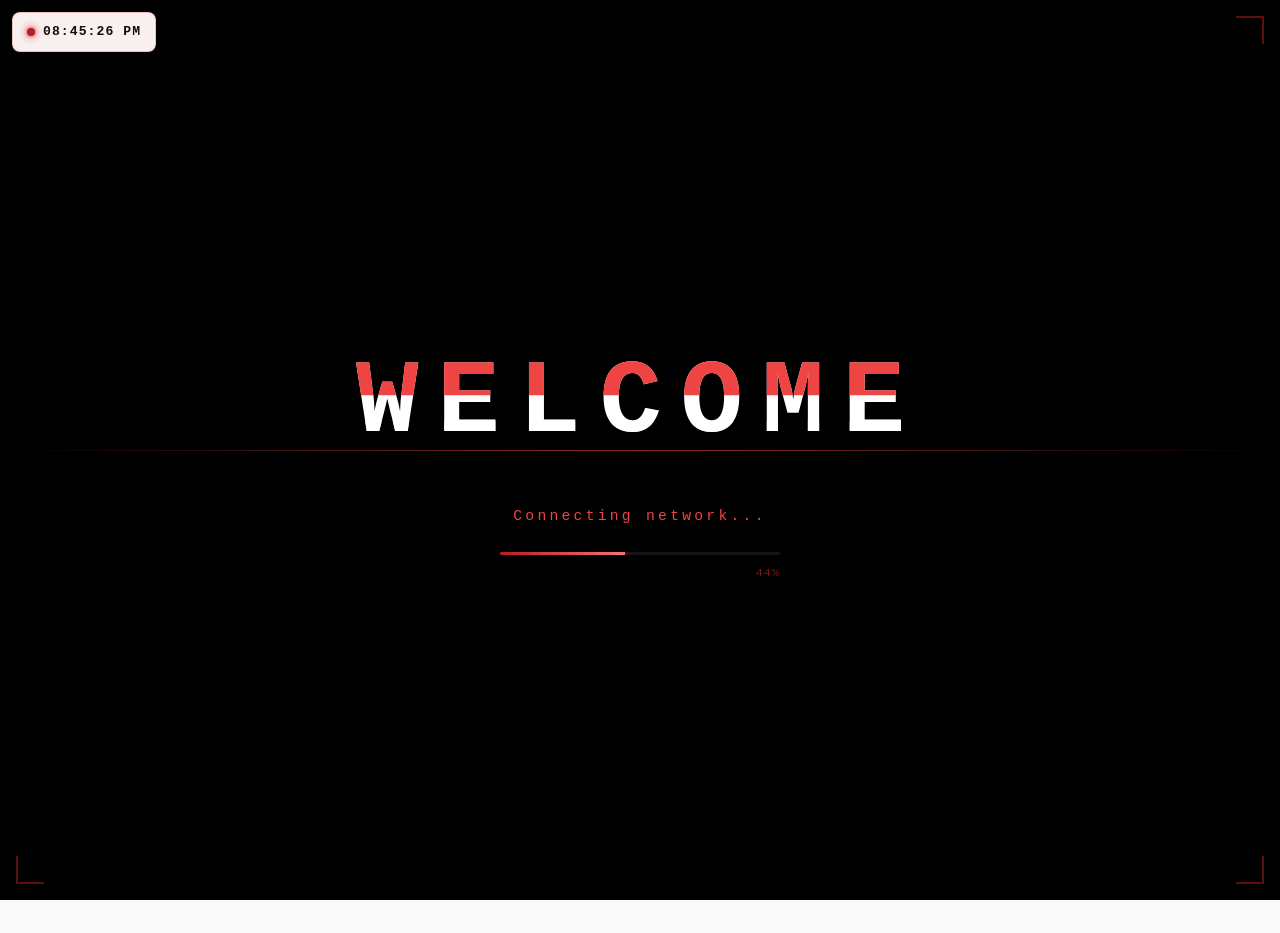
<file: index.html>
<!doctype html>
<html lang="id" data-theme="dark">
  <head>
    <meta charset="UTF-8" />
    <meta name="viewport" content="width=device-width, initial-scale=1.0" />
    <meta http-equiv="X-UA-Compatible" content="IE=edge" />

    <!-- CSP -->
    <meta
      http-equiv="Content-Security-Policy"
      content="default-src 'self';
             script-src 'self' 'unsafe-inline';
             style-src 'self' 'unsafe-inline' https://fonts.googleapis.com https://cdnjs.cloudflare.com;
             font-src 'self' https://fonts.gstatic.com https://cdnjs.cloudflare.com;
             img-src 'self' data: blob: *;
             media-src 'self' data: blob: *;
             connect-src 'self';"
    />

    <!-- SEO -->
    <title>TKJ XI-9 - Beranda | SMK Muhammadiyah Belitang</title>
    <meta
      name="description"
      content="TKJ XI-9 - Beranda | Teknik Komputer Jaringan SMK Muhammadiyah Belitang. Solid, Kreatif, dan Berdedikasi Tanpa Batas dalam menguasai teknologi digital."
    />
    <meta
      name="keywords"
      content="TKJ, XI-9, SMK Muhammadiyah Belitang, Teknik Komputer Jaringan, kelas TKJ"
    />
    <meta name="robots" content="index, follow" />
    <link rel="canonical" href="./index.html" />

    <!-- Open Graph -->
    <meta property="og:type" content="website" />
    <meta
      property="og:title"
      content="TKJ XI-9 - Beranda | SMK Muhammadiyah Belitang"
    />
    <meta
      property="og:description"
      content="Kelas Teknik Komputer Jaringan yang solid, kreatif, dan berdedikasi. Komunitas pejuang digital SMK Muhammadiyah Belitang."
    />
    <meta
      property="og:image"
      content="https://picsum.photos/seed/tkj-xi9-og/1200/630"
    />
    <meta property="og:url" content="./index.html" />
    <meta property="og:locale" content="id_ID" />

    <!-- Twitter Card -->
    <meta name="twitter:card" content="summary_large_image" />
    <meta
      name="twitter:title"
      content="TKJ XI-9 - Beranda | SMK Muhammadiyah Belitang"
    />
    <meta
      name="twitter:description"
      content="Kelas Teknik Komputer Jaringan SMK Muhammadiyah Belitang"
    />
    <meta
      name="twitter:image"
      content="https://picsum.photos/seed/tkj-xi9-og/1200/630"
    />

    <!-- PWA -->
    <link rel="manifest" href="./others/manifest.json" />
    <meta name="theme-color" content="#0f0a0a" />
    <meta name="apple-mobile-web-app-capable" content="yes" />
    <meta
      name="apple-mobile-web-app-status-bar-style"
      content="black-translucent"
    />

    <!-- Favicon (inline SVG) -->
    <link
      rel="icon"
      href="data:image/svg+xml,<svg xmlns='http://www.w3.org/2000/svg' viewBox='0 0 32 32'><rect width='32' height='32' rx='6' fill='%23b91c1c'/><text x='50%' y='55%' dominant-baseline='middle' text-anchor='middle' font-family='monospace' font-weight='700' font-size='13' fill='white'>TKJ</text></svg>"
    />

    <!-- Fonts Preload -->
    <link rel="preconnect" href="https://fonts.googleapis.com" />
    <link rel="preconnect" href="https://fonts.gstatic.com" crossorigin />
    <link
      rel="preload"
      as="style"
      href="https://fonts.googleapis.com/css2?family=Fira+Code:wght@400;500;700&family=Rajdhani:wght@500;700&display=swap"
    />
    <link
      rel="stylesheet"
      href="https://fonts.googleapis.com/css2?family=Fira+Code:wght@400;500;700&family=Rajdhani:wght@500;700&display=swap"
      media="print"
      onload="this.media = 'all'"
    />
    <noscript>
      <link
        rel="stylesheet"
        href="https://fonts.googleapis.com/css2?family=Fira+Code:wght@400;500;700&family=Rajdhani:wght@500;700&display=swap"
      />
    </noscript>

    <!-- Font Awesome -->
    <link
      rel="stylesheet"
      href="https://cdnjs.cloudflare.com/ajax/libs/font-awesome/6.5.0/css/all.min.css"
      crossorigin="anonymous"
      referrerpolicy="no-referrer"
    />

    <link rel="stylesheet" href="./style.css" />
    <link rel="stylesheet" href="./animations.css" />
  </head>
  <body>
    <!-- Animated network background -->
    <canvas id="network-canvas"></canvas>

    <!-- SKIP TO CONTENT -->
    <a class="skip-link" href="#main-content">Lewati ke konten utama</a>

    <!-- PAGE PROGRESS (link navigation) -->
    <div id="page-progress" aria-hidden="true"></div>
    <!-- SCROLL PROGRESS (top thin bar) -->
    <div id="scroll-progress" aria-hidden="true"></div>

    <!-- INTRO -->
    <div
      id="intro"
      role="dialog"
      aria-label="Layar pembuka TKJ XI-9"
      aria-modal="true"
    >
      <div class="intro-grid" aria-hidden="true"></div>
      <div class="intro-scan" aria-hidden="true"></div>
      <div class="intro-corners" aria-hidden="true">
        <div class="c c-tl"></div>
        <div class="c c-tr"></div>
        <div class="c c-bl"></div>
        <div class="c c-br"></div>
      </div>
      <div class="intro-body">
        <div class="intro-word" data-text="WELCOME" aria-hidden="true">
          WELCOME
        </div>
        <div class="intro-sub" id="intro-sub" aria-live="polite">
          Initializing TKJ XI-9...
        </div>
        <div class="intro-bar-wrap" aria-hidden="true">
          <div
            class="intro-bar"
            id="intro-bar"
            role="progressbar"
            aria-valuemin="0"
            aria-valuemax="100"
            aria-valuenow="0"
          ></div>
        </div>
        <div class="intro-pct" id="intro-pct" aria-hidden="true">0%</div>
      </div>
    </div>

    <!-- TOP BAR -->
    <header class="top-bar" role="banner">
      <div class="top-bar-brand">
        <img
          id="brand-logo"
          src="./assets/logo/logo-utama.svg"
          alt="Logo TKJ XI-9"
          class="brand-badge brand-logo"
          role="button"
          tabindex="0"
          aria-label="Klik untuk memperbesar logo"
        />
        <div>
          <div class="brand-name">TKJ XI-9</div>
          <div class="brand-year mono">2025/2026</div>
        </div>
      </div>
      <div class="top-bar-actions">
        <!-- Theme toggle & hamburger will be placed here by JS -->
      </div>
    </header>

    <!-- MAIN -->
    <main id="main-content">
      <!-- Hero -->
      <section class="hero" aria-label="Selamat datang di TKJ XI-9">
        <div class="hero-noise" aria-hidden="true"></div>
        <div class="hero-floats" aria-hidden="true">
          <div class="float-icon fi1"><i class="fas fa-network-wired"></i></div>
          <div class="float-icon fi2"><i class="fas fa-code"></i></div>
          <div class="float-icon fi3"><i class="fas fa-shield-halved"></i></div>
          <div class="float-icon fi4"><i class="fas fa-microchip"></i></div>
          <div class="float-icon fi5"><i class="fas fa-terminal"></i></div>
          <div class="float-icon fi6"><i class="fas fa-server"></i></div>
        </div>
        <div class="hero-content">
          <div class="hero-eyebrow">Teknik Komputer &amp; Jaringan</div>
          <h1 class="hero-title">
            Kelas <span class="hl">XI-9</span><br />Yang Beda.
          </h1>
          <p
            class="hero-desc"
            id="hero-slogan"
            aria-live="polite"
            data-fallback="Komunitas pejuang digital yang siap menguasai jaringan, keamanan siber, dan teknologi masa depan dengan semangat dan kompetensi nyata."
          >
            Komunitas pejuang digital yang siap menguasai jaringan, keamanan
            siber, dan teknologi masa depan dengan semangat dan kompetensi
            nyata.
          </p>
          <div class="hero-cta">
            <a href="./page/about.html" class="btn btn-primary"
              >Kenali Kami <i class="fas fa-arrow-right" aria-hidden="true"></i
            ></a>
            <a href="./page/members.html" class="btn btn-outline"
              >Lihat Anggota</a
            >
          </div>
        </div>
      </section>

      <!-- Footer -->
      <footer class="footer-strip container" role="contentinfo">
        <div class="footer-top">
          <div class="footer-copy">
            © <span class="footer-year hl"></span> TKJ XI-9 · SMK Muhammadiyah
            Belitang
          </div>
          <div class="footer-links">
            <a href="./page/tkj.html">Info TKJ</a>
            <a href="./page/about.html">Tentang</a>
            <a href="./page/statistics.html">Statistik</a>
            <a href="./page/404.html">404</a>
            <a href="./page/offline.html">Offline</a>
          </div>
        </div>
        <div class="footer-social" aria-label="Sosial media kami"></div>
        <div style="display: flex; justify-content: flex-end">
          <button id="replay-intro-btn" aria-label="Putar ulang intro">
            <i class="fas fa-rotate-right" aria-hidden="true"></i> Replay Intro
          </button>
        </div>
      </footer>
    </main>

    <!-- BACK TO TOP -->
    <button id="back-to-top" aria-label="Kembali ke atas">
      <i class="fas fa-chevron-up" aria-hidden="true"></i>
    </button>

    <!-- Logo Lightbox -->
    <div
      id="logo-lightbox"
      class="logo-lightbox"
      role="dialog"
      aria-modal="true"
      aria-label="Logo TKJ XI-9 diperbesar"
    >
      <button
        class="logo-lightbox-close"
        id="logo-lightbox-close"
        aria-label="Tutup logo"
      >
        <i class="fas fa-times" aria-hidden="true"></i>
      </button>
      <img
        id="logo-lightbox-img"
        src="./assets/logo/logo-utama.svg"
        alt="Logo TKJ XI-9"
      />
    </div>

    <script src="./settings.js"></script>
    <script src="./index.js"></script>
  </body>
</html>
</file>
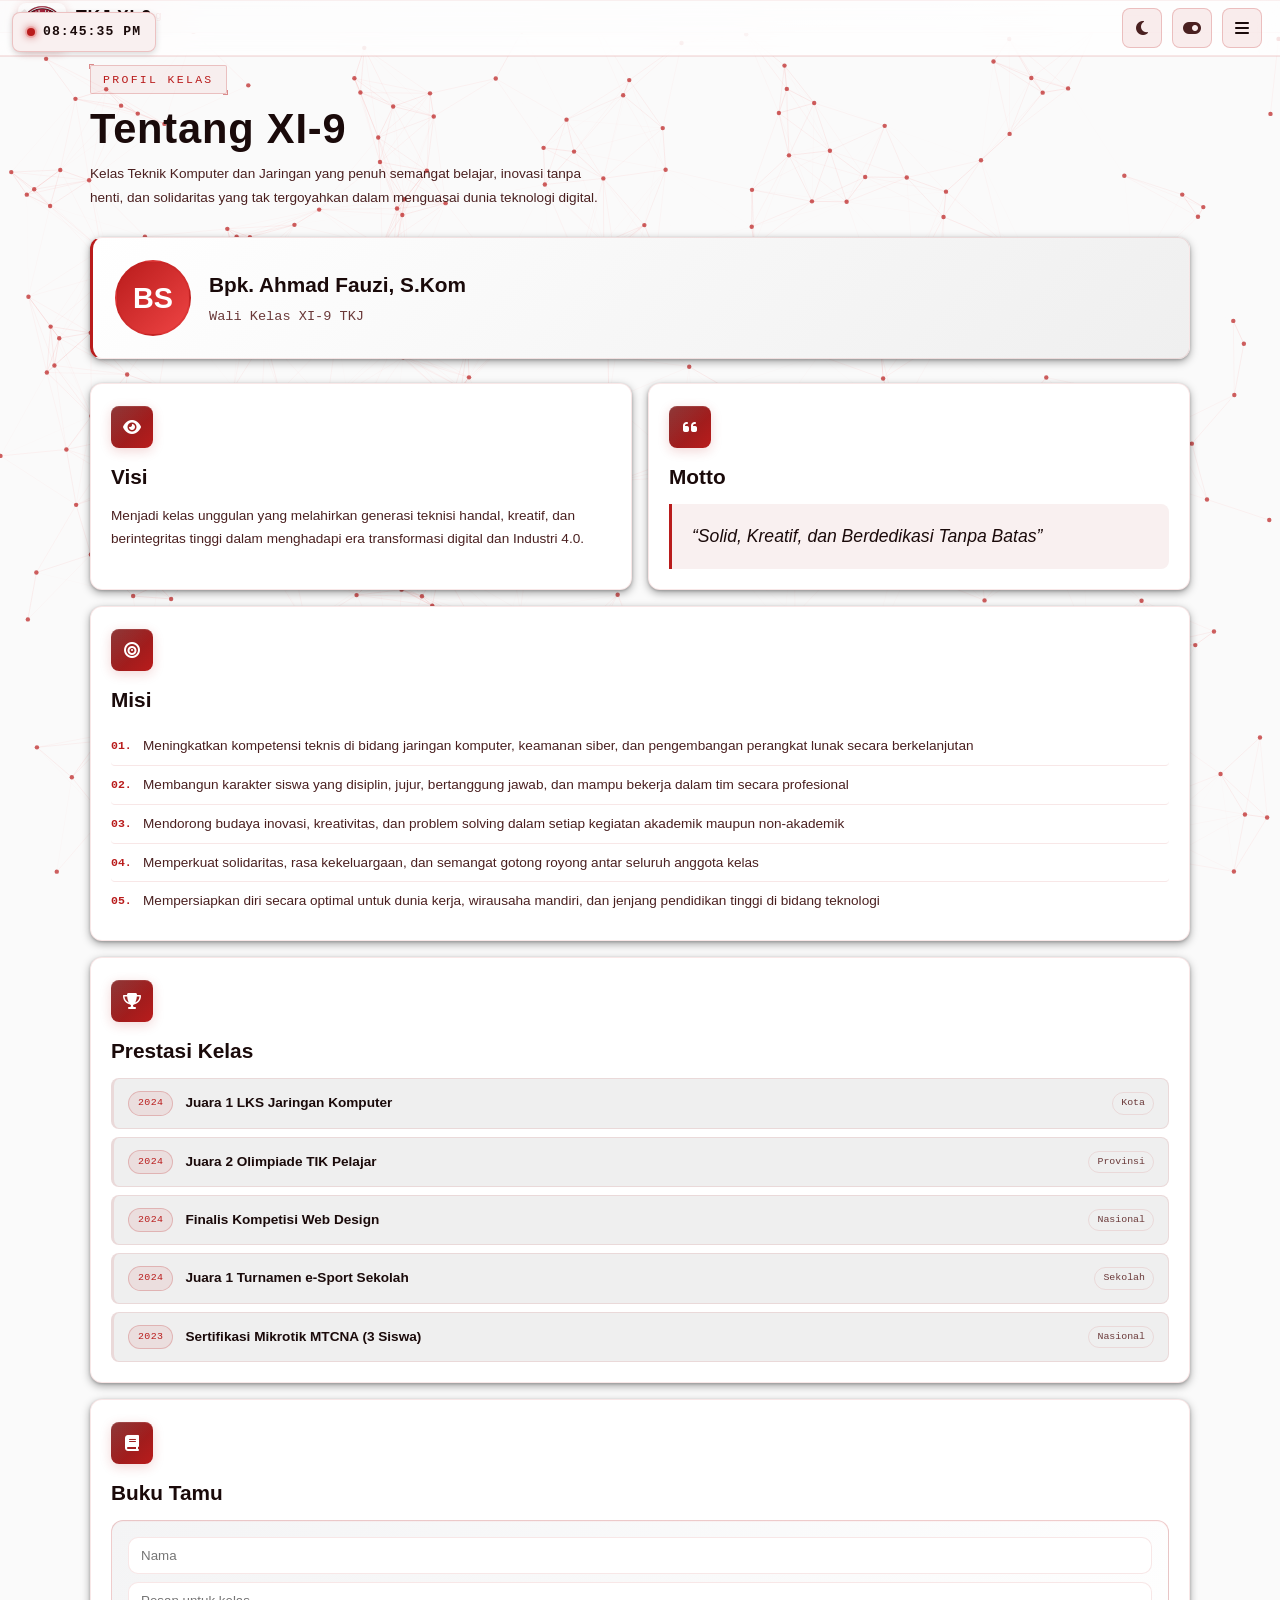
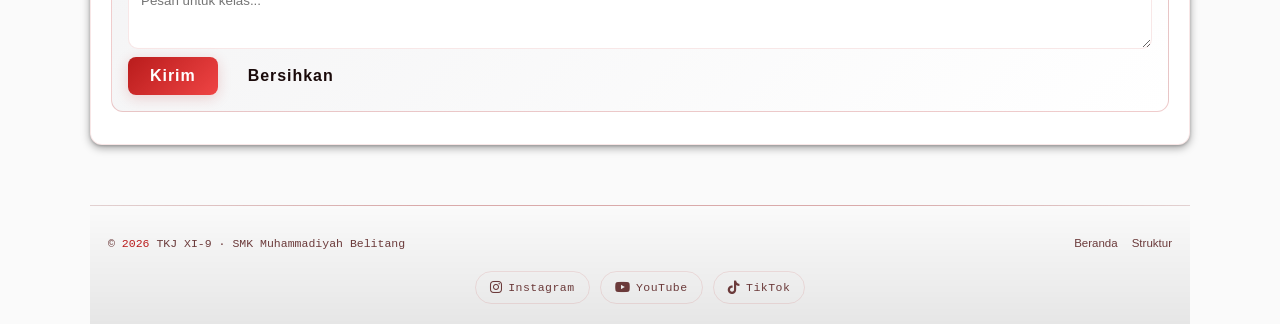
<file: page/about.html>
<!doctype html>
<html lang="id" data-theme="dark">
  <head>
    <meta charset="UTF-8" />
    <meta name="viewport" content="width=device-width, initial-scale=1.0" />
    <meta http-equiv="X-UA-Compatible" content="IE=edge" />

    <meta
      http-equiv="Content-Security-Policy"
      content="default-src 'self';
             script-src 'self' 'unsafe-inline';
             style-src 'self' 'unsafe-inline' https://fonts.googleapis.com https://cdnjs.cloudflare.com;
             font-src 'self' https://fonts.gstatic.com https://cdnjs.cloudflare.com;
             img-src 'self' data: blob: *;
             media-src 'self' data: blob: *;
             connect-src 'self';"
    />

    <title>TKJ XI-9 - Tentang Kami | SMK Muhammadiyah Belitang</title>
    <meta
      name="description"
      content="TKJ XI-9 - Tentang Kami | Kelas Teknik Komputer Jaringan. Kenali visi, misi, motto, dan profil wali kelas TKJ XI-9 SMK Muhammadiyah Belitang."
    />
    <meta name="robots" content="index, follow" />
    <link rel="canonical" href="./about.html" />

    <meta property="og:type" content="website" />
    <meta
      property="og:title"
      content="TKJ XI-9 - Tentang Kami | SMK Muhammadiyah Belitang"
    />
    <meta
      property="og:description"
      content="Kenali visi, misi, motto, dan profil kelas TKJ XI-9 SMK Muhammadiyah Belitang."
    />
    <meta
      property="og:image"
      content="https://picsum.photos/seed/tkj-xi9-og/1200/630"
    />
    <meta property="og:url" content="./about.html" />

    <link rel="manifest" href="../others/manifest.json" />
    <meta name="theme-color" content="#0f0a0a" />

    <link
      rel="icon"
      href="data:image/svg+xml,<svg xmlns='http://www.w3.org/2000/svg' viewBox='0 0 32 32'><rect width='32' height='32' rx='6' fill='%23b91c1c'/><text x='50%' y='55%' dominant-baseline='middle' text-anchor='middle' font-family='monospace' font-weight='700' font-size='13' fill='white'>TKJ</text></svg>"
    />

    <link rel="preconnect" href="https://fonts.googleapis.com" />
    <link rel="preconnect" href="https://fonts.gstatic.com" crossorigin />
    <link
      rel="preload"
      as="style"
      href="https://fonts.googleapis.com/css2?family=Fira+Code:wght@400;500;700&family=Rajdhani:wght@500;700&display=swap"
    />
    <link
      rel="stylesheet"
      href="https://fonts.googleapis.com/css2?family=Fira+Code:wght@400;500;700&family=Rajdhani:wght@500;700&display=swap"
      media="print"
      onload="this.media = 'all'"
    />
    <noscript
      ><link
        rel="stylesheet"
        href="https://fonts.googleapis.com/css2?family=Fira+Code:wght@400;500;700&family=Rajdhani:wght@500;700&display=swap"
    /></noscript>

    <link
      rel="stylesheet"
      href="https://cdnjs.cloudflare.com/ajax/libs/font-awesome/6.5.0/css/all.min.css"
      crossorigin="anonymous"
      referrerpolicy="no-referrer"
    />
    <link rel="stylesheet" href="../style.css" />
    <link rel="stylesheet" href="../animations.css" />
  </head>
  <body>
    <!-- Animated network background -->
    <canvas id="network-canvas"></canvas>

    <a class="skip-link" href="#main-content">Lewati ke konten utama</a>
    <div id="page-progress" aria-hidden="true"></div>

    <header class="top-bar" role="banner">
      <div class="top-bar-brand">
        <a href="../index.html" aria-label="TKJ XI-9 — Beranda">
          <img
            id="brand-logo"
            src="../assets/logo/logo-utama.svg"
            alt="Logo TKJ XI-9"
            class="brand-badge brand-logo"
            role="button"
            tabindex="0"
            aria-label="Klik untuk memperbesar logo"
          />
          <div>
            <div class="brand-name">TKJ XI-9</div>
            <div class="brand-year mono">2025/2026</div>
          </div>
        </a>
      </div>
      <div class="top-bar-actions">
        <!-- Theme toggle & hamburger will be placed here by JS -->
      </div>
    </header>

    <!-- Breadcrumb -->
    <nav class="breadcrumb" aria-label="Breadcrumb">
      <a href="../index.html"
        ><i class="fas fa-house" aria-hidden="true"></i> Beranda</a
      >
      <i class="fas fa-chevron-right" aria-hidden="true"></i>
      <span class="bc-current" aria-current="page">Tentang</span>
    </nav>

    <main class="page container" id="main-content">
      <div class="sec-head">
        <div class="sec-tag">Profil Kelas</div>
        <h1 class="sec-title">Tentang XI-9</h1>
        <p class="sec-desc" id="kelas-desc"></p>
      </div>

      <!-- Wali Kelas -->
      <div
        class="wali-card reveal"
        id="wali-card"
        style="--d: 0s"
        aria-label="Profil Wali Kelas"
      >
        <div class="avatar lg avatar-ring" aria-hidden="true"></div>
        <div class="wali-info">
          <h3 class="wali-name">—</h3>
          <p class="wali-pos mono">Wali Kelas XI-9 TKJ</p>
        </div>
      </div>

      <div class="about-grid">
        <!-- Visi -->
        <div class="card about-card card-accent-top reveal" style="--d: 0.08s">
          <div class="icon-box" aria-hidden="true">
            <i class="fas fa-eye"></i>
          </div>
          <h3>Visi</h3>
          <p id="visi-text"></p>
        </div>

        <!-- Motto -->
        <div class="card about-card card-accent-top reveal" style="--d: 0.16s">
          <div class="icon-box" aria-hidden="true">
            <i class="fas fa-quote-left"></i>
          </div>
          <h3>Motto</h3>
          <blockquote class="motto-box" id="motto-text"></blockquote>
        </div>

        <!-- Misi -->
        <div
          class="card about-card card-accent-top full reveal"
          style="--d: 0.24s"
        >
          <div class="icon-box" aria-hidden="true">
            <i class="fas fa-bullseye"></i>
          </div>
          <h3>Misi</h3>
          <ul
            class="misi-list"
            id="misi-list"
            aria-label="Daftar misi kelas"
          ></ul>
        </div>

        <!-- Prestasi (FIX: sebelumnya data G.prestasi tidak pernah dirender) -->
        <div
          class="card about-card card-accent-top full reveal"
          style="--d: 0.32s"
        >
          <div class="icon-box" aria-hidden="true">
            <i class="fas fa-trophy"></i>
          </div>
          <h3>Prestasi Kelas</h3>
          <div
            class="prestasi-list"
            id="prestasi-list"
            aria-label="Daftar prestasi kelas TKJ XI-9"
          ></div>
        </div>

        <!-- Buku Tamu (Guestbook) -->
        <div
          class="card about-card card-accent-top full reveal"
          style="--d: 0.4s"
        >
          <div class="icon-box" aria-hidden="true">
            <i class="fas fa-book"></i>
          </div>
          <h3>Buku Tamu</h3>
          <form
            id="guestbook-form"
            style="
              display: flex;
              flex-direction: column;
              gap: 8px;
              margin-top: 8px;
            "
          >
            <input
              id="guest-name"
              class="input"
              placeholder="Nama"
              required
              aria-label="Nama"
            />
            <textarea
              id="guest-msg"
              class="input"
              placeholder="Pesan untuk kelas..."
              rows="3"
              required
              aria-label="Pesan"
            ></textarea>
            <div style="display: flex; gap: 8px">
              <button type="submit" class="btn btn-primary">Kirim</button>
              <button type="button" id="guest-clear" class="btn">
                Bersihkan
              </button>
            </div>
          </form>
          <div
            id="guestbook-list"
            style="
              margin-top: 12px;
              display: flex;
              flex-direction: column;
              gap: 8px;
            "
          ></div>
        </div>
      </div>
    </main>

    <footer class="footer-strip container" role="contentinfo">
      <div class="footer-top">
        <div class="footer-copy">
          © <span class="footer-year hl"></span> TKJ XI-9 · SMK Muhammadiyah
          Belitang
        </div>
        <div class="footer-links">
          <a href="../index.html">Beranda</a>
          <a href="structure.html">Struktur</a>
        </div>
      </div>
      <div class="footer-social" aria-label="Sosial media kami"></div>
    </footer>

    <button id="back-to-top" aria-label="Kembali ke atas">
      <i class="fas fa-chevron-up" aria-hidden="true"></i>
    </button>

    <!-- Logo Lightbox -->
    <div
      id="logo-lightbox"
      class="logo-lightbox"
      role="dialog"
      aria-modal="true"
      aria-label="Logo TKJ XI-9 diperbesar"
    >
      <button
        class="logo-lightbox-close"
        id="logo-lightbox-close"
        aria-label="Tutup logo"
      >
        <i class="fas fa-times" aria-hidden="true"></i>
      </button>
      <img
        id="logo-lightbox-img"
        src="../assets/logo/logo-utama.svg"
        alt="Logo TKJ XI-9"
      />
    </div>

    <script src="../settings.js"></script>
    <script src="../index.js"></script>
  </body>
</html>
</file>
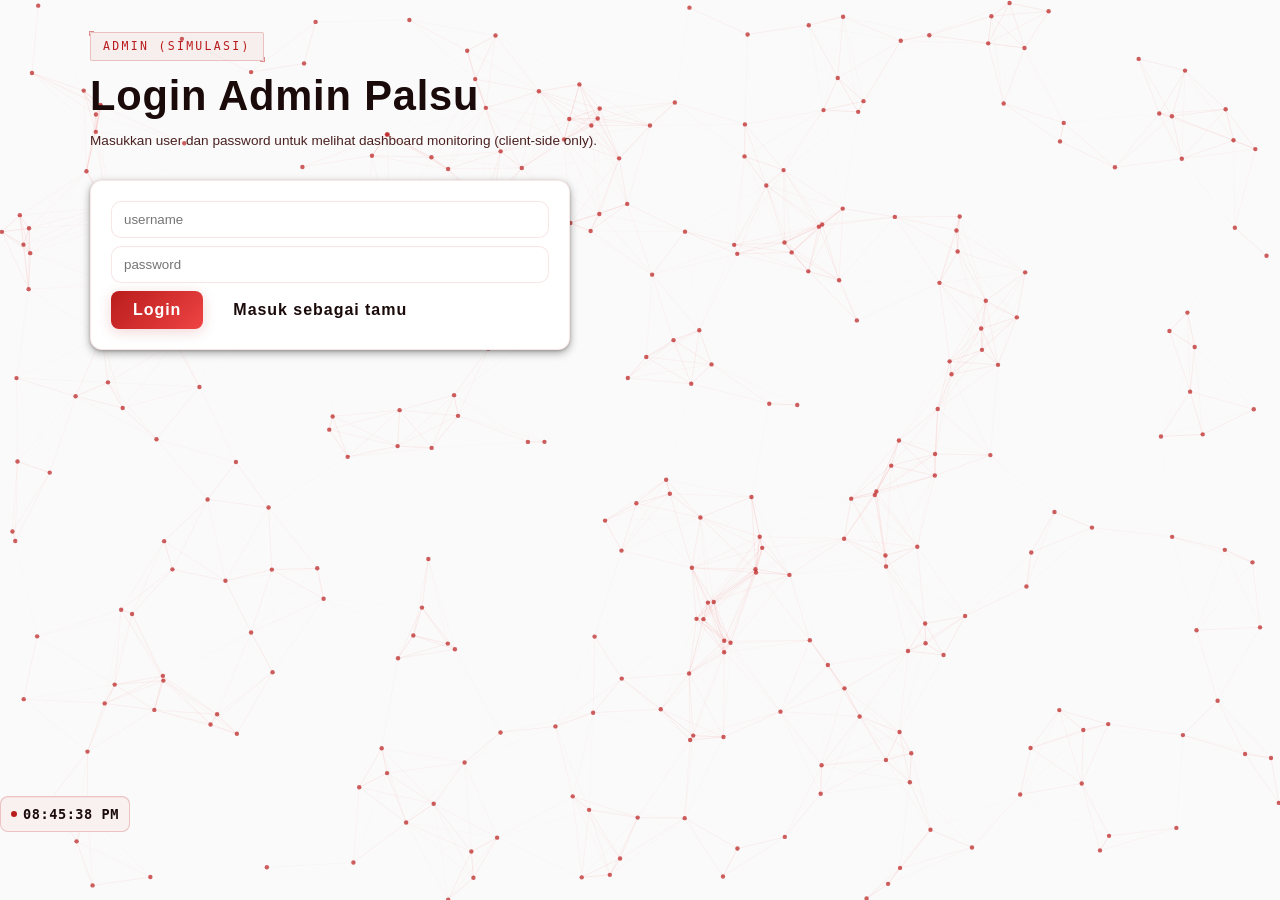
<file: page/admin.html>
<!doctype html>
<html lang="id" data-theme="dark">
  <head>
    <meta charset="UTF-8" />
    <meta name="viewport" content="width=device-width, initial-scale=1.0" />
    <meta http-equiv="X-UA-Compatible" content="IE=edge" />
    <meta
      http-equiv="Content-Security-Policy"
      content="default-src 'self';
             script-src 'self' 'unsafe-inline';
             style-src 'self' 'unsafe-inline' https://fonts.googleapis.com https://cdnjs.cloudflare.com;
             font-src 'self' https://fonts.gstatic.com https://cdnjs.cloudflare.com;
             img-src 'self' data: blob: *;
             media-src 'self' data: blob: *;
             connect-src 'self';"
    />
    <title>Admin — TKJ XI-9 (Simulasi)</title>
    <link rel="stylesheet" href="../style.css" />
  </head>
  <body>
    <!-- Animated network background -->
    <canvas id="network-canvas"></canvas>

    <main class="page container" id="main-content">
      <div class="sec-head">
        <div class="sec-tag">Admin (Simulasi)</div>
        <h1 class="sec-title">Login Admin Palsu</h1>
        <p class="sec-desc">
          Masukkan user dan password untuk melihat dashboard monitoring
          (client-side only).
        </p>
      </div>

      <div class="card" style="max-width: 480px">
        <form
          id="admin-login"
          style="display: flex; flex-direction: column; gap: 8px"
        >
          <input
            id="admin-user"
            class="input"
            placeholder="username"
            required
          />
          <input
            id="admin-pass"
            class="input"
            placeholder="password"
            type="password"
            required
          />
          <div style="display: flex; gap: 8px">
            <button class="btn btn-primary">Login</button>
            <button id="admin-guest" type="button" class="btn">
              Masuk sebagai tamu
            </button>
          </div>
        </form>
      </div>

      <div id="admin-dashboard" style="margin-top: 18px; display: none">
        <div class="card" style="padding: 18px">
          <h3>Dashboard Monitoring</h3>
          <div
            id="admin-stats"
            style="
              display: grid;
              grid-template-columns: repeat(auto-fit, minmax(160px, 1fr));
              gap: 12px;
              margin-top: 12px;
            "
          ></div>
        </div>
      </div>
    </main>

    <script src="../settings.js"></script>
    <script src="../index.js"></script>
  </body>
</html>
</file>
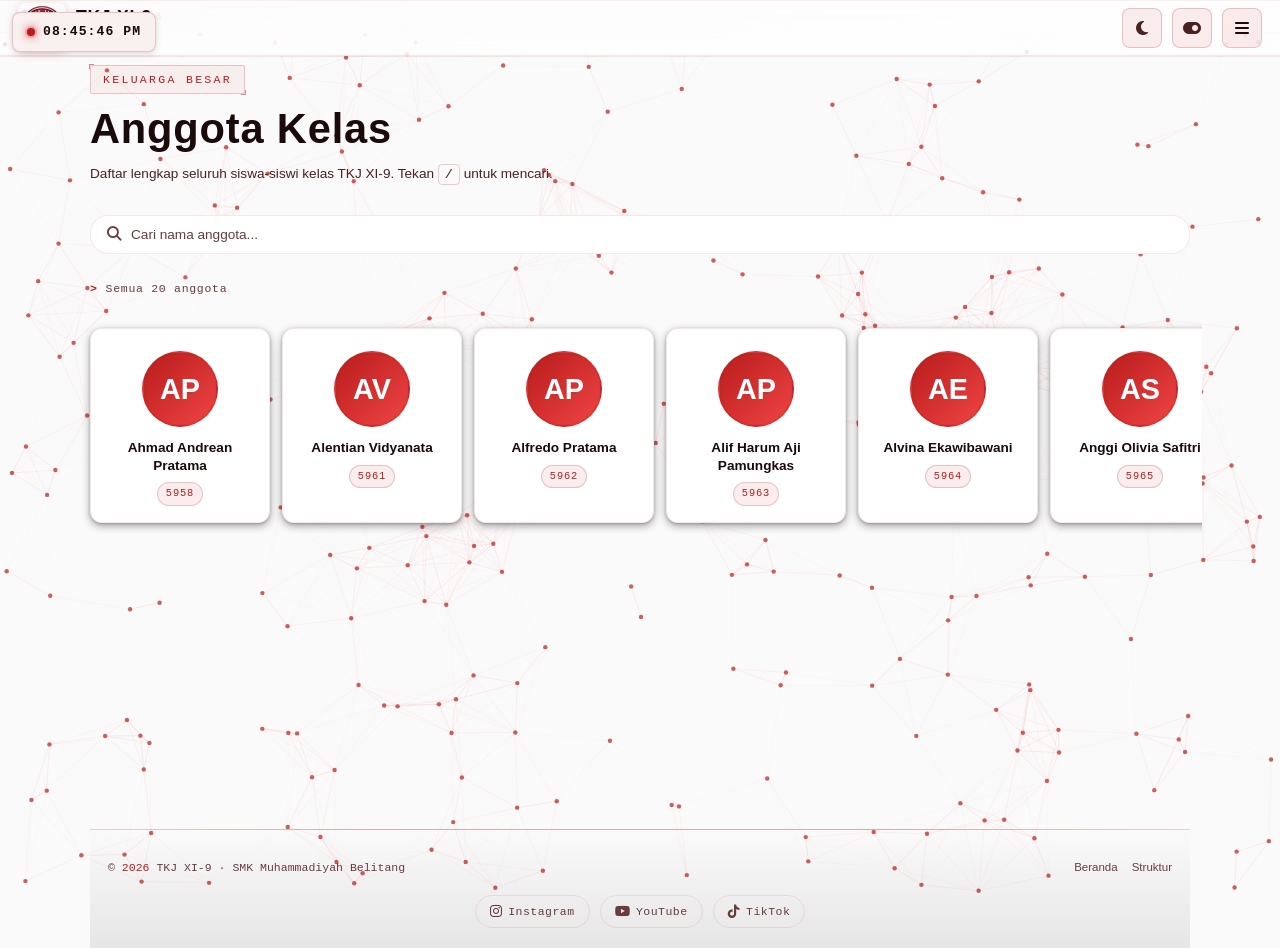
<file: page/members.html>
<!doctype html>
<html lang="id" data-theme="dark">
  <head>
    <meta charset="UTF-8" />
    <meta name="viewport" content="width=device-width, initial-scale=1.0" />
    <meta http-equiv="X-UA-Compatible" content="IE=edge" />

    <meta
      http-equiv="Content-Security-Policy"
      content="default-src 'self';
             script-src 'self' 'unsafe-inline';
             style-src 'self' 'unsafe-inline' https://fonts.googleapis.com https://cdnjs.cloudflare.com;
             font-src 'self' https://fonts.gstatic.com https://cdnjs.cloudflare.com;
             img-src 'self' data: blob: *;
             media-src 'self' data: blob: *;
             connect-src 'self';"
    />

    <title>TKJ XI-9 - Anggota Kelas | SMK Muhammadiyah Belitang</title>
    <meta
      name="description"
      content="TKJ XI-9 - Anggota Kelas | Kelas Teknik Komputer Jaringan. Daftar lengkap 20 anggota kelas TKJ XI-9 SMK Muhammadiyah Belitang dengan NIS masing-masing."
    />
    <meta name="robots" content="index, follow" />
    <link rel="canonical" href="./members.html" />

    <meta property="og:type" content="website" />
    <meta
      property="og:title"
      content="TKJ XI-9 - Anggota Kelas | SMK Muhammadiyah Belitang"
    />
    <meta
      property="og:description"
      content="Daftar lengkap 20 anggota kelas TKJ XI-9 SMK Muhammadiyah Belitang."
    />
    <meta
      property="og:image"
      content="https://picsum.photos/seed/tkj-xi9-og/1200/630"
    />
    <meta property="og:url" content="./members.html" />

    <link rel="manifest" href="../others/manifest.json" />
    <meta name="theme-color" content="#0f0a0a" />
    <link
      rel="icon"
      href="data:image/svg+xml,<svg xmlns='http://www.w3.org/2000/svg' viewBox='0 0 32 32'><rect width='32' height='32' rx='6' fill='%23b91c1c'/><text x='50%' y='55%' dominant-baseline='middle' text-anchor='middle' font-family='monospace' font-weight='700' font-size='13' fill='white'>TKJ</text></svg>"
    />

    <link rel="preconnect" href="https://fonts.googleapis.com" />
    <link rel="preconnect" href="https://fonts.gstatic.com" crossorigin />
    <link
      rel="preload"
      as="style"
      href="https://fonts.googleapis.com/css2?family=Fira+Code:wght@400;500;700&family=Rajdhani:wght@500;700&display=swap"
    />
    <link
      rel="stylesheet"
      href="https://fonts.googleapis.com/css2?family=Fira+Code:wght@400;500;700&family=Rajdhani:wght@500;700&display=swap"
      media="print"
      onload="this.media = 'all'"
    />
    <noscript
      ><link
        rel="stylesheet"
        href="https://fonts.googleapis.com/css2?family=Fira+Code:wght@400;500;700&family=Rajdhani:wght@500;700&display=swap"
    /></noscript>

    <link
      rel="stylesheet"
      href="https://cdnjs.cloudflare.com/ajax/libs/font-awesome/6.5.0/css/all.min.css"
      crossorigin="anonymous"
      referrerpolicy="no-referrer"
    />
    <link rel="stylesheet" href="../style.css" />
    <link rel="stylesheet" href="../animations.css" />
  </head>
  <body>
    <!-- Animated network background -->
    <canvas id="network-canvas"></canvas>

    <a class="skip-link" href="#main-content">Lewati ke konten utama</a>
    <div id="page-progress" aria-hidden="true"></div>

    <header class="top-bar" role="banner">
      <div class="top-bar-brand">
        <a href="../index.html" aria-label="TKJ XI-9 — Beranda">
          <img
            id="brand-logo"
            src="../assets/logo/logo-utama.svg"
            alt="Logo TKJ XI-9"
            class="brand-badge brand-logo"
            role="button"
            tabindex="0"
            aria-label="Klik untuk memperbesar logo"
          />
          <div>
            <div class="brand-name">TKJ XI-9</div>
            <div class="brand-year mono">2025/2026</div>
          </div>
        </a>
      </div>
      <div class="top-bar-actions">
        <!-- Theme toggle & hamburger will be placed here by JS -->
      </div>
    </header>

    <nav class="breadcrumb" aria-label="Breadcrumb">
      <a href="../index.html"
        ><i class="fas fa-house" aria-hidden="true"></i> Beranda</a
      >
      <i class="fas fa-chevron-right" aria-hidden="true"></i>
      <span class="bc-current" aria-current="page">Anggota</span>
    </nav>

    <main class="page container" id="main-content">
      <div class="sec-head">
        <div class="sec-tag">Keluarga Besar</div>
        <h1 class="sec-title">Anggota Kelas</h1>
        <p class="sec-desc">
          Daftar lengkap seluruh siswa-siswi kelas TKJ XI-9. Tekan
          <kbd
            style="
              font-family: monospace;
              padding: 2px 6px;
              border: 1px solid var(--border-mid);
              border-radius: 4px;
            "
            >/</kbd
          >
          untuk mencari.
        </p>
      </div>

      <!-- Search -->
      <div class="search-wrap" role="search">
        <label for="member-search" class="sr-only">Cari anggota</label>
        <div class="search-bar">
          <i class="fas fa-search" aria-hidden="true"></i>
          <input
            type="search"
            id="member-search"
            placeholder="Cari nama anggota..."
            autocomplete="off"
            aria-label="Cari anggota"
            aria-controls="members-grid"
            spellcheck="false"
          />
          <button
            class="search-clear"
            id="search-clear"
            aria-label="Hapus pencarian"
            type="button"
          >
            <i class="fas fa-times" aria-hidden="true"></i>
          </button>
        </div>
      </div>

      <div
        class="members-count mono"
        id="member-count"
        aria-live="polite"
        aria-atomic="true"
      ></div>
      <div
        class="members-grid"
        id="members-grid"
        aria-label="Daftar anggota kelas"
      ></div>
    </main>

    <!-- Member Detail Modal -->
    <div
      id="member-modal"
      class="lightbox"
      role="dialog"
      aria-modal="true"
      aria-hidden="true"
    >
      <button
        class="lightbox-close"
        id="member-modal-close"
        aria-label="Tutup detail anggota"
      >
        <i class="fas fa-times" aria-hidden="true"></i>
      </button>
      <div class="card" style="max-width: 720px; padding: 18px">
        <div style="display: flex; gap: 12px; align-items: center">
          <div
            id="modal-avatar"
            class="avatar lg avatar-ring"
            aria-hidden="true"
          ></div>
          <div>
            <h3 id="modal-name">—</h3>
            <div id="modal-nis" class="mono" style="color: var(--text-3)"></div>
          </div>
        </div>
        <div
          id="modal-desc"
          style="margin-top: 12px; color: var(--text-2)"
        ></div>
        <div
          id="modal-social"
          style="margin-top: 12px; display: flex; gap: 8px"
        ></div>
      </div>
    </div>
    <footer class="footer-strip container" role="contentinfo">
      <div class="footer-top">
        <div class="footer-copy">
          © <span class="footer-year hl"></span> TKJ XI-9 · SMK Muhammadiyah
          Belitang
        </div>
        <div class="footer-links">
          <a href="../index.html">Beranda</a>
          <a href="structure.html">Struktur</a>
        </div>
      </div>
      <div class="footer-social" aria-label="Sosial media kami"></div>
    </footer>

    <button id="back-to-top" aria-label="Kembali ke atas">
      <i class="fas fa-chevron-up" aria-hidden="true"></i>
    </button>

    <!-- Logo Lightbox -->
    <div
      id="logo-lightbox"
      class="logo-lightbox"
      role="dialog"
      aria-modal="true"
      aria-label="Logo TKJ XI-9 diperbesar"
    >
      <button
        class="logo-lightbox-close"
        id="logo-lightbox-close"
        aria-label="Tutup logo"
      >
        <i class="fas fa-times" aria-hidden="true"></i>
      </button>
      <img
        id="logo-lightbox-img"
        src="../assets/logo/logo-utama.svg"
        alt="Logo TKJ XI-9"
      />
    </div>

    <script src="../settings.js"></script>
    <script src="../index.js"></script>
  </body>
</html>
</file>
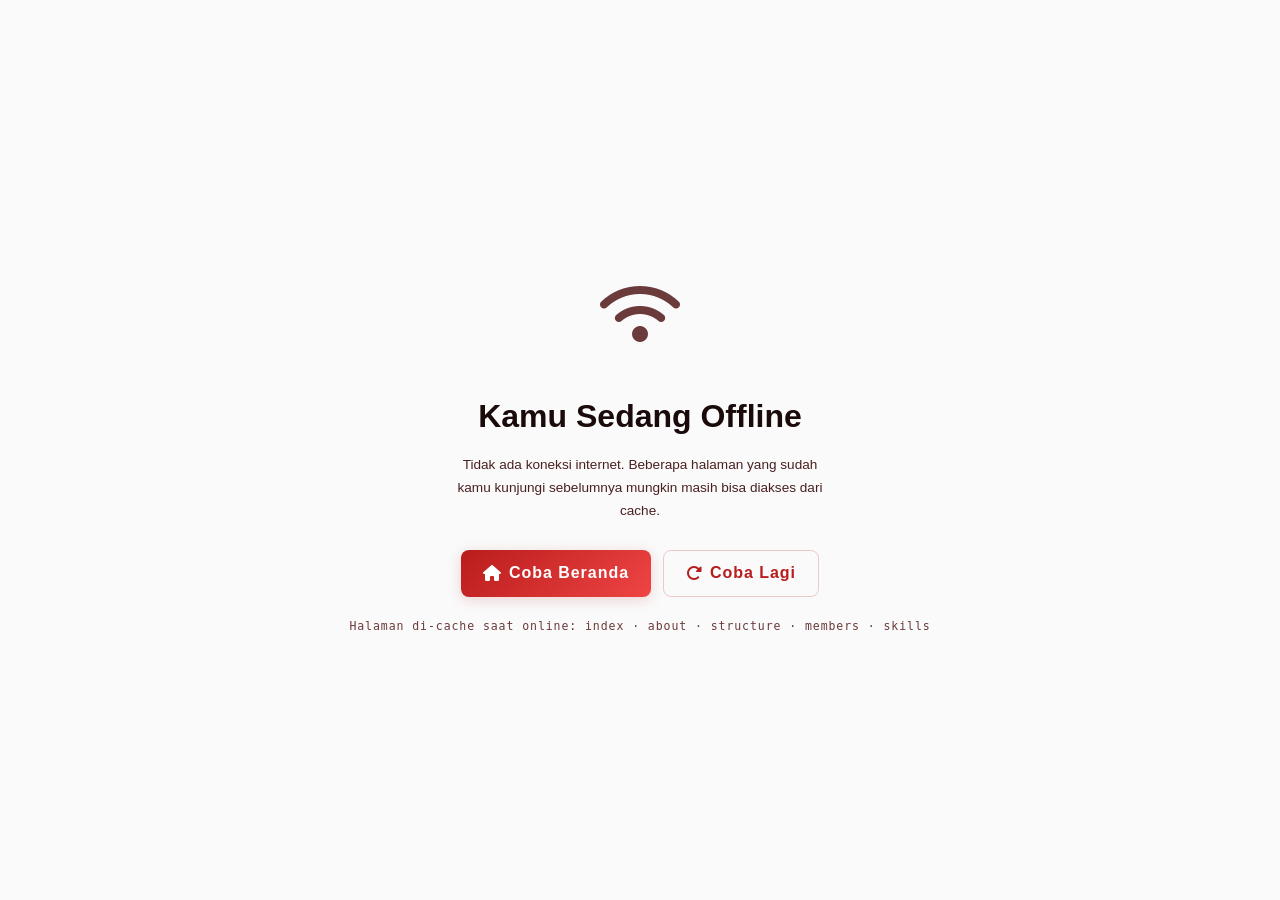
<file: page/offline.html>
<!doctype html>
<html lang="id" data-theme="dark">
  <head>
    <meta charset="UTF-8" />
    <meta name="viewport" content="width=device-width, initial-scale=1.0" />
    <meta http-equiv="X-UA-Compatible" content="IE=edge" />

    <meta
      http-equiv="Content-Security-Policy"
      content="default-src 'self';
             script-src 'self' 'unsafe-inline';
             style-src 'self' 'unsafe-inline' https://fonts.googleapis.com https://cdnjs.cloudflare.com;
             font-src 'self' https://fonts.gstatic.com https://cdnjs.cloudflare.com;
             img-src 'self' data: blob: *;
             media-src 'self' data: blob: *;
             connect-src 'self';"
    />

    <title>Offline — TKJ XI-9</title>
    <meta name="robots" content="noindex, nofollow" />
    <link
      rel="icon"
      href="data:image/svg+xml,<svg xmlns='http://www.w3.org/2000/svg' viewBox='0 0 32 32'><rect width='32' height='32' rx='6' fill='%23b91c1c'/><text x='50%' y='55%' dominant-baseline='middle' text-anchor='middle' font-family='monospace' font-weight='700' font-size='13' fill='white'>TKJ</text></svg>"
    />
    <link rel="preconnect" href="https://fonts.googleapis.com" />
    <link rel="preconnect" href="https://fonts.gstatic.com" crossorigin />
    <link
      rel="stylesheet"
      href="https://fonts.googleapis.com/css2?family=Fira+Code:wght@400;700&family=Rajdhani:wght@500;700&display=swap"
    />
    <link
      rel="stylesheet"
      href="https://cdnjs.cloudflare.com/ajax/libs/font-awesome/6.5.0/css/all.min.css"
      crossorigin="anonymous"
      referrerpolicy="no-referrer"
    />
    <link rel="stylesheet" href="../style.css" />
    <script>
      (function () {
        const t = localStorage.getItem("tkj-theme") || "dark";
        document.documentElement.setAttribute("data-theme", t);
      })();
    </script>
    <style>
      body {
        min-height: 100vh;
        display: flex;
        flex-direction: column;
        align-items: center;
        justify-content: center;
        padding: 32px 24px;
        text-align: center;
      }
      .ol-icon {
        font-size: 4rem;
        color: var(--text-3);
        animation: pulse 2s ease-in-out infinite;
        margin-bottom: 20px;
      }
      @keyframes pulse {
        0%,
        100% {
          opacity: 1;
        }
        50% {
          opacity: 0.35;
        }
      }
      .ol-title {
        font-family: "Rajdhani", sans-serif;
        font-size: var(--text-2xl);
        font-weight: 700;
        color: var(--text-1);
        margin-bottom: 10px;
      }
      .ol-desc {
        font-size: var(--text-sm);
        color: var(--text-2);
        line-height: 1.7;
        max-width: 380px;
        margin: 0 auto 28px;
      }
      .ol-info {
        font-family: "Fira Code", monospace;
        font-size: var(--text-xs);
        color: var(--text-3);
        margin-top: 20px;
        letter-spacing: 0.08em;
      }
    </style>
  </head>
  <body>
    <!-- Animated network background -->
    <canvas id="network-canvas"></canvas>

    <div class="ol-icon" aria-hidden="true"><i class="fas fa-wifi"></i></div>
    <h1 class="ol-title">Kamu Sedang Offline</h1>
    <p class="ol-desc">
      Tidak ada koneksi internet. Beberapa halaman yang sudah kamu kunjungi
      sebelumnya mungkin masih bisa diakses dari cache.
    </p>
    <div
      style="display: flex; gap: 12px; justify-content: center; flex-wrap: wrap"
    >
      <a href="../index.html" class="btn btn-primary">
        <i class="fas fa-house" aria-hidden="true"></i> Coba Beranda
      </a>
      <button class="btn btn-outline" onclick="window.location.reload()">
        <i class="fas fa-rotate-right" aria-hidden="true"></i> Coba Lagi
      </button>
    </div>
    <p class="ol-info">
      Halaman di-cache saat online: index · about · structure · members · skills
    </p>
  </body>
</html>
</file>
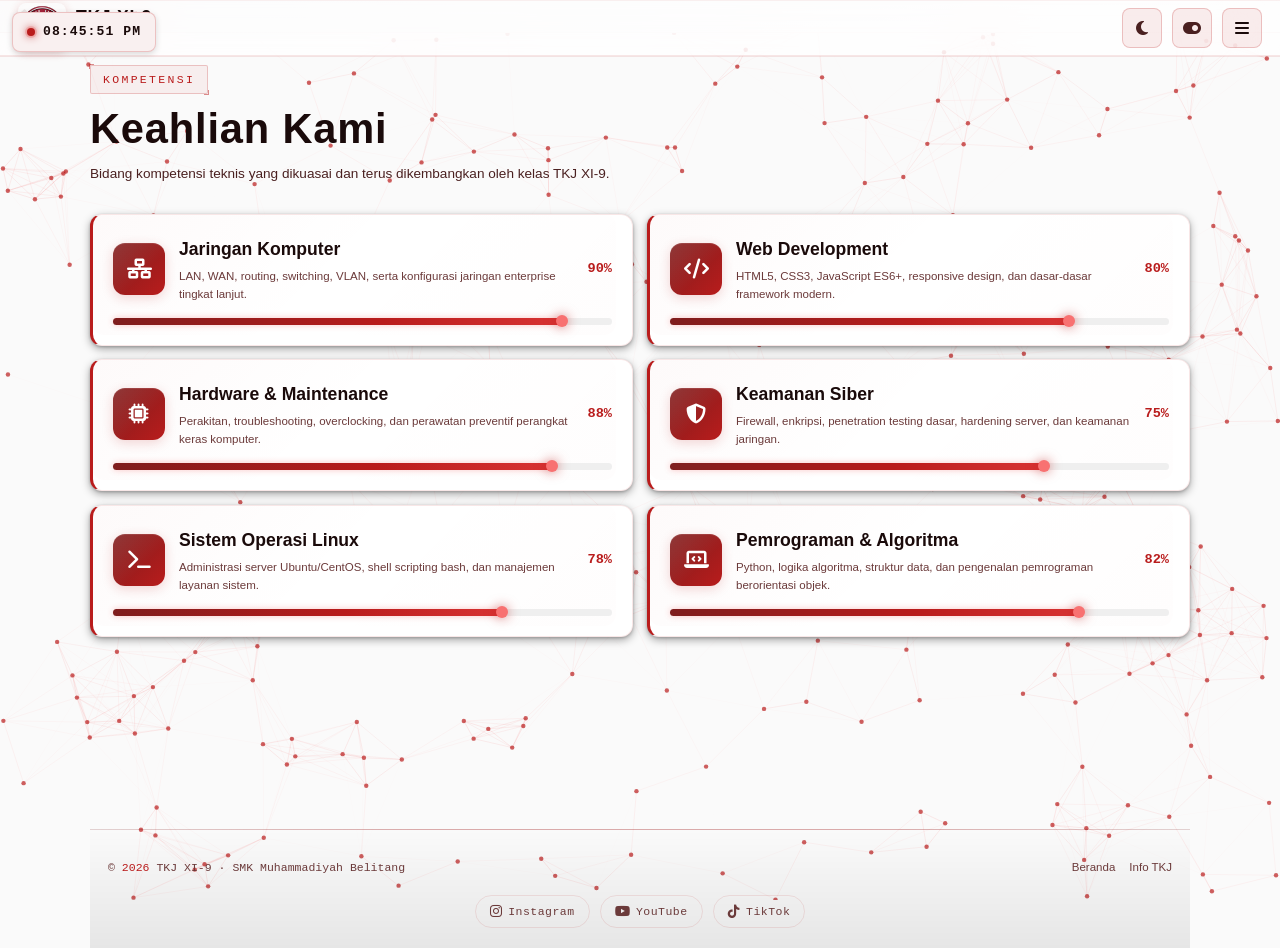
<file: page/skills.html>
<!doctype html>
<html lang="id" data-theme="dark">
  <head>
    <meta charset="UTF-8" />
    <meta name="viewport" content="width=device-width, initial-scale=1.0" />
    <meta http-equiv="X-UA-Compatible" content="IE=edge" />

    <meta
      http-equiv="Content-Security-Policy"
      content="default-src 'self';
             script-src 'self' 'unsafe-inline';
             style-src 'self' 'unsafe-inline' https://fonts.googleapis.com https://cdnjs.cloudflare.com;
             font-src 'self' https://fonts.gstatic.com https://cdnjs.cloudflare.com;
             img-src 'self' data: blob: *;
             media-src 'self' data: blob: *;
             connect-src 'self';"
    />

    <title>TKJ XI-9 - Keahlian Kami | SMK Muhammadiyah Belitang</title>
    <meta
      name="description"
      content="TKJ XI-9 - Keahlian Kami | Kelas Teknik Komputer Jaringan. Bidang kompetensi yang dikuasai oleh kelas TKJ XI-9 SMK Muhammadiyah Belitang."
    />
    <meta name="robots" content="index, follow" />
    <link rel="canonical" href="./skills.html" />

    <meta property="og:type" content="website" />
    <meta
      property="og:title"
      content="TKJ XI-9 - Keahlian Kami | SMK Muhammadiyah Belitang"
    />
    <meta
      property="og:description"
      content="Bidang kompetensi unggulan kelas TKJ XI-9 SMK Muhammadiyah Belitang."
    />
    <meta
      property="og:image"
      content="https://picsum.photos/seed/tkj-xi9-og/1200/630"
    />
    <meta property="og:url" content="./skills.html" />

    <link rel="manifest" href="../others/manifest.json" />
    <meta name="theme-color" content="#0f0a0a" />
    <link
      rel="icon"
      href="data:image/svg+xml,<svg xmlns='http://www.w3.org/2000/svg' viewBox='0 0 32 32'><rect width='32' height='32' rx='6' fill='%23b91c1c'/><text x='50%' y='55%' dominant-baseline='middle' text-anchor='middle' font-family='monospace' font-weight='700' font-size='13' fill='white'>TKJ</text></svg>"
    />

    <link rel="preconnect" href="https://fonts.googleapis.com" />
    <link rel="preconnect" href="https://fonts.gstatic.com" crossorigin />
    <link
      rel="preload"
      as="style"
      href="https://fonts.googleapis.com/css2?family=Fira+Code:wght@400;500;700&family=Rajdhani:wght@500;700&display=swap"
    />
    <link
      rel="stylesheet"
      href="https://fonts.googleapis.com/css2?family=Fira+Code:wght@400;500;700&family=Rajdhani:wght@500;700&display=swap"
      media="print"
      onload="this.media = 'all'"
    />
    <noscript
      ><link
        rel="stylesheet"
        href="https://fonts.googleapis.com/css2?family=Fira+Code:wght@400;500;700&family=Rajdhani:wght@500;700&display=swap"
    /></noscript>

    <link
      rel="stylesheet"
      href="https://cdnjs.cloudflare.com/ajax/libs/font-awesome/6.5.0/css/all.min.css"
      crossorigin="anonymous"
      referrerpolicy="no-referrer"
    />
    <link rel="stylesheet" href="../style.css" />
    <link rel="stylesheet" href="../animations.css" />
  </head>
  <body>
    <!-- Animated network background -->
    <canvas id="network-canvas"></canvas>

    <a class="skip-link" href="#main-content">Lewati ke konten utama</a>
    <div id="page-progress" aria-hidden="true"></div>

    <header class="top-bar" role="banner">
      <div class="top-bar-brand">
        <a href="../index.html" aria-label="TKJ XI-9 — Beranda">
          <img
            id="brand-logo"
            src="../assets/logo/logo-utama.svg"
            alt="Logo TKJ XI-9"
            class="brand-badge brand-logo"
            role="button"
            tabindex="0"
            aria-label="Klik untuk memperbesar logo"
          />
          <div>
            <div class="brand-name">TKJ XI-9</div>
            <div class="brand-year mono">2025/2026</div>
          </div>
        </a>
      </div>
      <div class="top-bar-actions">
        <!-- Theme toggle & hamburger will be placed here by JS -->
      </div>
    </header>

    <nav class="breadcrumb" aria-label="Breadcrumb">
      <a href="../index.html"
        ><i class="fas fa-house" aria-hidden="true"></i> Beranda</a
      >
      <i class="fas fa-chevron-right" aria-hidden="true"></i>
      <span class="bc-current" aria-current="page">Skills</span>
    </nav>

    <main class="page container" id="main-content">
      <div class="sec-head">
        <div class="sec-tag">Kompetensi</div>
        <h1 class="sec-title">Keahlian Kami</h1>
        <p class="sec-desc">
          Bidang kompetensi teknis yang dikuasai dan terus dikembangkan oleh
          kelas TKJ XI-9.
        </p>
      </div>
      <div
        class="skills-list"
        id="skills-list"
        aria-label="Daftar keahlian kelas TKJ XI-9"
      ></div>
    </main>

    <footer class="footer-strip container" role="contentinfo">
      <div class="footer-top">
        <div class="footer-copy">
          © <span class="footer-year hl"></span> TKJ XI-9 · SMK Muhammadiyah
          Belitang
        </div>
        <div class="footer-links">
          <a href="../index.html">Beranda</a>
          <a href="tkj.html">Info TKJ</a>
        </div>
      </div>
      <div class="footer-social" aria-label="Sosial media kami"></div>
    </footer>

    <button id="back-to-top" aria-label="Kembali ke atas">
      <i class="fas fa-chevron-up" aria-hidden="true"></i>
    </button>

    <!-- Logo Lightbox -->
    <div
      id="logo-lightbox"
      class="logo-lightbox"
      role="dialog"
      aria-modal="true"
      aria-label="Logo TKJ XI-9 diperbesar"
    >
      <button
        class="logo-lightbox-close"
        id="logo-lightbox-close"
        aria-label="Tutup logo"
      >
        <i class="fas fa-times" aria-hidden="true"></i>
      </button>
      <img
        id="logo-lightbox-img"
        src="../assets/logo/logo-utama.svg"
        alt="Logo TKJ XI-9"
      />
    </div>

    <script src="../settings.js"></script>
    <script src="../index.js"></script>
  </body>
</html>
</file>
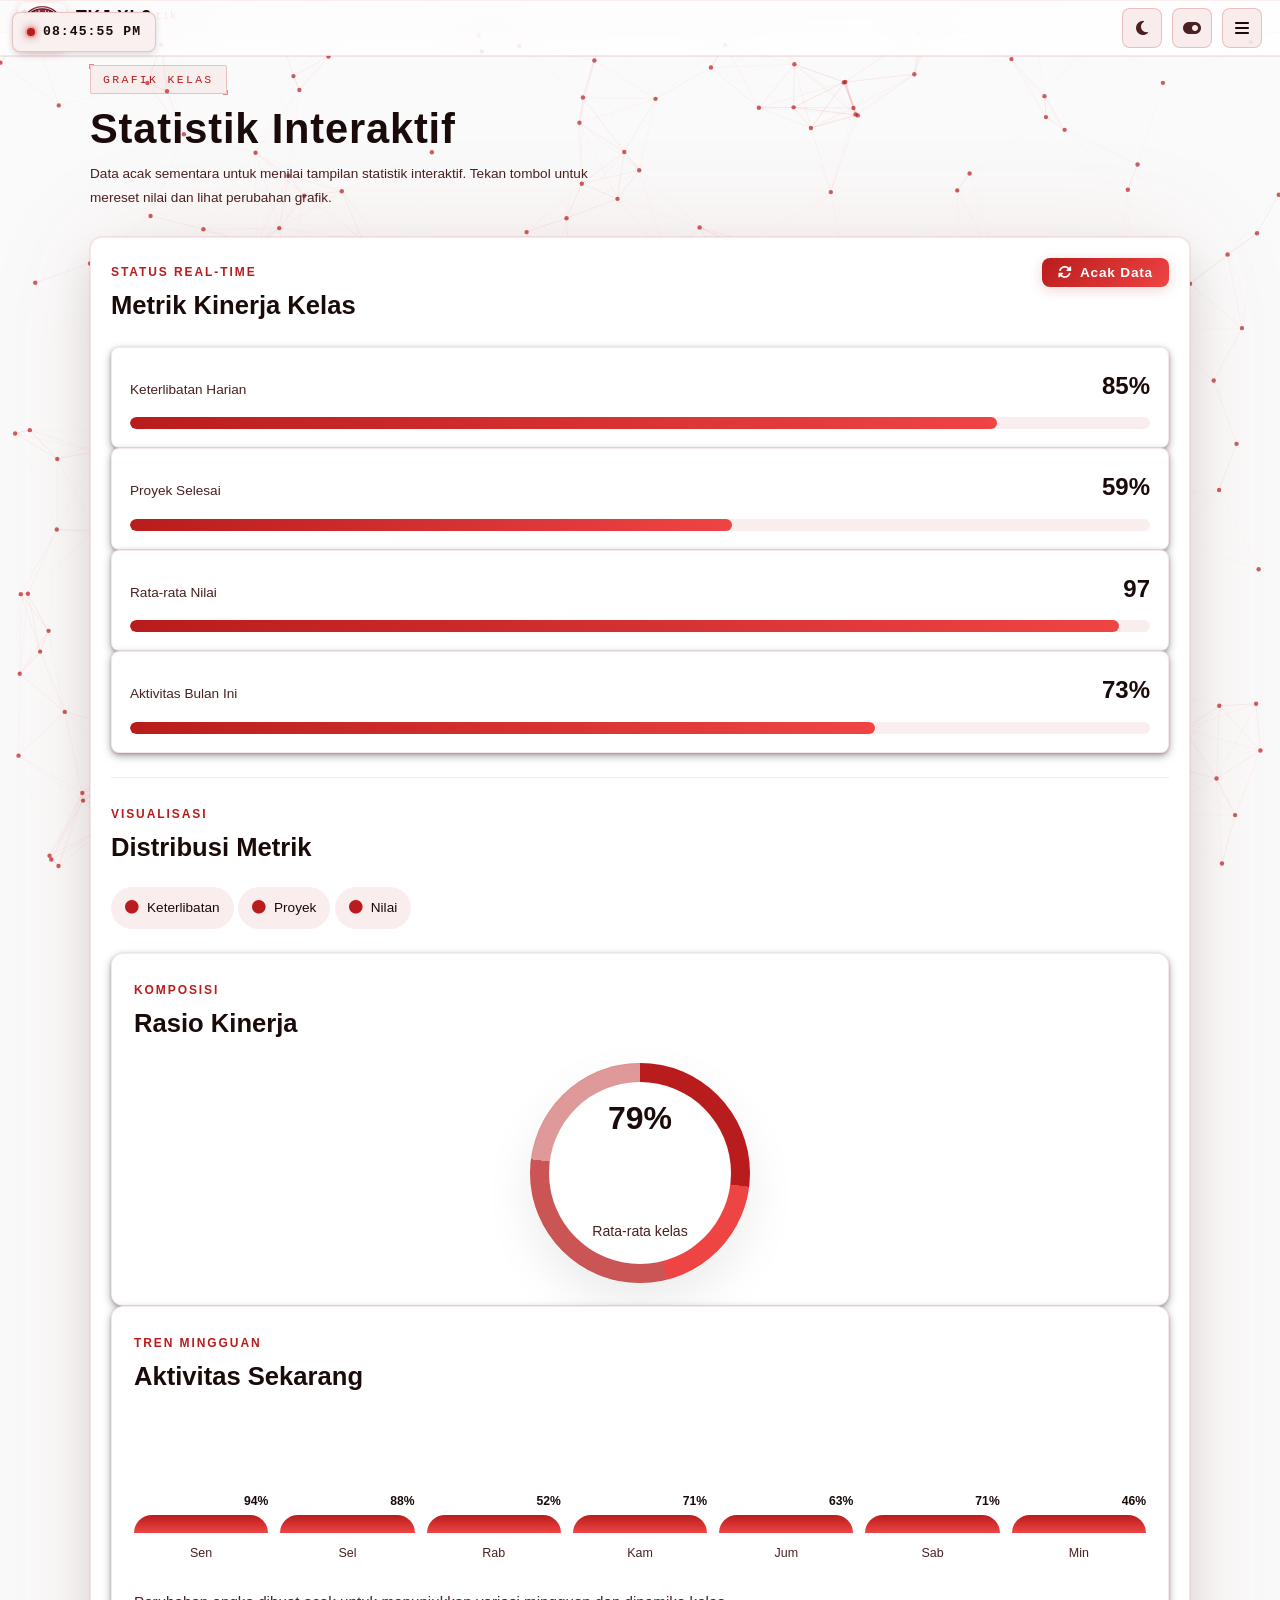
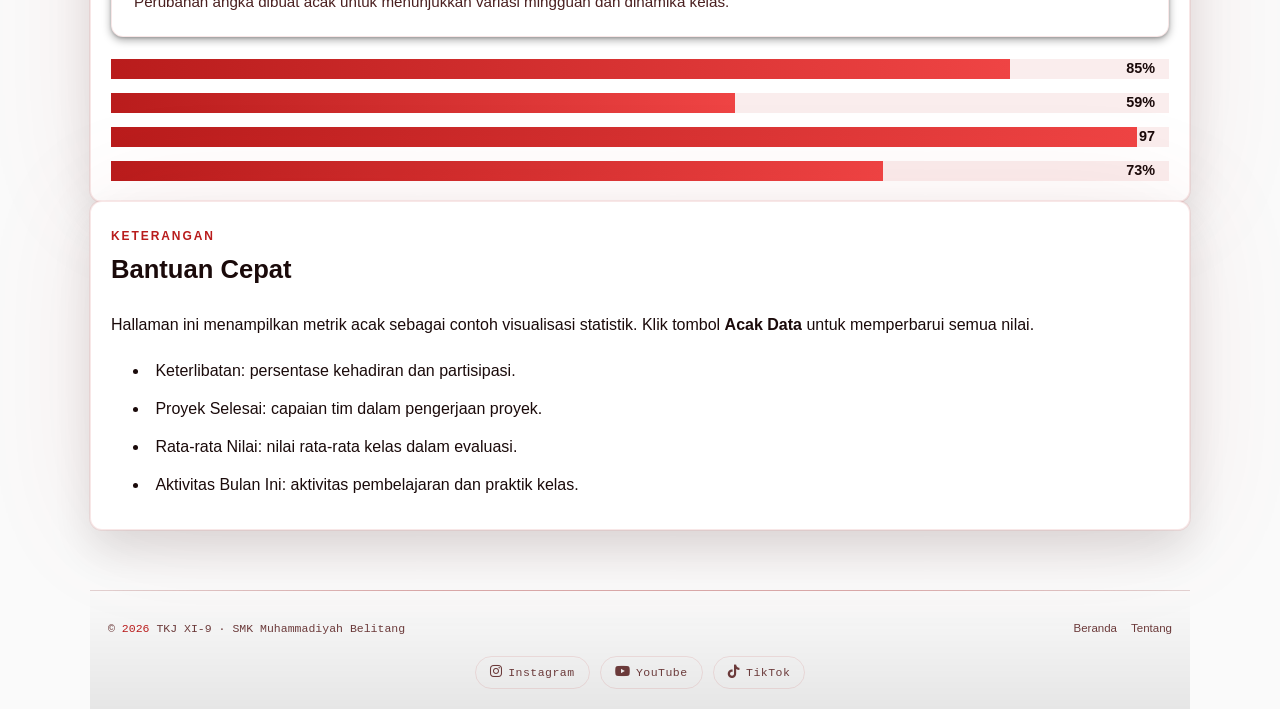
<file: page/statistics.html>
<!doctype html>
<html lang="id" data-theme="dark">
  <head>
    <meta charset="UTF-8" />
    <meta name="viewport" content="width=device-width, initial-scale=1.0" />
    <meta http-equiv="X-UA-Compatible" content="IE=edge" />
    <meta
      http-equiv="Content-Security-Policy"
      content="default-src 'self';
             script-src 'self' 'unsafe-inline';
             style-src 'self' 'unsafe-inline' https://fonts.googleapis.com https://cdnjs.cloudflare.com;
             font-src 'self' https://fonts.gstatic.com https://cdnjs.cloudflare.com;
             img-src 'self' data: blob: *;
             media-src 'self' data: blob: *;
             connect-src 'self';"
    />

    <title>TKJ XI-9 - Statistik Interaktif | SMK Muhammadiyah Belitang</title>
    <meta
      name="description"
      content="Statistik interaktif kelas TKJ XI-9. Lihat metrik acak, grafik aktivitas, dan performa kelas secara visual."
    />
    <meta name="robots" content="index, follow" />
    <link rel="canonical" href="./statistics.html" />

    <meta property="og:type" content="website" />
    <meta
      property="og:title"
      content="TKJ XI-9 - Statistik Interaktif | SMK Muhammadiyah Belitang"
    />
    <meta
      property="og:description"
      content="Statistik interaktif kelas TKJ XI-9. Lihat metrik acak, grafik aktivitas, dan performa kelas secara visual."
    />
    <meta
      property="og:image"
      content="https://picsum.photos/seed/tkj-stats/1200/630"
    />
    <meta property="og:url" content="./statistics.html" />

    <link rel="manifest" href="../others/manifest.json" />
    <meta name="theme-color" content="#0f0a0a" />

    <link rel="preconnect" href="https://fonts.googleapis.com" />
    <link rel="preconnect" href="https://fonts.gstatic.com" crossorigin />
    <link
      rel="preload"
      as="style"
      href="https://fonts.googleapis.com/css2?family=Fira+Code:wght@400;500;700&family=Rajdhani:wght@500;700&display=swap"
    />
    <link
      rel="stylesheet"
      href="https://fonts.googleapis.com/css2?family=Fira+Code:wght@400;500;700&family=Rajdhani:wght@500;700&display=swap"
      media="print"
      onload="this.media = 'all'"
    />
    <noscript>
      <link
        rel="stylesheet"
        href="https://fonts.googleapis.com/css2?family=Fira+Code:wght@400;500;700&family=Rajdhani:wght@500;700&display=swap"
      />
    </noscript>

    <link
      rel="stylesheet"
      href="https://cdnjs.cloudflare.com/ajax/libs/font-awesome/6.5.0/css/all.min.css"
      crossorigin="anonymous"
      referrerpolicy="no-referrer"
    />
    <link rel="stylesheet" href="../style.css" />
    <link rel="stylesheet" href="../animations.css" />
  </head>
  <body>
    <canvas id="network-canvas"></canvas>
    <a class="skip-link" href="#main-content">Lewati ke konten utama</a>
    <div id="page-progress" aria-hidden="true"></div>

    <header class="top-bar" role="banner">
      <div class="top-bar-brand">
        <a href="../index.html" aria-label="TKJ XI-9 — Beranda">
          <img
            id="brand-logo"
            src="../assets/logo/logo-utama.svg"
            alt="Logo TKJ XI-9"
            class="brand-badge brand-logo"
            role="button"
            tabindex="0"
            aria-label="Klik untuk memperbesar logo"
          />
          <div>
            <div class="brand-name">TKJ XI-9</div>
            <div class="brand-year mono">2025/2026</div>
          </div>
        </a>
      </div>
      <div class="top-bar-actions"></div>
    </header>

    <nav class="breadcrumb" aria-label="Breadcrumb">
      <a href="../index.html"
        ><i class="fas fa-house" aria-hidden="true"></i> Beranda</a
      >
      <i class="fas fa-chevron-right" aria-hidden="true"></i>
      <span class="bc-current" aria-current="page">Statistik</span>
    </nav>

    <main class="page container" id="main-content">
      <div class="sec-head">
        <div class="sec-tag">Grafik Kelas</div>
        <h1 class="sec-title">Statistik Interaktif</h1>
        <p class="sec-desc">
          Data acak sementara untuk menilai tampilan statistik interaktif. Tekan
          tombol untuk mereset nilai dan lihat perubahan grafik.
        </p>
      </div>

      <div
        class="page-panel grid gap-20"
        style="grid-template-columns: 1fr 320px; align-items: start"
      >
        <section class="card card-glow">
          <div class="card-head">
            <div>
              <div class="card-tag">Status Real-time</div>
              <h2 class="card-title">Metrik Kinerja Kelas</h2>
            </div>
            <button
              id="refresh-stats"
              class="btn btn-primary btn-sm"
              type="button"
            >
              <i class="fas fa-sync-alt" aria-hidden="true"></i>
              Acak Data
            </button>
          </div>

          <div
            class="stats-grid grid gap-16"
            style="grid-template-columns: repeat(2, minmax(0, 1fr))"
          >
            <article class="stat-card">
              <div class="stat-meta">
                <span class="stat-label">Keterlibatan Harian</span>
                <span class="stat-value" id="metric-1">0%</span>
              </div>
              <div class="stat-bar-wrap">
                <div class="stat-bar" id="bar-1"></div>
              </div>
            </article>
            <article class="stat-card">
              <div class="stat-meta">
                <span class="stat-label">Proyek Selesai</span>
                <span class="stat-value" id="metric-2">0%</span>
              </div>
              <div class="stat-bar-wrap">
                <div class="stat-bar" id="bar-2"></div>
              </div>
            </article>
            <article class="stat-card">
              <div class="stat-meta">
                <span class="stat-label">Rata-rata Nilai</span>
                <span class="stat-value" id="metric-3">0</span>
              </div>
              <div class="stat-bar-wrap">
                <div class="stat-bar" id="bar-3"></div>
              </div>
            </article>
            <article class="stat-card">
              <div class="stat-meta">
                <span class="stat-label">Aktivitas Bulan Ini</span>
                <span class="stat-value" id="metric-4">0%</span>
              </div>
              <div class="stat-bar-wrap">
                <div class="stat-bar" id="bar-4"></div>
              </div>
            </article>
          </div>

          <div class="chart-panel" style="margin-top: 24px">
            <div class="chart-header">
              <div>
                <div class="card-tag">Visualisasi</div>
                <h3 class="card-title">Distribusi Metrik</h3>
              </div>
            </div>
            <div
              class="chart-legend grid gap-12"
              style="
                grid-template-columns: repeat(3, minmax(0, 1fr));
                margin-top: 18px;
              "
            >
              <span class="legend-pill"
                ><i class="fas fa-circle"></i> Keterlibatan</span
              >
              <span class="legend-pill"
                ><i class="fas fa-circle"></i> Proyek</span
              >
              <span class="legend-pill"
                ><i class="fas fa-circle"></i> Nilai</span
              >
            </div>
            <div
              class="chart-dashboard grid gap-18"
              style="grid-template-columns: 1fr 1fr; margin-top: 24px"
            >
              <div class="donut-card card">
                <div>
                  <div class="card-tag">Komposisi</div>
                  <h4 class="card-title">Rasio Kinerja</h4>
                </div>
                <div class="donut-chart" id="donut-chart">
                  <span class="donut-label"
                    ><strong>0%</strong><small>Rata-rata</small></span
                  >
                </div>
              </div>
              <div class="trend-card card">
                <div>
                  <div class="card-tag">Tren Mingguan</div>
                  <h4 class="card-title">Aktivitas Sekarang</h4>
                </div>
                <div class="trend-chart" id="trend-chart"></div>
                <div class="trend-caption">
                  Perubahan angka dibuat acak untuk menunjukkan variasi mingguan
                  dan dinamika kelas.
                </div>
              </div>
            </div>
            <div class="chart-bar-wrap" id="chart-bar-wrap"></div>
          </div>
        </section>

        <aside class="card card-glow">
          <div class="card-head">
            <div>
              <div class="card-tag">Keterangan</div>
              <h2 class="card-title">Bantuan Cepat</h2>
            </div>
          </div>
          <div class="card-body">
            <p>
              Hallaman ini menampilkan metrik acak sebagai contoh visualisasi
              statistik. Klik tombol <strong>Acak Data</strong> untuk
              memperbarui semua nilai.
            </p>
            <ul class="list-disc">
              <li>Keterlibatan: persentase kehadiran dan partisipasi.</li>
              <li>Proyek Selesai: capaian tim dalam pengerjaan proyek.</li>
              <li>Rata-rata Nilai: nilai rata-rata kelas dalam evaluasi.</li>
              <li>
                Aktivitas Bulan Ini: aktivitas pembelajaran dan praktik kelas.
              </li>
            </ul>
          </div>
        </aside>
      </div>
    </main>

    <footer class="footer-strip container" role="contentinfo">
      <div class="footer-top">
        <div class="footer-copy">
          © <span class="footer-year hl"></span> TKJ XI-9 · SMK Muhammadiyah
          Belitang
        </div>
        <div class="footer-links">
          <a href="../index.html">Beranda</a>
          <a href="about.html">Tentang</a>
        </div>
      </div>
      <div class="footer-social" aria-label="Sosial media kami"></div>
    </footer>

    <button id="back-to-top" aria-label="Kembali ke atas">
      <i class="fas fa-chevron-up" aria-hidden="true"></i>
    </button>

    <script>
      function randomValue(min, max) {
        return Math.round(Math.random() * (max - min) + min);
      }

      function setMetric(id, value, suffix = "") {
        const label = document.getElementById(id);
        if (label) label.textContent = value + suffix;
      }

      function refreshStats() {
        const values = [
          {
            id: "metric-1",
            value: randomValue(70, 100),
            suffix: "%",
            bar: "bar-1",
          },
          {
            id: "metric-2",
            value: randomValue(58, 100),
            suffix: "%",
            bar: "bar-2",
          },
          {
            id: "metric-3",
            value: randomValue(78, 98),
            suffix: "",
            bar: "bar-3",
          },
          {
            id: "metric-4",
            value: randomValue(62, 95),
            suffix: "%",
            bar: "bar-4",
          },
        ];

        values.forEach((item, index) => {
          setMetric(item.id, item.value, item.suffix);
          const bar = document.getElementById(item.bar);
          if (bar) bar.style.width = Math.min(item.value, 100) + "%";
        });

        const chart = document.getElementById("chart-bar-wrap");
        if (!chart) return;
        chart.innerHTML = values
          .map(
            (item, idx) =>
              `<div class="chart-bar-item" style="--w:${Math.min(item.value, 100)}%"><span>${item.value}${item.suffix}</span></div>`,
          )
          .join("");

        renderDonutChart(values);
        renderTrendChart();
      }

      function renderDonutChart(values) {
        const donut = document.getElementById("donut-chart");
        if (!donut) return;

        const total = values.reduce((sum, item) => sum + item.value, 0);
        const average = Math.round(total / values.length);
        const colors = [
          "var(--accent)",
          "var(--accent-2)",
          "rgba(var(--accent-rgb), 0.75)",
          "rgba(var(--accent-rgb), 0.45)",
        ];

        let start = 0;
        const segments = values
          .map((item, index) => {
            const slice = Math.max(1, Math.round((item.value / total) * 100));
            const end =
              index === values.length - 1 ? 100 : Math.min(100, start + slice);
            const segment = `${colors[index]} ${start}% ${end}%`;
            start = end;
            return segment;
          })
          .join(", ");

        donut.style.background = `conic-gradient(${segments})`;
        donut.innerHTML = `
          <span class="donut-label">
            <strong>${average}%</strong>
            <small>Rata-rata kelas</small>
          </span>
        `;
      }

      function renderTrendChart() {
        const trend = document.getElementById("trend-chart");
        if (!trend) return;

        const days = ["Sen", "Sel", "Rab", "Kam", "Jum", "Sab", "Min"];
        const points = days.map(() => randomValue(42, 98));

        trend.innerHTML = points
          .map(
            (value, index) =>
              `<div class="trend-bar-item"><div class="trend-bar" style="height:${value}%" data-value="${value}"></div><span>${days[index]}</span></div>`,
          )
          .join("");
      }

      document.addEventListener("DOMContentLoaded", () => {
        const refresh = document.getElementById("refresh-stats");
        if (refresh) {
          refresh.addEventListener("click", refreshStats);
        }
        refreshStats();
      });
    </script>

    <!-- Logo Lightbox -->
    <div
      id="logo-lightbox"
      class="logo-lightbox"
      role="dialog"
      aria-modal="true"
      aria-label="Logo TKJ XI-9 diperbesar"
    >
      <button
        class="logo-lightbox-close"
        id="logo-lightbox-close"
        aria-label="Tutup logo"
      >
        <i class="fas fa-times" aria-hidden="true"></i>
      </button>
      <img
        id="logo-lightbox-img"
        src="../assets/logo/logo-utama.svg"
        alt="Logo TKJ XI-9"
      />
    </div>

    <script src="../settings.js"></script>
    <script src="../index.js"></script>
  </body>
</html>
</file>
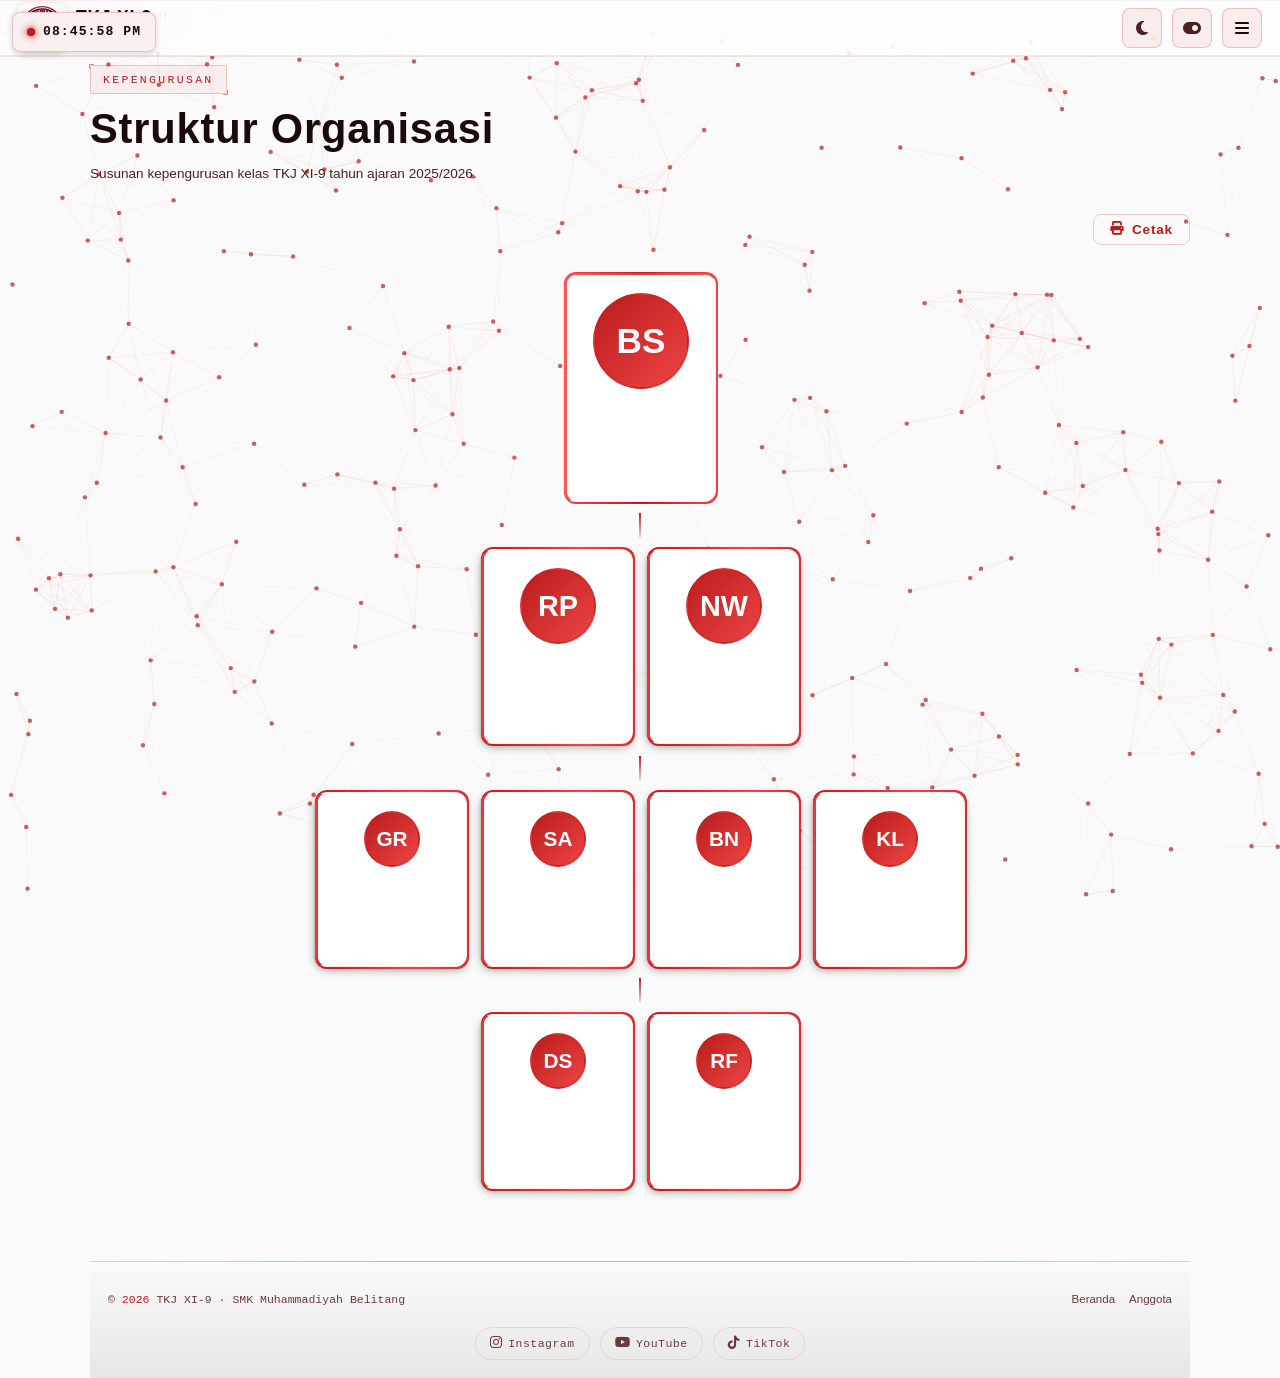
<file: page/structure.html>
<!doctype html>
<html lang="id" data-theme="dark">
  <head>
    <meta charset="UTF-8" />
    <meta name="viewport" content="width=device-width, initial-scale=1.0" />
    <meta http-equiv="X-UA-Compatible" content="IE=edge" />

    <meta
      http-equiv="Content-Security-Policy"
      content="default-src 'self';
             script-src 'self' 'unsafe-inline';
             style-src 'self' 'unsafe-inline' https://fonts.googleapis.com https://cdnjs.cloudflare.com;
             font-src 'self' https://fonts.gstatic.com https://cdnjs.cloudflare.com;
             img-src 'self' data: blob: *;
             media-src 'self' data: blob: *;
             connect-src 'self';"
    />

    <title>TKJ XI-9 - Struktur Organisasi | SMK Muhammadiyah Belitang</title>
    <meta
      name="description"
      content="TKJ XI-9 - Struktur Organisasi | Kelas Teknik Komputer Jaringan. Susunan kepengurusan kelas TKJ XI-9 SMK Muhammadiyah Belitang tahun ajaran 2025/2026."
    />
    <meta name="robots" content="index, follow" />
    <link rel="canonical" href="./structure.html" />

    <meta property="og:type" content="website" />
    <meta
      property="og:title"
      content="TKJ XI-9 - Struktur Organisasi | SMK Muhammadiyah Belitang"
    />
    <meta
      property="og:description"
      content="Susunan kepengurusan kelas TKJ XI-9 SMK Muhammadiyah Belitang tahun ajaran 2025/2026."
    />
    <meta
      property="og:image"
      content="https://picsum.photos/seed/tkj-xi9-og/1200/630"
    />
    <meta property="og:url" content="./structure.html" />

    <link rel="manifest" href="../others/manifest.json" />
    <meta name="theme-color" content="#0f0a0a" />
    <link
      rel="icon"
      href="data:image/svg+xml,<svg xmlns='http://www.w3.org/2000/svg' viewBox='0 0 32 32'><rect width='32' height='32' rx='6' fill='%23b91c1c'/><text x='50%' y='55%' dominant-baseline='middle' text-anchor='middle' font-family='monospace' font-weight='700' font-size='13' fill='white'>TKJ</text></svg>"
    />

    <link rel="preconnect" href="https://fonts.googleapis.com" />
    <link rel="preconnect" href="https://fonts.gstatic.com" crossorigin />
    <link
      rel="preload"
      as="style"
      href="https://fonts.googleapis.com/css2?family=Fira+Code:wght@400;500;700&family=Rajdhani:wght@500;700&display=swap"
    />
    <link
      rel="stylesheet"
      href="https://fonts.googleapis.com/css2?family=Fira+Code:wght@400;500;700&family=Rajdhani:wght@500;700&display=swap"
      media="print"
      onload="this.media = 'all'"
    />
    <noscript
      ><link
        rel="stylesheet"
        href="https://fonts.googleapis.com/css2?family=Fira+Code:wght@400;500;700&family=Rajdhani:wght@500;700&display=swap"
    /></noscript>

    <link
      rel="stylesheet"
      href="https://cdnjs.cloudflare.com/ajax/libs/font-awesome/6.5.0/css/all.min.css"
      crossorigin="anonymous"
      referrerpolicy="no-referrer"
    />
    <link rel="stylesheet" href="../style.css" />
    <link rel="stylesheet" href="../animations.css" />
  </head>
  <body>
    <!-- Animated network background -->
    <canvas id="network-canvas"></canvas>

    <a class="skip-link" href="#main-content">Lewati ke konten utama</a>
    <div id="page-progress" aria-hidden="true"></div>

    <header class="top-bar" role="banner">
      <div class="top-bar-brand">
        <a href="../index.html" aria-label="TKJ XI-9 — Beranda">
          <img
            id="brand-logo"
            src="../assets/logo/logo-utama.svg"
            alt="Logo TKJ XI-9"
            class="brand-badge brand-logo"
            role="button"
            tabindex="0"
            aria-label="Klik untuk memperbesar logo"
          />
          <div>
            <div class="brand-name">TKJ XI-9</div>
            <div class="brand-year mono">2025/2026</div>
          </div>
        </a>
      </div>
      <div class="top-bar-actions">
        <!-- Theme toggle & hamburger will be placed here by JS -->
      </div>
    </header>

    <nav class="breadcrumb" aria-label="Breadcrumb">
      <a href="../index.html"
        ><i class="fas fa-house" aria-hidden="true"></i> Beranda</a
      >
      <i class="fas fa-chevron-right" aria-hidden="true"></i>
      <span class="bc-current" aria-current="page">Struktur</span>
    </nav>

    <main class="page container" id="main-content">
      <div class="sec-head">
        <div class="sec-tag">Kepengurusan</div>
        <h1 class="sec-title">Struktur Organisasi</h1>
        <p class="sec-desc">
          Susunan kepengurusan kelas TKJ XI-9 tahun ajaran 2025/2026.
        </p>
      </div>

      <!-- Print button (only visible on screen) -->
      <div style="text-align: right; margin-bottom: 16px" class="no-print">
        <button
          class="btn btn-outline btn-sm"
          onclick="window.print()"
          aria-label="Cetak struktur organisasi"
        >
          <i class="fas fa-print" aria-hidden="true"></i> Cetak
        </button>
      </div>

      <div
        class="org-wrap"
        id="org-wrap"
        aria-label="Bagan struktur organisasi kelas"
      ></div>
    </main>

    <footer class="footer-strip container" role="contentinfo">
      <div class="footer-top">
        <div class="footer-copy">
          © <span class="footer-year hl"></span> TKJ XI-9 · SMK Muhammadiyah
          Belitang
        </div>
        <div class="footer-links">
          <a href="../index.html">Beranda</a>
          <a href="members.html">Anggota</a>
        </div>
      </div>
      <div class="footer-social" aria-label="Sosial media kami"></div>
    </footer>

    <button id="back-to-top" aria-label="Kembali ke atas">
      <i class="fas fa-chevron-up" aria-hidden="true"></i>
    </button>

    <!-- Logo Lightbox -->
    <div
      id="logo-lightbox"
      class="logo-lightbox"
      role="dialog"
      aria-modal="true"
      aria-label="Logo TKJ XI-9 diperbesar"
    >
      <button
        class="logo-lightbox-close"
        id="logo-lightbox-close"
        aria-label="Tutup logo"
      >
        <i class="fas fa-times" aria-hidden="true"></i>
      </button>
      <img
        id="logo-lightbox-img"
        src="../assets/logo/logo-utama.svg"
        alt="Logo TKJ XI-9"
      />
    </div>

    <script src="../settings.js"></script>
    <script src="../index.js"></script>
  </body>
</html>
</file>
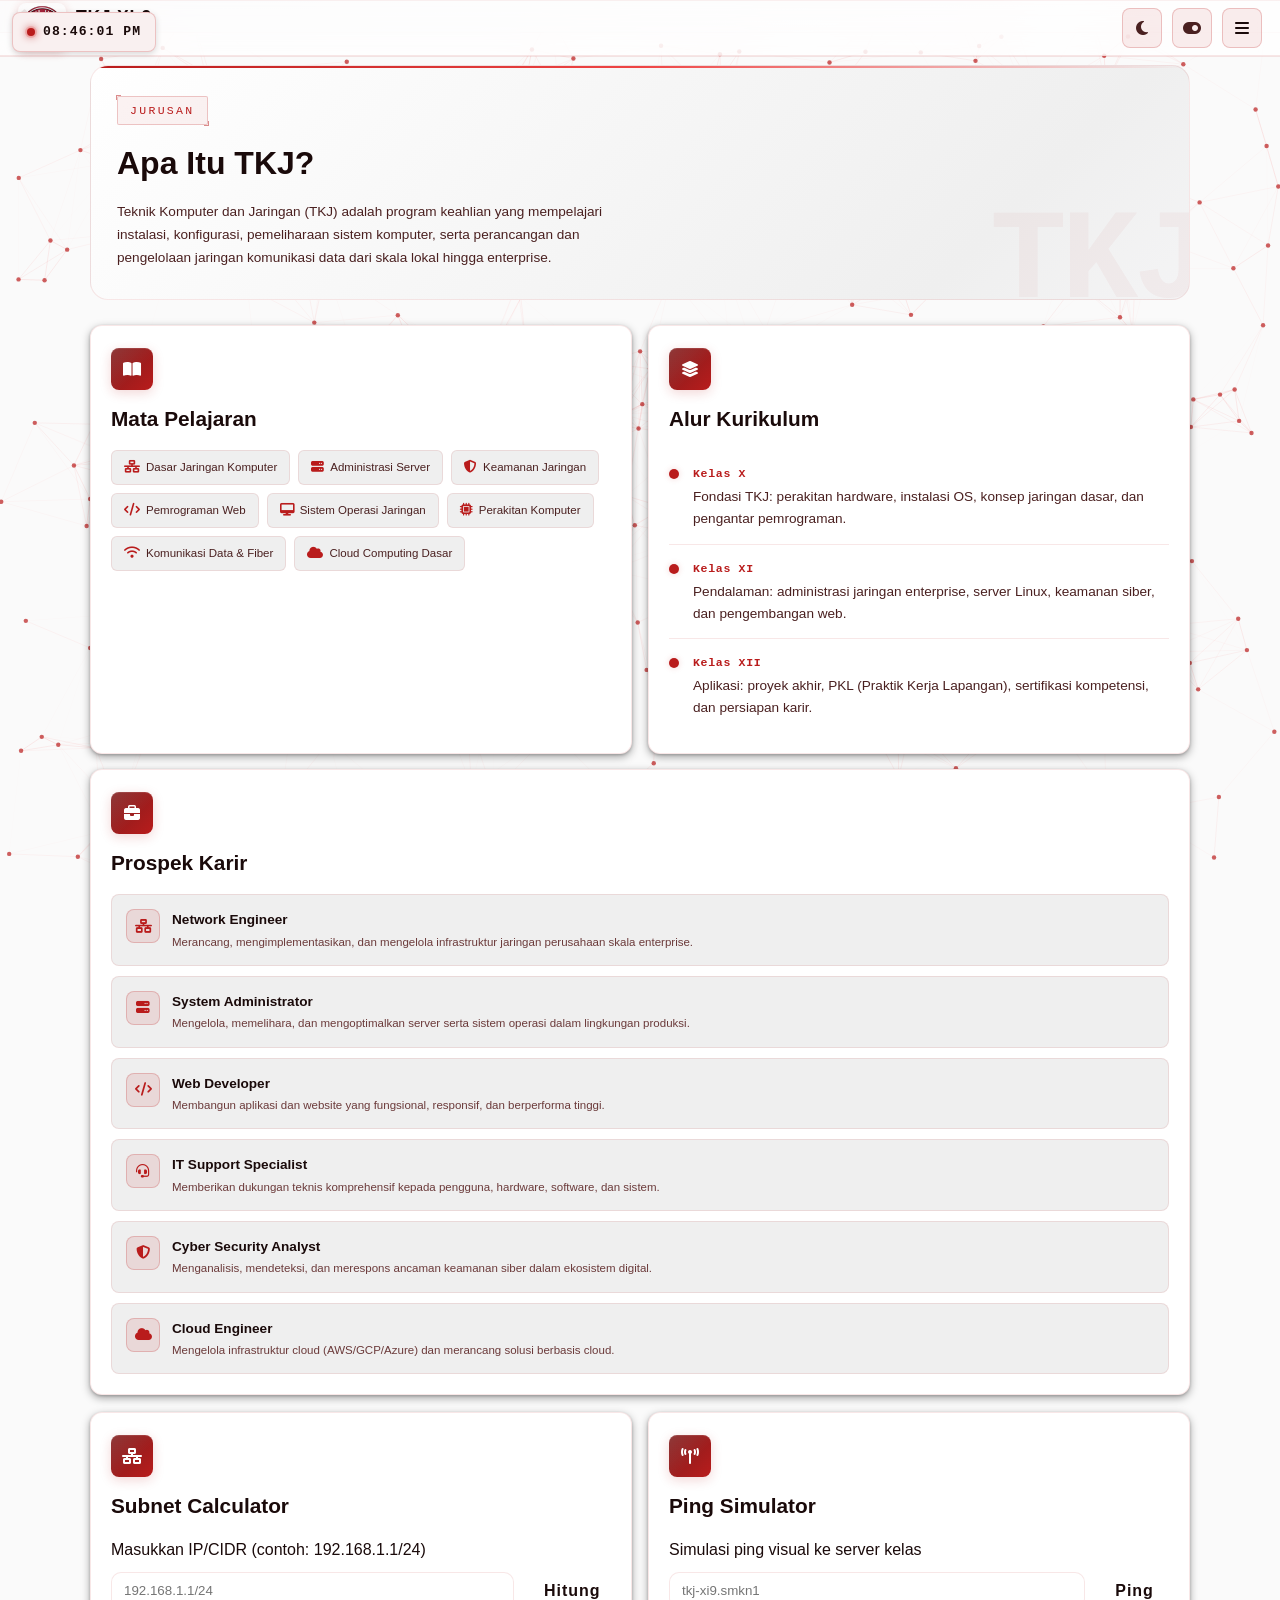
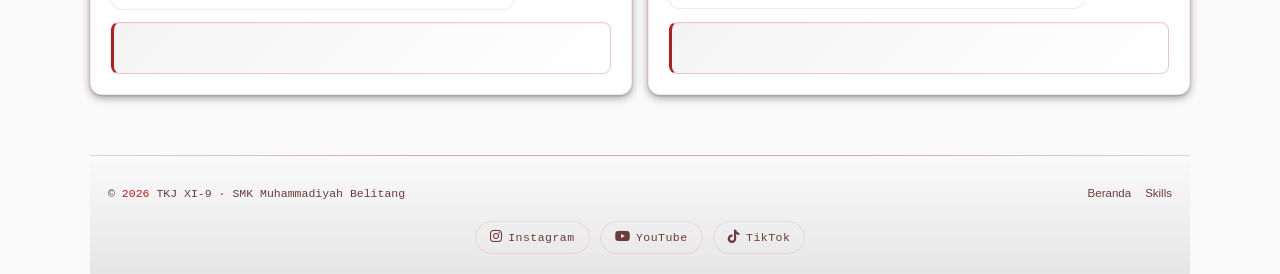
<file: page/tkj.html>
<!doctype html>
<html lang="id" data-theme="dark">
  <head>
    <meta charset="UTF-8" />
    <meta name="viewport" content="width=device-width, initial-scale=1.0" />
    <meta http-equiv="X-UA-Compatible" content="IE=edge" />

    <meta
      http-equiv="Content-Security-Policy"
      content="default-src 'self';
             script-src 'self' 'unsafe-inline';
             style-src 'self' 'unsafe-inline' https://fonts.googleapis.com https://cdnjs.cloudflare.com;
             font-src 'self' https://fonts.gstatic.com https://cdnjs.cloudflare.com;
             img-src 'self' data: blob: *;
             media-src 'self' data: blob: *;
             connect-src 'self';"
    />

    <title>TKJ XI-9 - Apa Itu TKJ? | SMK Muhammadiyah Belitang</title>
    <meta
      name="description"
      content="TKJ XI-9 - Info Jurusan TKJ | Teknik Komputer dan Jaringan SMK Muhammadiyah Belitang. Pelajari mata pelajaran, alur kurikulum, dan prospek karir lulusan TKJ."
    />
    <meta name="robots" content="index, follow" />
    <link rel="canonical" href="./tkj.html" />

    <meta property="og:type" content="website" />
    <meta
      property="og:title"
      content="TKJ XI-9 - Apa Itu TKJ? | SMK Muhammadiyah Belitang"
    />
    <meta
      property="og:description"
      content="Pelajari seluk-beluk jurusan Teknik Komputer dan Jaringan (TKJ) SMK Muhammadiyah Belitang."
    />
    <meta
      property="og:image"
      content="https://picsum.photos/seed/tkj-xi9-og/1200/630"
    />
    <meta property="og:url" content="./tkj.html" />

    <link rel="manifest" href="../others/manifest.json" />
    <meta name="theme-color" content="#0f0a0a" />
    <link
      rel="icon"
      href="data:image/svg+xml,<svg xmlns='http://www.w3.org/2000/svg' viewBox='0 0 32 32'><rect width='32' height='32' rx='6' fill='%23b91c1c'/><text x='50%' y='55%' dominant-baseline='middle' text-anchor='middle' font-family='monospace' font-weight='700' font-size='13' fill='white'>TKJ</text></svg>"
    />

    <link rel="preconnect" href="https://fonts.googleapis.com" />
    <link rel="preconnect" href="https://fonts.gstatic.com" crossorigin />
    <link
      rel="preload"
      as="style"
      href="https://fonts.googleapis.com/css2?family=Fira+Code:wght@400;500;700&family=Rajdhani:wght@500;700&display=swap"
    />
    <link
      rel="stylesheet"
      href="https://fonts.googleapis.com/css2?family=Fira+Code:wght@400;500;700&family=Rajdhani:wght@500;700&display=swap"
      media="print"
      onload="this.media = 'all'"
    />
    <noscript
      ><link
        rel="stylesheet"
        href="https://fonts.googleapis.com/css2?family=Fira+Code:wght@400;500;700&family=Rajdhani:wght@500;700&display=swap"
    /></noscript>

    <link
      rel="stylesheet"
      href="https://cdnjs.cloudflare.com/ajax/libs/font-awesome/6.5.0/css/all.min.css"
      crossorigin="anonymous"
      referrerpolicy="no-referrer"
    />
    <link rel="stylesheet" href="../style.css" />
    <link rel="stylesheet" href="../animations.css" />
  </head>
  <body>
    <!-- Animated network background -->
    <canvas id="network-canvas"></canvas>

    <a class="skip-link" href="#main-content">Lewati ke konten utama</a>
    <div id="page-progress" aria-hidden="true"></div>

    <header class="top-bar" role="banner">
      <div class="top-bar-brand">
        <a href="../index.html" aria-label="TKJ XI-9 — Beranda">
          <img
            id="brand-logo"
            src="../assets/logo/logo-utama.svg"
            alt="Logo TKJ XI-9"
            class="brand-badge brand-logo"
            role="button"
            tabindex="0"
            aria-label="Klik untuk memperbesar logo"
          />
          <div>
            <div class="brand-name">TKJ XI-9</div>
            <div class="brand-year mono">2025/2026</div>
          </div>
        </a>
      </div>
      <div class="top-bar-actions">
        <!-- Theme toggle & hamburger will be placed here by JS -->
      </div>
    </header>

    <nav class="breadcrumb" aria-label="Breadcrumb">
      <a href="../index.html"
        ><i class="fas fa-house" aria-hidden="true"></i> Beranda</a
      >
      <i class="fas fa-chevron-right" aria-hidden="true"></i>
      <span class="bc-current" aria-current="page">TKJ</span>
    </nav>

    <main class="page container" id="main-content">
      <!-- Hero TKJ -->
      <div class="tkj-hero reveal" style="--d: 0s">
        <div class="sec-tag" style="margin-bottom: 12px">Jurusan</div>
        <h1>Apa Itu TKJ?</h1>
        <p id="tkj-desc"></p>
      </div>

      <div class="tkj-grid">
        <!-- Mata Pelajaran -->
        <div class="card tkj-card card-accent-top reveal" style="--d: 0.08s">
          <div class="icon-box" aria-hidden="true">
            <i class="fas fa-book-open"></i>
          </div>
          <h3>Mata Pelajaran</h3>
          <div
            class="mapel-list"
            id="tkj-mapel"
            aria-label="Daftar mata pelajaran TKJ"
          ></div>
        </div>

        <!-- Kurikulum -->
        <div class="card tkj-card card-accent-top reveal" style="--d: 0.16s">
          <div class="icon-box" aria-hidden="true">
            <i class="fas fa-layer-group"></i>
          </div>
          <h3>Alur Kurikulum</h3>
          <div
            class="kurikulum-list"
            id="tkj-kurikulum"
            aria-label="Alur kurikulum TKJ per kelas"
          ></div>
        </div>

        <!-- Prospek Karir -->
        <div
          class="card tkj-card card-accent-top reveal"
          style="grid-column: 1/-1; --d: 0.24s"
        >
          <div class="icon-box" aria-hidden="true">
            <i class="fas fa-briefcase"></i>
          </div>
          <h3>Prospek Karir</h3>
          <div
            class="karir-list"
            id="tkj-karir"
            aria-label="Daftar prospek karir lulusan TKJ"
          ></div>
        </div>

        <!-- TKJ Tools: Subnet Calculator -->
        <div class="card tkj-card card-accent-top reveal" style="--d: 0.32s">
          <div class="icon-box" aria-hidden="true">
            <i class="fas fa-network-wired"></i>
          </div>
          <h3>Subnet Calculator</h3>
          <p class="text-sm">Masukkan IP/CIDR (contoh: 192.168.1.1/24)</p>
          <div style="display: flex; gap: 8px; margin-top: 8px">
            <input
              id="subnet-input"
              class="input"
              placeholder="192.168.1.1/24"
              aria-label="Input IP dan CIDR"
            />
            <button id="subnet-calc-btn" class="btn">Hitung</button>
          </div>
          <div
            id="subnet-result"
            style="
              margin-top: 12px;
              font-family: &quot;Fira Code&quot;, monospace;
              font-size: 0.9rem;
              color: var(--text-2);
            "
          ></div>
        </div>

        <!-- TKJ Tools: Ping Simulator -->
        <div class="card tkj-card card-accent-top reveal" style="--d: 0.4s">
          <div class="icon-box" aria-hidden="true">
            <i class="fas fa-broadcast-tower"></i>
          </div>
          <h3>Ping Simulator</h3>
          <p class="text-sm">Simulasi ping visual ke server kelas</p>
          <div
            style="
              display: flex;
              gap: 8px;
              margin-top: 8px;
              align-items: center;
            "
          >
            <input
              id="ping-host"
              class="input"
              placeholder="tkj-xi9.smkn1"
              aria-label="Host untuk diping"
            />
            <button id="ping-btn" class="btn">Ping</button>
          </div>
          <div
            id="ping-log"
            style="
              margin-top: 12px;
              font-family: &quot;Fira Code&quot;, monospace;
              font-size: 0.9rem;
              color: var(--text-2);
            "
          ></div>
        </div>
      </div>
    </main>

    <footer class="footer-strip container" role="contentinfo">
      <div class="footer-top">
        <div class="footer-copy">
          © <span class="footer-year hl"></span> TKJ XI-9 · SMK Muhammadiyah
          Belitang
        </div>
        <div class="footer-links">
          <a href="../index.html">Beranda</a>
          <a href="skills.html">Skills</a>
        </div>
      </div>
      <div class="footer-social" aria-label="Sosial media kami"></div>
    </footer>

    <button id="back-to-top" aria-label="Kembali ke atas">
      <i class="fas fa-chevron-up" aria-hidden="true"></i>
    </button>

    <!-- Logo Lightbox -->
    <div
      id="logo-lightbox"
      class="logo-lightbox"
      role="dialog"
      aria-modal="true"
      aria-label="Logo TKJ XI-9 diperbesar"
    >
      <button
        class="logo-lightbox-close"
        id="logo-lightbox-close"
        aria-label="Tutup logo"
      >
        <i class="fas fa-times" aria-hidden="true"></i>
      </button>
      <img
        id="logo-lightbox-img"
        src="../assets/logo/logo-utama.svg"
        alt="Logo TKJ XI-9"
      />
    </div>

    <script src="../settings.js"></script>
    <script src="../index.js"></script>
  </body>
</html>
</file>
<file: style.css>
/* ================================================================
   style.css — TKJ XI-9 | Dark × Light Theme · Mobile-First
   Versi 2.0 · Renovasi 2026
   ================================================================ */

/* ── GOOGLE FONTS: Preload via <link rel="preload"> di HTML.
   @import dihapus — font sudah dihandle dengan teknik FOIT-free di tiap halaman. */

/* ================================================================
   DESIGN TOKENS
   ================================================================ */
:root {
  /* Brand Palette (red — default dark theme) */
  --red-900: #7f1d1d;
  --red-700: #b91c1c;
  --red-500: #ef4444;
  --red-400: #f87171;
  --red-100: #fffbfb;

  /* Accent ramp — maps to red in dark theme, changes per theme */
  --accent-900: #7f1d1d;
  --accent-700: #b91c1c;
  --accent-500: #ef4444;
  --accent-400: #f87171;
  --accent-100: #fffbfb;
  --accent-rgb: 239, 68, 68;

  /* Dark theme (default) */
  --bg: #0f0a0a;
  --bg-2: #1a0d0d;
  --bg-3: #231212;
  --surface: #1e1010;
  --surface-2: #2a1515;
  --border: rgba(var(--accent-rgb), 0.12);
  --border-mid: rgba(var(--accent-rgb), 0.25);
  --text-1: #f5f0f0;
  --text-2: #c4a8a8;
  --text-3: #8a6060;
  --accent: #ef4444;
  --accent-2: #f87171;
  --glow: rgba(var(--accent-rgb), 0.3);
  --tab-bg: rgba(15, 10, 10, 0.96);
  --card-shadow: 0 2px 16px rgba(0, 0, 0, 0.4);
  --nav-shadow: 0 1px 0 rgba(var(--accent-rgb), 0.15);

  /* Layout */
  --tab-h: 60px;
  --top-h: 56px;
  --radius-s: 8px;
  --radius-m: 12px;
  --radius-l: 18px;
  --trans: 0.25s cubic-bezier(0.4, 0, 0.2, 1);

  /* Typography scale */
  --text-xs: 0.72rem;
  --text-sm: 0.85rem;
  --text-base: 1rem;
  --text-md: 1.1rem;
  --text-lg: 1.3rem;
  --text-xl: 1.6rem;
  --text-2xl: 2rem;
  --text-3xl: 2.6rem;

  /* Shadow scale */
  --shadow-xs: 0 1px 3px rgba(0, 0, 0, 0.3), 0 1px 2px rgba(0, 0, 0, 0.2);
  --shadow-sm: 0 3px 8px rgba(0, 0, 0, 0.35), 0 1px 3px rgba(0, 0, 0, 0.2);
  --shadow-md: 0 8px 24px rgba(0, 0, 0, 0.45), 0 3px 8px rgba(0, 0, 0, 0.2);
  --shadow-lg: 0 16px 48px rgba(0, 0, 0, 0.55), 0 6px 16px rgba(0, 0, 0, 0.25);
  --shadow-glow: 0 0 0 1px var(--border-mid), 0 8px 32px var(--glow);

  /* Spacing rhythm (8px base) */
  --space-1: 4px;
  --space-2: 8px;
  --space-3: 12px;
  --space-4: 16px;
  --space-5: 20px;
  --space-6: 24px;
  --space-8: 32px;
  --space-10: 40px;
  --space-12: 48px;

  /* Easing curves */
  --ease-spring: cubic-bezier(0.34, 1.56, 0.64, 1);
  --ease-out: cubic-bezier(0, 0, 0.2, 1);
  --ease-in-out: cubic-bezier(0.4, 0, 0.2, 1);

  /* Border radius extended */
  --radius-xs: 4px;
  --radius-xl: 24px;
  --radius-2xl: 32px;

  /* New surface tokens */
  --surface-3: #301818;
  --surface-glass: rgba(30, 16, 16, 0.72);
}

/* Light theme */
[data-theme="light"] {
  --bg: #fafafa;
  --bg-2: #f4f4f5;
  --bg-3: #efefef;
  --surface: #ffffff;
  --surface-2: #f9f0f0;
  --border: rgba(var(--accent-rgb), 0.1);
  --border-mid: rgba(var(--accent-rgb), 0.22);
  --text-1: #1a0a0a;
  --text-2: #4a2020;
  --text-3: #6b3a3a;
  --accent: #b91c1c;
  --accent-2: #ef4444;
  --accent-900: #7f1d1d;
  --accent-700: #b91c1c;
  --accent-500: #ef4444;
  --accent-400: #f87171;
  --accent-100: #fef2f2;
  --accent-rgb: 185, 28, 28;
  --glow: rgba(var(--accent-rgb), 0.18);
  --tab-bg: rgba(250, 250, 250, 0.97);
  --card-shadow: 0 2px 16px rgba(0, 0, 0, 0.08);
  --nav-shadow: 0 1px 0 rgba(var(--accent-rgb), 0.1);
  --surface-3: #f0e8e8;
  --surface-glass: rgba(255, 255, 255, 0.72);
}

/* Blue futuristic theme — cohesive cyberpunk/tech palette */
[data-theme="blue"] {
  --bg: #060b18;
  --bg-2: #0a1128;
  --bg-3: #0e1633;
  --surface: #101830;
  --surface-2: #162040;
  --border: rgba(56, 130, 246, 0.12);
  --border-mid: rgba(56, 130, 246, 0.28);
  --text-1: #e8eef8;
  --text-2: #a4b8d8;
  --text-3: #6880a8;
  --accent: #3882f6;
  --accent-2: #5ea0ff;
  --accent-900: #1a3a6e;
  --accent-700: #2563eb;
  --accent-500: #3882f6;
  --accent-400: #5ea0ff;
  --accent-100: #e0ecff;
  --accent-rgb: 56, 130, 246;
  --glow: rgba(56, 130, 246, 0.35);
  --tab-bg: rgba(6, 11, 24, 0.96);
  --card-shadow: 0 2px 16px rgba(0, 0, 0, 0.5);
  --nav-shadow: 0 1px 0 rgba(56, 130, 246, 0.18);
  --surface-3: #1c2848;
  --surface-glass: rgba(16, 24, 48, 0.78);
}

[data-theme="light"] .hero::before {
  display: none;
}
[data-theme="light"] .hero-noise {
  display: none;
}
[data-theme="light"] body::before {
  opacity: 0.015;
}
[data-theme="light"] .brand-badge {
  box-shadow: 0 2px 10px rgba(var(--accent-rgb), 0.2);
}

[data-theme="blue"] .hero::before {
  display: none;
}
[data-theme="blue"] .hero-noise {
  display: none;
}
[data-theme="blue"] body::before {
  opacity: 0.02;
}
[data-theme="blue"] .brand-badge {
  box-shadow: 0 2px 10px rgba(59, 130, 246, 0.3);
}

/* ================================================================
   RESET & BASE
   ================================================================ */
*,
*::before,
*::after {
  margin: 0;
  padding: 0;
  box-sizing: border-box;
}

html {
  scroll-behavior: smooth;
  -webkit-text-size-adjust: 100%;
  text-size-adjust: 100%;
}

body {
  font-family: "Rajdhani", sans-serif;
  font-size: var(--text-base);
  background: var(--bg);
  color: var(--text-1);
  line-height: 1.65;
  overflow-x: hidden;
  transition:
    background var(--trans),
    color var(--trans);
  padding-bottom: 0;
}

/* Animated network background */

#network-canvas {
  position: fixed;
  top: 0;
  left: 0;
  width: 100%;
  height: 100%;
  z-index: -1;
  pointer-events: none;
}

[data-theme="light"] .network-bg {
  opacity: 0.1;
  background:
    radial-gradient(circle at 20% 50%, var(--accent) 0%, transparent 30%),
    radial-gradient(circle at 80% 20%, var(--accent-2) 0%, transparent 30%),
    radial-gradient(circle at 40% 80%, var(--glow) 0%, transparent 30%);
}

[data-theme="blue"] .network-bg {
  opacity: 0.25;
  background:
    radial-gradient(circle at 20% 50%, var(--accent) 0%, transparent 40%),
    radial-gradient(circle at 80% 20%, var(--accent-2) 0%, transparent 40%),
    radial-gradient(circle at 40% 80%, var(--glow) 0%, transparent 40%);
}

/* body::before - Background noise pattern removed for cleaner UI */
body::before {
  display: none !important;
}

img {
  display: block;
  max-width: 100%;
  height: auto;
}
a {
  text-decoration: none;
  color: inherit;
}
ul {
  list-style: none;
}
button {
  cursor: pointer;
  border: none;
  background: none;
  font-family: inherit;
  color: inherit;
}
input,
select,
textarea {
  font-family: inherit;
}

/* ================================================================
   ACCESSIBILITY
   ================================================================ */

/* Skip to content */
.skip-link {
  position: absolute;
  top: -100%;
  left: 16px;
  z-index: 99999;
  background: var(--accent);
  color: #fff;
  padding: 10px 20px;
  border-radius: 0 0 var(--radius-s) var(--radius-s);
  font-weight: 700;
  font-size: var(--text-sm);
  letter-spacing: 0.04em;
  transition: top 0.2s ease;
  text-decoration: none;
}
.skip-link:focus {
  top: 0;
  outline: none;
}

/* Screen reader only */
.sr-only {
  position: absolute;
  width: 1px;
  height: 1px;
  padding: 0;
  margin: -1px;
  overflow: hidden;
  clip: rect(0, 0, 0, 0);
  white-space: nowrap;
  border: 0;
}

/* Focus visible — global */
:focus-visible {
  outline: 2px solid var(--accent);
  outline-offset: 3px;
  border-radius: var(--radius-xs);
  box-shadow: 0 0 0 4px rgba(var(--accent-rgb), 0.12);
}

/* ================================================================
   UTILITIES
   ================================================================ */
.hidden {
  display: none !important;
}
.container {
  width: 100%;
  max-width: 1100px;
  margin: 0 auto;
  padding: 0 18px;
}
.page {
  min-height: calc(100vh - var(--top-h));
  padding: 24px 0 40px;
}

@media (min-width: 768px) {
  .page {
    min-height: calc(100vh - var(--top-h) - 48px);
  }
}
.mono {
  font-family: "Fira Code", monospace;
}

/* ================================================================
   SCROLLBAR
   ================================================================ */
::-webkit-scrollbar {
  width: 4px;
}
::-webkit-scrollbar-track {
  background: transparent;
}
::-webkit-scrollbar-thumb {
  background: var(--accent-700);
  border-radius: 2px;
  transition: background 0.2s;
}
::-webkit-scrollbar-thumb:hover {
  background: var(--accent-500);
}

/* ================================================================
   SELECTION
   ================================================================ */
::selection {
  background: rgba(var(--accent-rgb), 0.25);
  color: var(--text-1);
}

/* ================================================================
   TOP BAR
   ================================================================ */
.top-bar {
  position: fixed;
  top: 0;
  left: 0;
  right: 0;
  height: var(--top-h);
  background: var(--surface-glass);
  backdrop-filter: blur(24px) saturate(180%);
  -webkit-backdrop-filter: blur(24px) saturate(180%);
  border-bottom: 1px solid var(--border);
  display: flex;
  align-items: center;
  justify-content: space-between;
  padding: 0 18px;
  z-index: 200;
  box-shadow:
    var(--nav-shadow),
    0 1px 0 rgba(var(--accent-rgb), 0.06) inset;
  transition: background 0.3s var(--ease-in-out);
}

.top-bar-brand {
  display: flex;
  align-items: center;
  gap: 10px;
}
.top-bar-brand a {
  display: flex;
  align-items: center;
  gap: 10px;
}
.brand-badge {
  width: 48px;
  height: 48px;
  border-radius: var(--radius-s);
  background: linear-gradient(135deg, var(--accent-700), var(--accent-500));
  color: #fff;
  font-family: "Fira Code", monospace;
  font-size: 0.68rem;
  font-weight: 700;
  letter-spacing: 0.04em;
  display: flex;
  align-items: center;
  justify-content: center;
  box-shadow: 0 2px 10px var(--glow);
  flex-shrink: 0;
  transition:
    box-shadow 0.3s var(--ease-in-out),
    transform 0.3s var(--ease-spring);
  position: relative;
}

.brand-logo {
  background: transparent;
  box-shadow: none;
  border-radius: var(--radius-s);
  object-fit: contain;
  padding: 2px;
  cursor: pointer;
}

@media (hover: hover) {
  .brand-logo:hover {
    transform: rotate(-3deg) scale(1.1);
    filter: drop-shadow(0 4px 12px rgba(185, 28, 28, 0.3));
  }
}

/* Logo Lightbox */
.logo-lightbox {
  position: fixed;
  inset: 0;
  background: rgba(0, 0, 0, 0.94);
  backdrop-filter: blur(12px);
  -webkit-backdrop-filter: blur(12px);
  z-index: 5000;
  display: flex;
  align-items: center;
  justify-content: center;
  opacity: 0;
  pointer-events: none;
  transition: opacity 0.4s var(--ease-in-out);
  padding: 20px;
}

.logo-lightbox.open {
  opacity: 1;
  pointer-events: all;
}

.logo-lightbox img {
  max-width: min(90vw, 600px);
  max-height: 82vh;
  border-radius: var(--radius-m);
  box-shadow:
    0 24px 80px rgba(0, 0, 0, 0.7),
    0 0 0 1px rgba(var(--accent-rgb), 0.15);
  object-fit: contain;
  transform: scale(0.88);
  transition: transform 0.4s var(--ease-spring);
}

.logo-lightbox.open img {
  transform: scale(1);
}

.logo-lightbox-close {
  position: absolute;
  top: 14px;
  right: 14px;
  width: 40px;
  height: 40px;
  border-radius: 50%;
  background: rgba(255, 255, 255, 0.08);
  color: rgba(255, 255, 255, 0.8);
  font-size: 1rem;
  display: flex;
  align-items: center;
  justify-content: center;
  cursor: pointer;
  border: 1px solid rgba(255, 255, 255, 0.15);
  transition: all 0.25s var(--ease-in-out);
  backdrop-filter: blur(8px);
  z-index: 3;
}

@media (hover: hover) {
  .logo-lightbox-close:hover {
    background: var(--accent);
    border-color: var(--accent);
    color: #fff;
    transform: rotate(90deg) scale(1.05);
  }
}
@media (hover: hover) {
  .top-bar-brand a:hover .brand-badge {
    transform: rotate(-3deg) scale(1.05);
    box-shadow: 0 4px 16px var(--glow);
  }
}
.brand-name {
  font-weight: 700;
  font-size: var(--text-md);
  color: var(--text-1);
  letter-spacing: 0.04em;
  transition: color var(--trans);
}
.brand-year {
  font-size: var(--text-xs);
  color: var(--text-3);
  letter-spacing: 0.08em;
  transition: color var(--trans);
}
.top-bar-actions {
  display: flex;
  align-items: center;
  gap: 10px;
}

/* ================================================================
   GLOBAL: CLOCK & HAMBURGER MENU (Advanced Animations)
   ================================================================ */
#global-clock {
  display: inline-flex;
  align-items: center;
  gap: 6px;
  font-weight: 700;
  letter-spacing: 0.04em;
  font-family: "Fira Code", monospace;
  font-size: var(--text-sm);
  padding: 6px 10px;
  border-radius: var(--radius-s);
  background: var(--surface-2);
  border: 1px solid var(--border-mid);
  box-shadow: inset 0 1px 0 rgba(var(--accent-rgb), 0.06);
  animation: clockPulse 2s ease-in-out infinite;
}

#global-clock::before {
  content: "";
  width: 6px;
  height: 6px;
  background: var(--accent);
  border-radius: 50%;
  animation: blink 1s steps(1) infinite;
}

@keyframes clockPulse {
  0%,
  100% {
    box-shadow:
      inset 0 1px 0 rgba(var(--accent-rgb), 0.06),
      0 0 0 rgba(var(--accent-rgb), 0);
  }
  50% {
    box-shadow:
      inset 0 1px 0 rgba(var(--accent-rgb), 0.06),
      0 0 8px rgba(var(--accent-rgb), 0.15);
  }
}

/* Hamburger Button */
.hamburger-btn {
  background: rgba(var(--accent-rgb), 0.08);
  border: 1px solid var(--border-mid);
  padding: 8px;
  border-radius: var(--radius-s);
  color: var(--text-1);
  font-size: 1rem;
  transition: all var(--trans);
  position: relative;
  overflow: hidden;
  width: 40px;
  height: 40px;
  display: flex;
  align-items: center;
  justify-content: center;
  flex-shrink: 0;
  cursor: pointer;
  z-index: auto;
  box-shadow: none;
}

.hamburger-btn::before {
  content: "";
  position: absolute;
  inset: 0;
  background: linear-gradient(
    45deg,
    transparent,
    rgba(var(--accent-rgb), 0.1),
    transparent
  );
  animation: none;
  opacity: 0;
}

.hamburger-btn .hamburger-icon {
  display: inline-flex;
  align-items: center;
  justify-content: center;
  position: relative;
  z-index: 1;
  transition: transform var(--trans);
}

@media (hover: hover) {
  .hamburger-btn:hover {
    background: var(--accent);
    color: #fff;
    border-color: transparent;
    box-shadow: 0 0 12px var(--glow);
  }
  .hamburger-btn:hover .hamburger-icon {
    transform: rotate(90deg);
  }
}

.hamburger-btn[aria-expanded="true"] {
  background: var(--accent);
  color: #fff;
  border-color: transparent;
  box-shadow: 0 0 16px var(--glow);
}

.hamburger-btn[aria-expanded="true"] .hamburger-icon {
  transform: rotate(90deg);
}

/* Hamburger Menu */
#hamburger-menu {
  position: fixed;
  inset: 0;
  z-index: 150;
  width: 100%;
  height: 100vh;
  background: rgba(0, 0, 0, 0.5);
  backdrop-filter: blur(4px);
  opacity: 0;
  pointer-events: none;
  transition: opacity 0.25s;
}
#hamburger-menu[aria-hidden="false"] {
  opacity: 1;
  pointer-events: all;
}
#hamburger-menu[aria-hidden="true"] {
  opacity: 0;
  pointer-events: none;
}
#hamburger-menu .hamburger-menu-panel {
  position: fixed;
  top: 0;
  right: 0;
  height: 100vh;
  max-width: 300px;
  width: 90vw;
  background: var(--surface);
  border-left: 1px solid var(--border-mid);
  box-shadow: -8px 0 32px rgba(0, 0, 0, 0.12);
  padding: 24px 0 20px 0;
  display: flex;
  flex-direction: column;
  gap: 0;
  transform: translateX(100%);
  transition: transform var(--trans) var(--ease-spring);
  overflow-y: auto;
  overflow-x: hidden;
}
#hamburger-menu[aria-hidden="false"] .hamburger-menu-panel {
  transform: translateX(0);
}
/* Close Button */
#hamburger-menu .hamburger-menu-close {
  position: absolute;
  top: 12px;
  right: 12px;
  width: 40px;
  height: 40px;
  border-radius: 50%;
  border: 1px solid var(--border-mid);
  background: rgba(var(--accent-rgb), 0.08);
  color: var(--text-1);
  display: inline-flex;
  align-items: center;
  justify-content: center;
  font-size: 1rem;
  transition: all var(--trans);
  cursor: pointer;
  z-index: 10;
}

#hamburger-menu .hamburger-menu-close:hover {
  background: var(--accent);
  color: #fff;
  border-color: transparent;
}

/* Menu Links */
a.hamburger-link {
  display: flex;
  align-items: center;
  gap: 14px;
  padding: 18px 20px;
  color: var(--text-1);
  font-weight: 700;
  font-size: 1.05rem;
  transition: all var(--trans);
  position: relative;
  overflow: hidden;
  border-radius: var(--radius-m);
  background: var(--surface-2);
  border: 1px solid var(--border);
  width: calc(100% - 40px);
  margin: 0 20px 12px 20px;
  min-height: 44px;
  text-decoration: none;
  z-index: 1;
}

a.hamburger-link:first-of-type {
  margin-top: 52px;
}

a.hamburger-link::before {
  content: "";
  position: absolute;
  inset: 0;
  background: linear-gradient(90deg, var(--accent), transparent);
  opacity: 0;
  transition: opacity var(--trans);
  z-index: -1;
}

a.hamburger-link i {
  width: 22px;
  text-align: center;
  color: var(--accent);
  flex-shrink: 0;
  font-size: 1.2rem;
  display: flex;
  align-items: center;
  justify-content: center;
}

a.hamburger-link span:last-child {
  flex: 1;
}

a.hamburger-link.active {
  border-left: 4px solid var(--accent);
  color: var(--accent);
  background: rgba(var(--accent-rgb), 0.08);
}

@media (hover: hover) {
  a.hamburger-link:hover {
    color: var(--accent);
    background: rgba(var(--accent-rgb), 0.08);
  }
  a.hamburger-link:hover::before {
    opacity: 0.12;
  }
}

/* Prevent scroll when menu is open */
body.hamburger-open {
  overflow: hidden;
}

/* Modal intro for Kenali Kami */
.page-modal {
  position: fixed;
  inset: 0;
  z-index: 99999;
  display: none;
  align-items: center;
  justify-content: center;
  background: rgba(10, 10, 10, 0.65);
  padding: 18px;
}
.page-modal.visible {
  display: flex;
}
.page-modal-panel {
  width: 100%;
  max-width: 520px;
  background: var(--surface);
  border: 1px solid var(--border);
  border-radius: var(--radius-m);
  padding: 28px 24px;
  box-shadow: var(--shadow-lg);
  color: var(--text-1);
  position: relative;
}
.page-modal-panel h2 {
  margin-top: 0;
  margin-bottom: 14px;
  font-size: var(--text-2xl);
}
.page-modal-panel p {
  margin-bottom: 24px;
  color: var(--text-2);
  line-height: 1.7;
}
.page-modal-panel .modal-actions {
  display: flex;
  flex-wrap: wrap;
  gap: 12px;
}
.page-modal-panel .modal-close {
  position: absolute;
  top: 14px;
  right: 14px;
  width: 38px;
  height: 38px;
  border-radius: 50%;
  border: 1px solid var(--border-mid);
  background: transparent;
  color: var(--text-1);
  font-size: 1.2rem;
  display: inline-flex;
  align-items: center;
  justify-content: center;
}
.page-modal-panel .modal-close:hover {
  background: rgba(var(--accent-rgb), 0.12);
}
.page-modal-panel .modal-badge {
  text-transform: uppercase;
  letter-spacing: 0.18em;
  font-size: var(--text-xs);
  color: var(--accent);
  margin-bottom: 12px;
  display: inline-block;
}

@media (max-width: 767px) {
  .tab-bar {
    display: none !important;
  }
}

/* Structure page readability fix */
.org-card {
  background: var(--surface);
  border: 1px solid var(--border);
}
.org-card-name {
  color: var(--text-1);
}
.org-card-pos {
  color: var(--accent);
  background: rgba(var(--accent-rgb), 0.08);
  border: 1px solid var(--border-mid);
}
[data-theme="light"] .org-card-pos {
  color: var(--accent) !important;
  background: rgba(var(--accent-rgb), 0.08) !important;
  border-color: var(--border-mid) !important;
}

@keyframes shimmerPulse {
  0%,
  100% {
    transform: translateX(-100%);
  }
  50% {
    transform: translateX(100%);
  }
}

/* Theme toggle */
.theme-toggle {
  width: 40px !important;
  height: 40px !important;
  border-radius: var(--radius-s) !important;
  background: rgba(var(--accent-rgb), 0.08) !important;
  border: 1px solid var(--border-mid) !important;
  color: var(--text-2) !important;
  font-size: 1rem !important;
  display: flex !important;
  align-items: center !important;
  justify-content: center !important;
  transition: all 0.3s cubic-bezier(0.34, 1.56, 0.64, 1) !important;
  position: relative !important;
  right: auto !important;
  top: auto !important;
  z-index: auto !important;
  overflow: visible !important;
  cursor: pointer !important;
  box-shadow: none !important;
  visibility: visible !important;
  opacity: 1 !important;
  flex-shrink: 0;
}

.theme-icon-wrapper {
  display: inline-flex;
  align-items: center;
  justify-content: center;
  transition: all 0.3s cubic-bezier(0.34, 1.56, 0.64, 1);
}

@media (hover: hover) {
  .theme-toggle:hover {
    background: var(--accent) !important;
    color: #fff !important;
    border-color: transparent !important;
    box-shadow: 0 0 12px var(--glow) !important;
    transform: scale(1.08) rotate(10deg) !important;
  }

  .theme-toggle:hover .theme-icon-wrapper {
    transform: rotateY(360deg);
  }
}

/* ================================================================
   TAB BAR (bottom navigation — desktop only)
   ================================================================ */

/* ================================================================
   BREADCRUMB
   ================================================================ */
.breadcrumb {
  padding: 7px 18px;
  background: linear-gradient(135deg, var(--bg-2) 0%, var(--bg) 100%);
  border-bottom: 1px solid var(--border);
  font-family: "Fira Code", monospace;
  font-size: 0.7rem;
  color: var(--text-3);
  display: flex;
  align-items: center;
  gap: 8px;
  flex-wrap: wrap;
  letter-spacing: 0.06em;
}
.breadcrumb a {
  color: var(--text-3);
  transition: color 0.2s var(--ease-in-out);
}
@media (hover: hover) {
  .breadcrumb a:hover {
    color: var(--accent);
  }
}
.breadcrumb span {
  color: var(--text-3);
}
.breadcrumb .bc-current {
  color: var(--accent);
}
/* Replace chevron icon with CSS slash */
.breadcrumb i.fa-chevron-right {
  font-size: 0;
  width: 4px;
  height: 4px;
  border-radius: 50%;
  background: var(--border-mid);
  display: inline-block;
  vertical-align: middle;
  flex-shrink: 0;
}

/* ================================================================
   PAGE PROGRESS BAR
   ================================================================ */
#page-progress {
  position: fixed;
  top: 0;
  left: 0;
  height: 2px;
  background: linear-gradient(
    90deg,
    var(--red-700) 0%,
    var(--red-500) 60%,
    var(--red-400) 100%
  );
  background-size: 200% 100%;
  z-index: 9998;
  width: 0%;
  opacity: 0;
  transition:
    width 0.3s var(--ease-out),
    opacity 0.3s ease;
  box-shadow:
    0 0 8px var(--glow),
    0 0 2px var(--accent);
  animation: progressShimmer 1.2s linear infinite;
}
@keyframes progressShimmer {
  0% {
    background-position: 200% 0;
  }
  100% {
    background-position: -200% 0;
  }
}
#page-progress.active {
  opacity: 1;
}

/* Scroll progress bar (thin) */
#scroll-progress {
  position: fixed;
  top: 0;
  left: 0;
  height: 3px;
  background: linear-gradient(90deg, var(--accent), var(--accent-2));
  z-index: 9999;
  width: 0%;
  opacity: 1;
  transition: width 0.15s linear;
  box-shadow: 0 0 6px rgba(0, 0, 0, 0.12);
}

/* Typing caret for hero slogan */
.hero-desc.typing::after {
  content: "|";
  display: inline-block;
  margin-left: 4px;
  opacity: 0.9;
  animation: blink 1s steps(1) infinite;
}
@keyframes blink {
  0%,
  50% {
    opacity: 1;
  }
  51%,
  100% {
    opacity: 0;
  }
}

/* ================================================================
   INTRO SCREEN (index.html only)
   ================================================================ */
#intro {
  position: fixed;
  inset: 0;
  background: #000;
  display: flex;
  align-items: center;
  justify-content: center;
  z-index: 9999;
  overflow: hidden;
  transition: opacity 0.7s ease;
}
#intro.out {
  opacity: 0;
  pointer-events: none;
}

.intro-grid {
  display: none;
}
.intro-scan {
  position: absolute;
  left: 0;
  width: 100%;
  height: 1px;
  background: linear-gradient(
    90deg,
    transparent 0%,
    var(--red-500) 50%,
    transparent 100%
  );
  animation: scan 2s linear infinite;
  opacity: 0.6;
}
@keyframes scan {
  from {
    top: -1px;
  }
  to {
    top: 100%;
  }
}

.intro-corners .c {
  position: absolute;
  width: 28px;
  height: 28px;
  border-color: rgba(var(--accent-rgb), 0.5);
  border-style: solid;
}
.intro-corners .c-tl {
  top: 16px;
  left: 16px;
  border-width: 2px 0 0 2px;
}
.intro-corners .c-tr {
  top: 16px;
  right: 16px;
  border-width: 2px 2px 0 0;
}
.intro-corners .c-bl {
  bottom: 16px;
  left: 16px;
  border-width: 0 0 2px 2px;
}
.intro-corners .c-br {
  bottom: 16px;
  right: 16px;
  border-width: 0 2px 2px 0;
}

.intro-body {
  position: relative;
  z-index: 2;
  text-align: center;
  padding: 0 24px;
}

.intro-word {
  font-family: "Fira Code", monospace;
  font-size: clamp(2.8rem, 11vw, 6.5rem);
  font-weight: 700;
  color: #fff;
  letter-spacing: 0.18em;
  position: relative;
  animation: glitch 3s infinite;
}
.intro-word::before {
  content: attr(data-text);
  position: absolute;
  top: 0;
  left: 0;
  color: var(--red-500);
  animation: glitchR 3s infinite;
  clip-path: polygon(0 20%, 100% 20%, 100% 45%, 0 45%);
}
.intro-word::after {
  content: attr(data-text);
  position: absolute;
  top: 0;
  left: 0;
  color: rgba(255, 255, 255, 0.8);
  animation: glitchL 3s infinite;
  clip-path: polygon(0 60%, 100% 60%, 100% 80%, 0 80%);
}
@keyframes glitch {
  0%,
  89%,
  100% {
    transform: none;
  }
  90% {
    transform: translate(-2px, 1px) skewX(-0.5deg);
  }
  92% {
    transform: translate(2px, -1px);
  }
  94% {
    transform: translate(-1px, 2px);
  }
  96% {
    transform: none;
  }
}
@keyframes glitchR {
  0%,
  87%,
  100% {
    transform: none;
    opacity: 0.7;
  }
  88% {
    transform: translate(-5px, 0);
    opacity: 1;
  }
  91% {
    transform: translate(3px, 0);
    opacity: 0.5;
  }
  93% {
    transform: none;
    opacity: 0;
  }
}
@keyframes glitchL {
  0%,
  85%,
  100% {
    transform: none;
    opacity: 0.7;
  }
  86% {
    transform: translate(5px, 0);
    opacity: 1;
  }
  90% {
    transform: translate(-3px, 0);
    opacity: 0.5;
  }
  92% {
    transform: none;
    opacity: 0;
  }
}

.intro-sub {
  font-family: "Fira Code", monospace;
  font-size: clamp(0.72rem, 2.2vw, 0.92rem);
  color: var(--red-500);
  letter-spacing: 0.22em;
  margin-top: 14px;
  animation: subpulse 1.4s step-end infinite;
}
@keyframes subpulse {
  0%,
  100% {
    opacity: 1;
  }
  50% {
    opacity: 0.25;
  }
}

.intro-bar-wrap {
  width: min(280px, 75vw);
  height: 3px;
  background: rgba(255, 255, 255, 0.08);
  border-radius: 2px;
  margin: 24px auto 8px;
  overflow: hidden;
}
.intro-bar {
  height: 100%;
  width: 0%;
  background: linear-gradient(90deg, var(--red-700), var(--red-400));
  box-shadow: 0 0 8px var(--red-500);
  transition: width 0.06s linear;
}
.intro-pct {
  font-family: "Fira Code", monospace;
  font-size: 0.72rem;
  color: rgba(var(--accent-rgb), 0.7);
  letter-spacing: 0.1em;
  text-align: right;
  width: min(280px, 75vw);
  margin: 0 auto;
}

/* ================================================================
   ENHANCED GUESTBOOK STYLING
   ================================================================ */
#guestbook-form {
  background: linear-gradient(135deg, var(--bg-2) 0%, var(--surface) 100%);
  padding: 16px;
  border-radius: var(--radius-m);
  border: 1px solid var(--border-mid);
  backdrop-filter: blur(8px);
}

#guestbook-list .card {
  padding: 12px;
  border-radius: var(--radius-s);
  border-left: 3px solid var(--accent);
  background: linear-gradient(135deg, var(--surface) 0%, var(--bg-2) 100%);
  transition: all var(--trans);
  animation: cardSlideIn 0.4s var(--ease-out);
}

#guestbook-list .card:hover {
  transform: translateX(4px);
  box-shadow:
    var(--shadow-sm),
    0 0 8px rgba(var(--accent-rgb), 0.1);
}

@keyframes cardSlideIn {
  from {
    opacity: 0;
    transform: translateX(-20px);
  }
  to {
    opacity: 1;
    transform: translateX(0);
  }
}

/* ================================================================
   ENHANCED TOOLS STYLING (Subnet & Ping)
   ================================================================ */
#subnet-result,
#ping-log {
  min-height: 48px;
  padding: 12px;
  border-radius: var(--radius-s);
  background: linear-gradient(135deg, var(--bg-2) 0%, var(--surface) 100%);
  border: 1px solid var(--border-mid);
  color: var(--text-2);
  animation: resultFadeIn 0.4s var(--ease-out);
}

@keyframes resultFadeIn {
  from {
    opacity: 0;
    transform: translateY(-8px);
  }
  to {
    opacity: 1;
    transform: translateY(0);
  }
}

/* ================================================================
   SECTION HEADER
   ================================================================ */
.sec-head {
  margin-bottom: 28px;
}
.sec-tag {
  display: inline-flex;
  align-items: center;
  gap: 6px;
  font-family: "Fira Code", monospace;
  font-size: var(--text-xs);
  letter-spacing: 0.2em;
  text-transform: uppercase;
  color: var(--accent);
  padding: 4px 12px;
  border: 1px solid var(--border-mid);
  border-radius: 2px;
  background: rgba(var(--accent-rgb), 0.05);
  margin-bottom: 10px;
  position: relative;
}
/* Corner marks like radar display */
.sec-tag::before,
.sec-tag::after {
  content: "";
  position: absolute;
  width: 5px;
  height: 5px;
  border-color: var(--accent);
  border-style: solid;
  opacity: 0.5;
}
.sec-tag::before {
  top: -2px;
  left: -2px;
  border-width: 1px 0 0 1px;
}
.sec-tag::after {
  bottom: -2px;
  right: -2px;
  border-width: 0 1px 1px 0;
}
.sec-title {
  font-family: "Rajdhani", sans-serif;
  font-size: var(--text-2xl);
  font-weight: 700;
  color: var(--text-1);
  letter-spacing: 0.02em;
  line-height: 1.2;
  transition: color var(--trans);
}
.sec-desc {
  margin-top: 8px;
  font-size: var(--text-sm);
  color: var(--text-2);
  max-width: 520px;
  line-height: 1.7;
  transition: color var(--trans);
}

/* ================================================================
   CARDS — base
   ================================================================ */
.card {
  background: var(--surface);
  border: 1px solid var(--border);
  border-radius: var(--radius-m);
  padding: 20px;
  position: relative;
  overflow: hidden;
  box-shadow: var(--shadow-sm);
  transition:
    border-color 0.3s var(--ease-in-out),
    box-shadow 0.3s var(--ease-in-out),
    transform 0.3s var(--ease-spring),
    background 0.25s var(--ease-in-out);
}

/* Gradient border glow on hover */
.card::after {
  content: "";
  position: absolute;
  inset: -1px;
  border-radius: var(--radius-m);
  background: linear-gradient(
    135deg,
    rgba(var(--accent-rgb), 0.45) 0%,
    transparent 48%,
    rgba(var(--accent-rgb), 0.18) 100%
  );
  opacity: 0;
  transition: opacity 0.35s var(--ease-in-out);
  pointer-events: none;
  z-index: -1;
}

@media (hover: hover) {
  .card:hover {
    border-color: var(--border-mid);
    box-shadow: var(--shadow-glow);
    transform: translateY(-2px);
  }
  .card:hover::after {
    opacity: 1;
  }
}

/* card-accent-top: animated gradient line on hover */
.card-accent-top::before {
  content: "";
  display: block;
  height: 2px;
  border-radius: var(--radius-m) var(--radius-m) 0 0;
  margin: -20px -20px 20px;
  background: linear-gradient(
    90deg,
    rgba(var(--accent-rgb), 0.95) 0%,
    rgba(var(--accent-rgb), 0.7) 50%,
    rgba(var(--accent-rgb), 0.45) 100%
  );
  background-size: 200% 100%;
  transform: scaleX(0);
  transform-origin: left;
  transition:
    transform 0.4s var(--ease-spring),
    background-position 0.4s var(--ease-in-out);
}

@media (hover: hover) {
  .card.card-accent-top:hover::before {
    transform: scaleX(1);
    background-position: right center;
  }
}

/* ================================================================
   ICON BOX
   ================================================================ */
.icon-box {
  width: 42px;
  height: 42px;
  border-radius: var(--radius-s);
  background: linear-gradient(135deg, var(--red-900), var(--red-700));
  color: #fff;
  display: flex;
  align-items: center;
  justify-content: center;
  font-size: 1rem;
  box-shadow:
    0 3px 12px var(--glow),
    inset 0 1px 0 rgba(255, 255, 255, 0.1);
  flex-shrink: 0;
  transition:
    transform 0.35s var(--ease-spring),
    box-shadow 0.35s var(--ease-in-out);
  position: relative;
  overflow: hidden;
}
.icon-box::after {
  content: "";
  position: absolute;
  inset: 0;
  background: linear-gradient(
    135deg,
    rgba(255, 255, 255, 0.12) 0%,
    transparent 60%
  );
  pointer-events: none;
}
.icon-box.lg {
  width: 52px;
  height: 52px;
  font-size: 1.25rem;
  border-radius: var(--radius-m);
}

@media (hover: hover) {
  .card:hover .icon-box {
    transform: rotate(-5deg) scale(1.08);
    box-shadow:
      0 6px 20px var(--glow),
      inset 0 1px 0 rgba(255, 255, 255, 0.15);
  }
}

/* ================================================================
   BUTTONS
   ================================================================ */
.btn {
  display: inline-flex;
  align-items: center;
  gap: 7px;
  padding: 10px 22px;
  border-radius: var(--radius-s);
  font-family: "Rajdhani", sans-serif;
  font-size: var(--text-base);
  font-weight: 700;
  letter-spacing: 0.06em;
  cursor: pointer;
  transition:
    filter 0.2s var(--ease-in-out),
    transform 0.25s var(--ease-spring),
    box-shadow 0.25s var(--ease-in-out);
  border: none;
  white-space: nowrap;
  position: relative;
  overflow: hidden;
  -webkit-tap-highlight-color: transparent;
  user-select: none;
}

/* Shimmer sweep on hover */
.btn::before {
  content: "";
  position: absolute;
  top: 0;
  left: -100%;
  width: 100%;
  height: 100%;
  background: linear-gradient(
    90deg,
    transparent 0%,
    rgba(255, 255, 255, 0.15) 50%,
    transparent 100%
  );
  transition: left 0.5s var(--ease-in-out);
}

@media (hover: hover) {
  .btn:hover::before {
    left: 100%;
  }
  .btn-primary:hover {
    filter: brightness(1.12);
    transform: translateY(-2px);
    box-shadow: 0 8px 24px var(--glow);
  }
  .btn-outline:hover {
    background: rgba(var(--accent-rgb), 0.1);
    border-color: var(--accent);
    transform: translateY(-1px);
  }
}

.btn:active {
  transform: scale(0.95) translateY(0);
  transition: transform 0.1s ease;
}

.btn-primary {
  background: linear-gradient(135deg, var(--accent), var(--accent-2));
  color: #fff;
  box-shadow: 0 3px 14px var(--glow);
}
@media (hover: hover) {
  .btn-primary:hover {
    filter: brightness(1.1);
    transform: translateY(-2px);
    box-shadow: 0 6px 20px var(--glow);
  }
}

/* STATISTICS PAGE */
.card-glow {
  box-shadow:
    0 0 0 1px rgba(var(--accent-rgb), 0.08),
    0 20px 45px rgba(0, 0, 0, 0.12),
    0 0 120px rgba(var(--accent-rgb), 0.08);
}
.card-head {
  display: flex;
  align-items: flex-start;
  justify-content: space-between;
  gap: 16px;
  margin-bottom: 20px;
  flex-wrap: wrap;
}
.card-title {
  margin: 0;
  font-size: var(--text-xl);
  color: var(--text-1);
}
.card-tag {
  display: inline-flex;
  align-items: center;
  gap: 0.4rem;
  font-size: 0.75rem;
  font-weight: 700;
  letter-spacing: 0.16em;
  text-transform: uppercase;
  color: var(--accent);
}
.card-body {
  color: var(--text-1);
  line-height: 1.75;
}
.stats-grid {
  width: 100%;
}
.stat-card {
  background: var(--surface);
  border: 1px solid var(--border);
  border-radius: var(--radius-s);
  padding: 18px;
  box-shadow: var(--shadow-sm);
}
.stat-meta {
  display: flex;
  align-items: baseline;
  justify-content: space-between;
  gap: 12px;
  margin-bottom: 12px;
}
.stat-label {
  color: var(--text-2);
  font-size: var(--text-sm);
}
.stat-value {
  font-size: 1.5rem;
  font-weight: 700;
  color: var(--text-1);
}
.stat-bar-wrap {
  background: rgba(var(--accent-rgb), 0.08);
  border-radius: 999px;
  height: 12px;
  overflow: hidden;
}
.stat-bar {
  width: 0;
  height: 100%;
  min-width: 6%;
  border-radius: 999px;
  background: linear-gradient(90deg, var(--accent), var(--accent-2));
  transition: width 0.45s var(--ease-spring);
}
.chart-panel {
  border-top: 1px solid var(--border);
  padding-top: 22px;
}
.chart-header {
  display: flex;
  align-items: flex-end;
  justify-content: space-between;
  gap: 16px;
}
.chart-legend {
  gap: 12px;
}
.legend-pill {
  display: inline-flex;
  align-items: center;
  gap: 8px;
  padding: 10px 14px;
  border-radius: 999px;
  background: rgba(var(--accent-rgb), 0.08);
  color: var(--text-1);
  font-size: var(--text-sm);
}
.legend-pill i {
  color: var(--accent);
}
.chart-dashboard {
  width: 100%;
}
.donut-card,
.trend-card {
  display: flex;
  flex-direction: column;
  gap: 18px;
  padding: 22px;
  border: 1px solid var(--border);
  background: var(--surface);
  border-radius: var(--radius-m);
}
.donut-chart {
  position: relative;
  width: min(100%, 220px);
  max-width: 220px;
  aspect-ratio: 1 / 1;
  border-radius: 50%;
  background: conic-gradient(
    var(--accent) 0%,
    var(--accent-2) 25%,
    rgba(var(--accent-rgb), 0.75) 50%,
    rgba(var(--accent-rgb), 0.45) 100%
  );
  margin: 0 auto;
  box-shadow:
    inset 0 0 0 1px rgba(var(--accent-rgb), 0.08),
    0 22px 50px rgba(0, 0, 0, 0.08);
}
.donut-chart::before {
  content: "";
  position: absolute;
  inset: 19px;
  border-radius: 50%;
  background: var(--surface);
}
.donut-label {
  position: absolute;
  inset: 0;
  display: grid;
  place-items: center;
  text-align: center;
  gap: 0.35rem;
  color: var(--text-1);
}
.donut-label strong {
  font-size: 2rem;
  line-height: 1;
}
.donut-label small {
  display: block;
  color: var(--text-2);
  font-size: 0.88rem;
}
.trend-chart {
  display: grid;
  align-items: end;
  grid-template-columns: repeat(7, minmax(0, 1fr));
  gap: 12px;
  min-height: 156px;
  padding-bottom: 8px;
}
.trend-bar-item {
  display: flex;
  flex-direction: column;
  align-items: center;
  justify-content: flex-end;
  gap: 10px;
}
.trend-bar {
  position: relative;
  width: 100%;
  min-height: 18px;
  border-radius: 999px 999px 0 0;
  background: linear-gradient(180deg, var(--accent), var(--accent-2));
}
.trend-bar::after {
  content: attr(data-value) "%";
  position: absolute;
  top: -24px;
  right: 0;
  color: var(--text-1);
  font-size: 0.76rem;
  font-weight: 700;
  white-space: nowrap;
}
.trend-bar-item span {
  color: var(--text-2);
  font-size: 0.78rem;
}
.trend-caption {
  color: var(--text-2);
  font-size: 0.95rem;
  line-height: 1.6;
  margin-top: auto;
}
.chart-bar-wrap {
  display: grid;
  gap: 14px;
  margin-top: 22px;
}
.chart-bar-item {
  position: relative;
  overflow: hidden;
  min-height: 20px;
  width: 100%;
  border-radius: var(--radius-full);
  background: rgba(var(--accent-rgb), 0.08);
}
.chart-bar-item span {
  position: absolute;
  right: 14px;
  top: 50%;
  transform: translateY(-50%);
  color: var(--text-1);
  font-size: 0.9rem;
  font-weight: 700;
}
.chart-bar-item::before {
  content: "";
  display: block;
  width: var(--w, 0%);
  height: 100%;
  background: linear-gradient(90deg, var(--accent), var(--accent-2));
  border-radius: inherit;
  transition: width 0.45s var(--ease-spring);
}
.list-disc {
  margin: 18px 0 0;
  padding-left: 1.4rem;
  list-style: disc inside;
  color: var(--text-1);
}
.list-disc li {
  margin-bottom: 10px;
}

.btn-outline {
  background: transparent;
  color: var(--accent);
  border: 1px solid var(--border-mid);
}
@media (hover: hover) {
  .btn-outline:hover {
    background: rgba(var(--accent-rgb), 0.08);
    border-color: var(--accent);
  }
}
.btn-sm {
  padding: 7px 16px;
  font-size: var(--text-sm);
}
.btn-block {
  width: 100%;
  justify-content: center;
}

/* ================================================================
   AVATAR
   ================================================================ */
.avatar {
  border-radius: 50%;
  overflow: hidden;
  background: linear-gradient(135deg, var(--red-700), var(--red-500));
  display: flex;
  align-items: center;
  justify-content: center;
  font-family: "Rajdhani", sans-serif;
  font-weight: 700;
  color: #fff;
  flex-shrink: 0;
  position: relative;
  user-select: none;
  line-height: 1;
}
.avatar img {
  width: 100%;
  height: 100%;
  object-fit: contain;
  display: block;
}
.avatar.md {
  width: 56px;
  height: 56px;
  font-size: 1.3rem;
}
.avatar.lg {
  width: 76px;
  height: 76px;
  font-size: 1.8rem;
}
.avatar.xl {
  width: 96px;
  height: 96px;
  font-size: 2.2rem;
}
.avatar-ring {
  border: 2px solid var(--border-mid);
  transition:
    border-color 0.3s var(--ease-in-out),
    box-shadow 0.3s var(--ease-in-out);
}
@media (hover: hover) {
  a:hover .avatar-ring,
  .member-card:hover .avatar-ring,
  .org-card:hover .avatar-ring {
    border-color: var(--accent);
    box-shadow: 0 0 0 3px rgba(var(--accent-rgb), 0.15);
  }
}

/* ================================================================
   REVEAL ANIMATION (staggered)
   ================================================================ */
.reveal {
  opacity: 0;
  transform: translateY(20px);
  transition:
    opacity 0.6s var(--ease-out),
    transform 0.6s var(--ease-spring);
  transition-delay: var(--d, 0s);
}
.reveal.on {
  opacity: 1;
  transform: translateY(0);
}

/* Horizontal reveal variants for variety */
.reveal-left {
  opacity: 0;
  transform: translateX(-24px);
  transition:
    opacity 0.5s var(--ease-out),
    transform 0.5s var(--ease-spring);
  transition-delay: var(--d, 0s);
}
.reveal-left.on {
  opacity: 1;
  transform: translateX(0);
}

.reveal-scale {
  opacity: 0;
  transform: scale(0.94);
  transition:
    opacity 0.5s var(--ease-out),
    transform 0.5s var(--ease-spring);
  transition-delay: var(--d, 0s);
}
.reveal-scale.on {
  opacity: 1;
  transform: scale(1);
}

/* ================================================================
   BADGE / CHIP
   ================================================================ */
.chip {
  display: inline-block;
  font-family: "Fira Code", monospace;
  font-size: var(--text-xs);
  padding: 3px 9px;
  border-radius: 20px;
  background: rgba(var(--accent-rgb), 0.1);
  color: var(--accent);
  border: 1px solid var(--border-mid);
  letter-spacing: 0.04em;
}

/* ================================================================
   INDEX PAGE — Hero
   ================================================================ */
.hero {
  position: relative;
  overflow: hidden;
  min-height: calc(100vh - var(--top-h));
  display: flex;
  align-items: center;
  justify-content: center;
  padding: clamp(40px, 6vw, 64px) 18px;
  text-align: center;
}

@media (min-width: 768px) {
  .hero {
    min-height: calc(100vh - var(--top-h) - 48px);
  }
}

/* Multi-layer background */
.hero-noise {
  display: none;
}

/* Animated grid lines */
.hero::before {
  display: none;
}
@keyframes heroGrid {
  from {
    background-position: 0 0;
  }
  to {
    background-position: 48px 48px;
  }
}
@media (prefers-reduced-motion: reduce) {
  .hero::before {
    animation: none;
  }
}

.hero-content {
  position: relative;
  z-index: 1;
  max-width: 600px;
}
.hero-eyebrow {
  font-family: "Fira Code", monospace;
  font-size: var(--text-xs);
  letter-spacing: 0.25em;
  text-transform: uppercase;
  color: var(--accent);
  margin-bottom: 18px;
  display: flex;
  align-items: center;
  justify-content: center;
  gap: 8px;
}
.hero-eyebrow::before,
.hero-eyebrow::after {
  content: "";
  flex: 1;
  max-width: 48px;
  height: 1px;
  background: linear-gradient(90deg, transparent, var(--accent));
  animation: eyebrowPulse 3s ease-in-out infinite;
}
.hero-eyebrow::after {
  background: linear-gradient(90deg, var(--accent), transparent);
  animation-delay: 1.5s;
}
@keyframes eyebrowPulse {
  0%,
  100% {
    opacity: 0.4;
    max-width: 32px;
  }
  50% {
    opacity: 1;
    max-width: 64px;
  }
}
@media (prefers-reduced-motion: reduce) {
  .hero-eyebrow::before,
  .hero-eyebrow::after {
    animation: none;
  }
}
.hero-title {
  font-family: "Rajdhani", sans-serif;
  font-size: clamp(2.2rem, 8vw, 4rem);
  font-weight: 700;
  line-height: 1.08;
  color: var(--text-1);
  margin-bottom: 18px;
  letter-spacing: 0.01em;
  text-shadow: 0 2px 24px rgba(0, 0, 0, 0.25);
}
.hero-title .hl {
  color: var(--accent);
  text-shadow:
    0 0 30px rgba(var(--accent-rgb), 0.5),
    0 0 60px rgba(var(--accent-rgb), 0.2);
  position: relative;
}
/* Underline accent on .hl */
.hero-title .hl::after {
  content: "";
  position: absolute;
  bottom: -4px;
  left: 0;
  right: 0;
  height: 2px;
  background: linear-gradient(90deg, var(--accent), transparent);
  border-radius: 1px;
}
.hero-desc {
  font-size: var(--text-base);
  color: var(--text-2);
  max-width: 420px;
  margin: 0 auto 28px;
  line-height: 1.7;
  transition: color var(--trans);
}
.hero-cta {
  display: flex;
  gap: 10px;
  justify-content: center;
  flex-wrap: wrap;
}

/* Floating icons — removed from DOM on <640px via JS */
.hero-floats {
  position: absolute;
  inset: 0;
  pointer-events: none;
  z-index: 0;
}
.float-icon {
  position: absolute;
  width: 44px;
  height: 44px;
  border-radius: var(--radius-m);
  border: 1px solid var(--border-mid);
  background: var(--surface-glass);
  backdrop-filter: blur(8px);
  -webkit-backdrop-filter: blur(8px);
  display: flex;
  align-items: center;
  justify-content: center;
  color: var(--accent);
  font-size: 1.1rem;
  animation: floatDrift 7s ease-in-out infinite;
  box-shadow:
    var(--shadow-xs),
    inset 0 1px 0 rgba(255, 255, 255, 0.06);
  opacity: 0.65;
}
@keyframes floatDrift {
  0%,
  100% {
    transform: translateY(0) rotate(0deg);
  }
  33% {
    transform: translateY(-12px) rotate(3deg);
  }
  66% {
    transform: translateY(-6px) rotate(-2deg);
  }
}
@media (prefers-reduced-motion: reduce) {
  .float-icon {
    animation: none;
  }
}

/* ================================================================
   STATS STRIP
   ================================================================ */
.stats-strip {
  display: grid;
  grid-template-columns: repeat(4, 1fr);
  background: var(--surface);
  border-top: 1px solid var(--border);
  border-bottom: 1px solid var(--border);
}
.stat-cell {
  padding: 22px 16px;
  text-align: center;
  border-right: 1px solid var(--border);
  position: relative;
  transition: background 0.25s var(--ease-in-out);
  overflow: hidden;
}
.stat-cell:last-child {
  border-right: none;
}
/* Glow spot on hover */
.stat-cell::before {
  content: "";
  position: absolute;
  inset: 0;
  background: radial-gradient(
    circle at 50% 50%,
    rgba(var(--accent-rgb), 0.08) 0%,
    transparent 70%
  );
  opacity: 0;
  transition: opacity 0.35s var(--ease-in-out);
}
@media (hover: hover) {
  .stat-cell:hover {
    background: var(--bg-2);
  }
  .stat-cell:hover::before {
    opacity: 1;
  }
}
.stat-num {
  font-family: "Rajdhani", sans-serif;
  font-size: clamp(1.5rem, 4vw, 2.2rem);
  font-weight: 700;
  color: var(--accent);
  line-height: 1;
  margin-bottom: 5px;
  text-shadow: 0 0 20px rgba(var(--accent-rgb), 0.35);
  transition: text-shadow 0.3s;
}
.stat-lbl {
  font-family: "Fira Code", monospace;
  font-size: var(--text-xs);
  color: var(--text-3);
  letter-spacing: 0.12em;
  text-transform: uppercase;
}
@media (max-width: 500px) {
  .stats-strip {
    grid-template-columns: repeat(2, 1fr);
  }
  .stat-cell:nth-child(2) {
    border-right: none;
  }
  .stat-cell:nth-child(3) {
    border-top: 1px solid var(--border);
  }
  .stat-cell:nth-child(4) {
    border-top: 1px solid var(--border);
    border-right: none;
  }
}

/* ================================================================
   COUNTDOWN STRIP - REMOVED (User Request)
   ================================================================ */

/* ================================================================
   ABOUT PAGE
   ================================================================ */
.about-grid {
  display: grid;
  grid-template-columns: 1fr;
  gap: 16px;
}
@media (min-width: 640px) {
  .about-grid {
    grid-template-columns: 1fr 1fr;
  }
  .about-grid .full {
    grid-column: 1/-1;
  }
}

.about-card {
  padding: 20px;
}
.about-card h3 {
  font-family: "Rajdhani", sans-serif;
  font-size: var(--text-lg);
  font-weight: 700;
  color: var(--text-1);
  margin: 12px 0 10px;
  transition: color var(--trans);
}
.about-card p {
  font-size: var(--text-sm);
  color: var(--text-2);
  line-height: 1.7;
}
.misi-list li {
  display: flex;
  gap: 10px;
  align-items: flex-start;
  font-size: var(--text-sm);
  color: var(--text-2);
  padding: 8px 0;
  border-bottom: 1px solid var(--border);
  line-height: 1.6;
  transition:
    color 0.2s,
    border-color 0.2s,
    background 0.2s,
    padding-left 0.25s var(--ease-spring);
  border-radius: var(--radius-xs);
  padding-left: 0;
}
.misi-list li:last-child {
  border-bottom: none;
}
@media (hover: hover) {
  .misi-list li:hover {
    padding-left: 8px;
    background: rgba(var(--accent-rgb), 0.03);
  }
  .misi-list li:hover .misi-num {
    color: var(--red-400);
  }
}
.misi-num {
  font-family: "Fira Code", monospace;
  font-size: var(--text-xs);
  color: var(--accent);
  font-weight: 700;
  min-width: 22px;
  padding-top: 2px;
}
.motto-box {
  padding: 18px 20px;
  border-left: 3px solid var(--accent);
  background: var(--surface-2);
  border-radius: 0 var(--radius-s) var(--radius-s) 0;
  font-size: var(--text-md);
  color: var(--text-1);
  font-style: italic;
  font-weight: 500;
  transition:
    background var(--trans),
    color var(--trans);
}

/* Wali Kelas card */
.wali-card {
  display: flex;
  gap: 18px;
  align-items: center;
  padding: 22px;
  background: linear-gradient(135deg, var(--surface) 0%, var(--bg-3) 100%);
  border: 1px solid var(--border);
  border-left: 3px solid var(--accent);
  border-radius: var(--radius-m);
  margin-bottom: 24px;
  box-shadow: var(--shadow-sm);
  transition:
    box-shadow 0.3s,
    border-color 0.3s;
}
@media (hover: hover) {
  .wali-card:hover {
    box-shadow: var(--shadow-glow);
    border-color: var(--border-mid);
  }
}
.wali-info h3 {
  font-family: "Rajdhani", sans-serif;
  font-size: var(--text-lg);
  font-weight: 700;
  color: var(--text-1);
  margin-bottom: 4px;
  transition: color var(--trans);
}
.wali-info p {
  font-size: var(--text-sm);
  color: var(--text-3);
}

/* ================================================================
   STRUCTURE PAGE
   ================================================================ */
.org-wrap {
  display: flex;
  flex-direction: column;
  align-items: center;
  gap: 0;
}
.org-row {
  display: flex;
  justify-content: center;
  gap: 14px;
  flex-wrap: wrap;
  padding: 12px 0;
  position: relative;
}
.org-connector {
  width: 2px;
  height: 24px;
  background: linear-gradient(
    to bottom,
    var(--accent),
    rgba(var(--accent-rgb), 0.2)
  );
  margin: 0 auto;
  position: relative;
  overflow: hidden;
}
.org-connector::after {
  content: "";
  position: absolute;
  top: -100%;
  left: 0;
  right: 0;
  height: 100%;
  background: linear-gradient(
    to bottom,
    transparent,
    var(--accent),
    transparent
  );
  animation: connectorFlow 2s linear infinite;
}
@keyframes connectorFlow {
  from {
    top: -100%;
  }
  to {
    top: 100%;
  }
}
@media (prefers-reduced-motion: reduce) {
  .org-connector::after {
    animation: none;
  }
}
.org-card {
  width: 152px;
  text-align: center;
  padding: 18px 14px;
  transition:
    transform 0.3s var(--ease-spring),
    box-shadow 0.3s var(--ease-in-out);
}
@media (hover: hover) {
  .org-card:hover {
    transform: translateY(-6px) perspective(400px) rotateX(4deg);
    box-shadow:
      0 12px 32px var(--glow),
      var(--shadow-md);
  }
}
.org-card .avatar {
  margin: 0 auto 12px;
}
.org-card-name {
  font-weight: 700;
  font-size: var(--text-sm);
  color: var(--text-1);
  margin-bottom: 6px;
  line-height: 1.3;
  transition: color var(--trans);
}
.org-card-pos {
  font-family: "Fira Code", monospace;
  font-size: 0.65rem;
  color: var(--accent);
  background: rgba(var(--accent-rgb), 0.08);
  border: 1px solid var(--border-mid);
  border-radius: 20px;
  padding: 2px 8px;
  display: inline-block;
  letter-spacing: 0.04em;
}
.org-card.is-wali {
  border-top: 2px solid var(--accent);
  box-shadow: 0 0 0 1px rgba(var(--accent-rgb), 0.1);
}

/* ================================================================
   MEMBERS PAGE
   ================================================================ */
.search-wrap {
  position: relative;
  margin-bottom: 20px;
}
.search-bar {
  position: relative;
  display: flex;
  align-items: center;
  gap: 10px;
  background: var(--surface);
  border: 1px solid var(--border);
  border-radius: var(--radius-l);
  padding: 11px 16px;
  transition:
    border-color 0.25s var(--ease-in-out),
    box-shadow 0.25s var(--ease-in-out),
    background 0.25s;
}
.search-bar::after {
  content: "";
  position: absolute;
  bottom: 0;
  left: 20%;
  right: 20%;
  height: 1px;
  background: var(--accent);
  transform: scaleX(0);
  border-radius: 1px;
  transition:
    transform 0.3s var(--ease-spring),
    left 0.3s,
    right 0.3s;
}
.search-bar:focus-within {
  border-color: rgba(var(--accent-rgb), 0.4);
  box-shadow:
    0 0 0 3px rgba(var(--accent-rgb), 0.06),
    var(--shadow-sm);
  background: var(--bg-2);
}
.search-bar:focus-within::after {
  transform: scaleX(1);
  left: 5%;
  right: 5%;
}
.search-bar i {
  color: var(--text-3);
  font-size: 0.9rem;
  flex-shrink: 0;
}
.search-bar input {
  flex: 1;
  border: none;
  outline: none;
  background: transparent;
  font-size: var(--text-sm);
  color: var(--text-1);
}
.search-bar input::placeholder {
  color: var(--text-3);
}

/* Search clear button */
.search-clear {
  display: none;
  align-items: center;
  justify-content: center;
  width: 20px;
  height: 20px;
  border-radius: 50%;
  background: var(--text-3);
  color: var(--bg);
  font-size: 0.6rem;
  flex-shrink: 0;
  cursor: pointer;
  border: none;
  transition:
    background var(--trans),
    opacity var(--trans);
}
.search-clear.visible {
  display: flex;
}
@media (hover: hover) {
  .search-clear:hover {
    background: var(--accent);
  }
}

.members-count {
  display: inline-flex;
  align-items: center;
  gap: 8px;
  font-size: var(--text-xs);
  color: var(--text-3);
  margin-bottom: 18px;
  font-family: "Fira Code", monospace;
  letter-spacing: 0.06em;
}
.members-count::before {
  content: ">";
  color: var(--accent);
  font-weight: 700;
}

.members-grid {
  display: flex;
  flex-direction: row;
  gap: 12px;
  overflow-x: auto;
  overflow-y: hidden;
  scroll-behavior: smooth;
  padding: 12px 0;
  margin: 0 -12px;
  padding-left: 12px;
  padding-right: 12px;
  -webkit-overflow-scrolling: touch;
  scrollbar-width: thin;
  scrollbar-color: var(--accent) var(--surface);
}
.member-card {
  text-align: center;
  padding: 20px 14px 16px;
  cursor: default;
  position: relative;
  perspective: 600px;
  flex: 0 0 auto;
  width: 180px;
  min-width: 180px;
}

/* Inner flip container */
.member-card-inner {
  position: relative;
  width: 100%;
  transition: transform 0.5s var(--ease-spring);
  transform-style: preserve-3d;
}

@media (hover: hover) {
  .member-card:hover .member-card-inner {
    transform: translateY(-6px);
  }
  .member-card:hover {
    transform: none; /* override old rule */
    box-shadow: 0 8px 24px var(--glow);
  }
}
.member-card:active .member-card-inner {
  transform: scale(0.97);
  transition: transform 0.1s ease;
}

.member-card .avatar {
  margin: 0 auto 12px;
}
.member-card-name {
  font-weight: 700;
  font-size: var(--text-sm);
  color: var(--text-1);
  margin-bottom: 4px;
  line-height: 1.3;
  transition: color var(--trans);
}
/* NIS badge: was small text, now pill badge */
.member-card-nis {
  display: inline-block;
  font-family: "Fira Code", monospace;
  font-size: 0.65rem;
  color: var(--accent);
  background: rgba(var(--accent-rgb), 0.08);
  border: 1px solid var(--border-mid);
  border-radius: 20px;
  padding: 2px 8px;
  letter-spacing: 0.08em;
  transition:
    background 0.25s,
    border-color 0.25s;
}
@media (hover: hover) {
  .member-card:hover .member-card-nis {
    background: rgba(var(--accent-rgb), 0.15);
    border-color: var(--accent);
  }
}
@media (max-width: 400px) {
  .members-grid {
    flex-direction: row;
    overflow-x: auto;
  }
  .member-card {
    width: 160px;
    min-width: 160px;
  }
}

/* ================================================================
   SKILLS PAGE
   ================================================================ */
.skills-list {
  display: flex;
  flex-direction: column;
  gap: 14px;
}
.skill-card {
  padding: 20px;
  position: relative;
  overflow: hidden;
}
/* Decorative level number watermark */
.skill-card::after {
  content: attr(data-level);
  position: absolute;
  right: 16px;
  bottom: 10px;
  font-family: "Fira Code", monospace;
  font-size: 3rem;
  font-weight: 700;
  color: var(--accent);
  opacity: 0.05;
  line-height: 1;
  pointer-events: none;
  transition: opacity 0.3s;
}
@media (hover: hover) {
  .skill-card:hover::after {
    opacity: 0.09;
  }
}
.skill-top {
  display: flex;
  align-items: center;
  gap: 14px;
  margin-bottom: 14px;
}
.skill-info {
  flex: 1;
}
.skill-name {
  font-weight: 700;
  font-size: var(--text-md);
  color: var(--text-1);
  margin-bottom: 3px;
  transition: color var(--trans);
}
.skill-desc {
  font-size: var(--text-xs);
  color: var(--text-3);
  line-height: 1.6;
  transition: color var(--trans);
}
.skill-pct {
  font-family: "Fira Code", monospace;
  font-size: var(--text-sm);
  color: var(--accent);
  font-weight: 700;
  white-space: nowrap;
}
.bar-bg {
  height: 7px;
  background: var(--bg-3);
  border-radius: 4px;
  overflow: visible;
  position: relative;
}
.bar-fill {
  height: 100%;
  width: 0%;
  background: linear-gradient(
    90deg,
    var(--red-900) 0%,
    var(--red-700) 40%,
    var(--red-500) 80%,
    var(--red-400) 100%
  );
  border-radius: 4px;
  transition: width 1.2s cubic-bezier(0.22, 1, 0.36, 1);
  box-shadow: 0 0 8px rgba(var(--accent-rgb), 0.4);
  position: relative;
}
/* Glowing dot at the tip of the bar */
.bar-fill::after {
  content: "";
  position: absolute;
  right: -4px;
  top: 50%;
  transform: translateY(-50%);
  width: 10px;
  height: 10px;
  border-radius: 50%;
  background: var(--red-400);
  box-shadow:
    0 0 0 3px rgba(var(--accent-rgb), 0.2),
    0 0 12px rgba(var(--accent-rgb), 0.6);
  opacity: 0;
  transition: opacity 0.4s 1s ease;
}
/* Show dot when filled (controlled via JS adding class 'filled') */
.bar-fill.filled::after {
  opacity: 1;
}

/* Skill level label */
.skill-level-tag {
  font-family: "Fira Code", monospace;
  font-size: 0.58rem;
  letter-spacing: 0.1em;
  padding: 2px 7px;
  border-radius: 3px;
  font-weight: 700;
}
.skill-level-tag.expert {
  background: rgba(var(--accent-rgb), 0.12);
  color: var(--red-400);
  border: 1px solid rgba(var(--accent-rgb), 0.25);
}
.skill-level-tag.advanced {
  background: rgba(251, 146, 60, 0.1);
  color: #fb923c;
  border: 1px solid rgba(251, 146, 60, 0.2);
}
.skill-level-tag.intermediate {
  background: rgba(250, 204, 21, 0.08);
  color: #ca8a04;
  border: 1px solid rgba(250, 204, 21, 0.18);
}

/* ================================================================
   GALLERY PAGE — MASONRY LAYOUT (Responsive Columns)
   ================================================================ */
.gallery-grid {
  /* Mobile: 1 kolom */
  column-count: 1;
  column-gap: 12px;
}

/* Tablet (540px+): 2 kolom */
@media (min-width: 540px) {
  .gallery-grid {
    column-count: 2;
  }
}

/* Medium Desktop (768px+): 3 kolom */
@media (min-width: 768px) {
  .gallery-grid {
    column-count: 3;
  }
}

/* Large Desktop (1200px+): 3 kolom dengan gap lebih besar */
@media (min-width: 1200px) {
  .gallery-grid {
    column-count: 3;
    column-gap: 16px;
  }
}

/* Extra Large (1600px+): 4 kolom */
@media (min-width: 1600px) {
  .gallery-grid {
    column-count: 4;
    column-gap: 16px;
  }
}

.gallery-item {
  break-inside: avoid;
  column-span: auto;
  border-radius: var(--radius-s);
  overflow: hidden;
  position: relative;
  cursor: pointer;
  border: 1px solid var(--border);
  background: var(--surface);
  margin-bottom: 10px;
  display: inline-block;
  width: 100%;

  /* Smooth entrance animation */
  animation: galleryReveal 0.6s var(--ease-in-out) both;
  animation-delay: calc(var(--d, 0s));

  transition:
    transform 0.35s var(--ease-spring),
    box-shadow 0.35s var(--ease-in-out),
    border-color 0.25s,
    filter 0.35s var(--ease-in-out);
}

/* Entrance animation */
@keyframes galleryReveal {
  from {
    opacity: 0;
    transform: translateY(16px) scale(0.95);
    filter: blur(2px);
  }
  to {
    opacity: 1;
    transform: translateY(0) scale(1);
    filter: blur(0);
  }
}

@media (hover: hover) {
  .gallery-item:hover {
    transform: translateY(-4px) scale(1.02);
    box-shadow:
      0 12px 40px var(--glow),
      0 4px 12px rgba(0, 0, 0, 0.35);
    border-color: var(--border-mid);
    z-index: 2;
    filter: brightness(1.08) saturate(1.15);
  }
  .gallery-item:hover .gallery-caption {
    opacity: 1;
  }
}

.gallery-item:active {
  transform: translateY(-2px) scale(0.98);
  transition: transform 0.12s ease;
}

.gallery-item img {
  width: 100%;
  height: auto;
  display: block;
  transform-origin: center center;
  transition:
    transform 0.35s var(--ease-spring),
    filter 0.32s ease;
}

@media (hover: hover) {
  .gallery-item:hover img {
    transform: scale(1.05);
    filter: brightness(1.04) contrast(1.05);
  }
}

/* Image load fade-in */
.gallery-item img {
  opacity: 0;
  transition:
    opacity 0.5s var(--ease-in-out),
    transform 0.35s var(--ease-spring);
}

.gallery-item img.loaded {
  opacity: 1;
}

/* Subtle fade when switching filters */
.gallery-grid.fade-out {
  opacity: 0.18;
  transition: opacity 0.22s var(--ease-out);
}

/* Caption: always visible on mobile, hover-reveal on desktop */
.gallery-caption {
  position: absolute;
  bottom: 0;
  left: 0;
  right: 0;
  background: linear-gradient(transparent, rgba(0, 0, 0, 0.8));
  padding: 28px 12px 12px;
  transition:
    opacity 0.35s var(--ease-in-out),
    transform 0.35s var(--ease-spring);
  transform: translateY(0);
}

.gallery-caption span {
  font-family: "Fira Code", monospace;
  font-size: 0.65rem;
  color: rgba(255, 255, 255, 0.95);
  letter-spacing: 0.14em;
  text-transform: uppercase;
  font-weight: 500;
  display: block;
  animation: captionSlideIn 0.5s var(--ease-in-out);
}

@keyframes captionSlideIn {
  from {
    opacity: 0;
    transform: translateY(8px);
  }
  to {
    opacity: 1;
    transform: translateY(0);
  }
}

@media (hover: none) {
  /* Touch devices: always show caption */
  .gallery-caption {
    opacity: 1;
  }
}

@media (hover: hover) {
  .gallery-caption {
    opacity: 0;
  }
}

.gallery-ph {
  width: 100%;
  min-height: 200px;
  display: flex;
  flex-direction: column;
  align-items: center;
  justify-content: center;
  gap: 10px;
  color: var(--text-3);
  padding: 20px;
  animation: placeholderPulse 2s ease-in-out infinite;
}

@keyframes placeholderPulse {
  0%,
  100% {
    opacity: 0.7;
  }
  50% {
    opacity: 0.9;
  }
}

.gallery-ph i {
  font-size: 2rem;
  transition: transform 0.3s ease;
}

.gallery-item:hover .gallery-ph i {
  transform: scale(1.15) rotate(5deg);
}

.gallery-ph span {
  font-family: "Fira Code", monospace;
  font-size: var(--text-xs);
  letter-spacing: 0.1em;
  text-align: center;
}
.gallery-note {
  text-align: center;
  margin-top: 16px;
  font-family: "Fira Code", monospace;
  font-size: var(--text-xs);
  color: var(--text-3);
  letter-spacing: 0.1em;
  transition: color var(--trans);
}

/* Lightbox */
.lightbox {
  position: fixed;
  inset: 0;
  background: rgba(0, 0, 0, 0.94);
  backdrop-filter: blur(12px);
  -webkit-backdrop-filter: blur(12px);
  z-index: 5000;
  display: flex;
  align-items: center;
  justify-content: center;
  opacity: 0;
  pointer-events: none;
  transition: opacity 0.4s var(--ease-in-out);
  padding: 20px;
}
.lightbox.open {
  opacity: 1;
  pointer-events: all;
}

.lightbox img {
  max-width: min(90vw, 840px);
  max-height: 82vh;
  border-radius: var(--radius-m);
  box-shadow:
    0 24px 80px rgba(0, 0, 0, 0.7),
    0 0 0 1px rgba(var(--accent-rgb), 0.15);
  object-fit: contain;
  transform: scale(0.88);
  transition: transform 0.4s var(--ease-spring);
}
.lightbox.open img {
  transform: scale(1);
}

/* Caption bar at bottom of lightbox */
.lightbox-caption-bar {
  position: absolute;
  bottom: 0;
  left: 0;
  right: 0;
  padding: 32px 20px 20px;
  background: linear-gradient(transparent, rgba(0, 0, 0, 0.7));
  font-family: "Fira Code", monospace;
  font-size: 0.72rem;
  letter-spacing: 0.12em;
  text-transform: uppercase;
  color: rgba(255, 255, 255, 0.8);
  text-align: center;
  pointer-events: none;
  border-radius: 0 0 var(--radius-m) var(--radius-m);
}

/* Prev / Next navigation */
.lightbox-nav {
  position: absolute;
  top: 50%;
  transform: translateY(-50%);
  width: 44px;
  height: 44px;
  border-radius: 50%;
  background: rgba(255, 255, 255, 0.08);
  border: 1px solid rgba(255, 255, 255, 0.15);
  color: rgba(255, 255, 255, 0.8);
  font-size: 1rem;
  display: flex;
  align-items: center;
  justify-content: center;
  cursor: pointer;
  transition:
    background 0.25s var(--ease-in-out),
    transform 0.25s var(--ease-spring),
    opacity 0.25s;
  z-index: 2;
  backdrop-filter: blur(8px);
}
.lightbox-nav.lb-prev {
  left: 12px;
}
.lightbox-nav.lb-next {
  right: 12px;
}
@media (hover: hover) {
  .lightbox-nav:hover {
    background: var(--accent);
    border-color: var(--accent);
    transform: translateY(-50%) scale(1.08);
    color: #fff;
  }
}
.lightbox-nav:active {
  transform: translateY(-50%) scale(0.94);
}

/* Counter */
.lightbox-counter {
  position: absolute;
  top: 14px;
  left: 50%;
  transform: translateX(-50%);
  font-family: "Fira Code", monospace;
  font-size: 0.68rem;
  color: rgba(255, 255, 255, 0.5);
  letter-spacing: 0.12em;
  pointer-events: none;
}

/* Close button */
.lightbox-close {
  position: absolute;
  top: 14px;
  right: 14px;
  width: 40px;
  height: 40px;
  border-radius: 50%;
  background: rgba(255, 255, 255, 0.08);
  color: rgba(255, 255, 255, 0.8);
  font-size: 1rem;
  display: flex;
  align-items: center;
  justify-content: center;
  cursor: pointer;
  border: 1px solid rgba(255, 255, 255, 0.15);
  transition: all 0.25s var(--ease-in-out);
  backdrop-filter: blur(8px);
  z-index: 3;
}
@media (hover: hover) {
  .lightbox-close:hover {
    background: var(--accent);
    border-color: var(--accent);
    color: #fff;
    transform: rotate(90deg) scale(1.05);
  }
}

/* ================================================================
   TKJ PAGE
   ================================================================ */
.tkj-hero {
  background: linear-gradient(
    135deg,
    var(--surface) 0%,
    var(--bg-3) 80%,
    var(--bg-2) 100%
  );
  border: 1px solid var(--border);
  border-radius: var(--radius-l);
  padding: 30px 26px;
  margin-bottom: 24px;
  position: relative;
  overflow: hidden;
}
/* Large decorative TKJ text */
.tkj-hero::before {
  content: "TKJ";
  position: absolute;
  right: -16px;
  bottom: -28px;
  font-family: "Fira Code", monospace;
  font-size: 8rem;
  font-weight: 700;
  color: var(--accent);
  opacity: 0.04;
  line-height: 1;
  pointer-events: none;
  user-select: none;
  letter-spacing: -0.04em;
}
/* Top glow stripe */
.tkj-hero::after {
  content: "";
  position: absolute;
  top: 0;
  left: 0;
  right: 0;
  height: 2px;
  background: linear-gradient(
    90deg,
    var(--red-700),
    var(--red-500),
    transparent
  );
}
.tkj-hero h1 {
  font-family: "Rajdhani", sans-serif;
  font-size: var(--text-2xl);
  font-weight: 700;
  color: var(--text-1);
  margin-bottom: 10px;
  transition: color var(--trans);
}
.tkj-hero p {
  font-size: var(--text-sm);
  color: var(--text-2);
  line-height: 1.7;
  max-width: 540px;
}

.tkj-grid {
  display: grid;
  grid-template-columns: 1fr;
  gap: 16px;
}
@media (min-width: 640px) {
  .tkj-grid {
    grid-template-columns: 1fr 1fr;
  }
}

.tkj-card {
  padding: 20px;
}
.tkj-card h3 {
  font-family: "Rajdhani", sans-serif;
  font-size: var(--text-lg);
  font-weight: 700;
  color: var(--text-1);
  margin: 12px 0 14px;
  transition: color var(--trans);
}
.mapel-list {
  display: flex;
  flex-wrap: wrap;
  gap: 8px;
}
.mapel-item {
  display: flex;
  align-items: center;
  gap: 6px;
  padding: 7px 12px;
  background: var(--bg-3);
  border: 1px solid var(--border);
  border-radius: 6px;
  font-size: var(--text-xs);
  color: var(--text-2);
  transition:
    border-color var(--trans),
    color var(--trans),
    background var(--trans);
}
@media (hover: hover) {
  .mapel-item:hover {
    border-color: var(--accent);
    color: var(--accent);
  }
}
.mapel-item i {
  color: var(--accent);
  font-size: 0.8rem;
}

.karir-list {
  display: flex;
  flex-direction: column;
  gap: 10px;
}
.karir-item {
  display: flex;
  gap: 12px;
  align-items: flex-start;
  padding: 14px;
  background: var(--bg-3);
  border-radius: var(--radius-s);
  border: 1px solid var(--border);
  transition:
    border-color 0.25s var(--ease-in-out),
    background 0.25s,
    transform 0.25s var(--ease-spring),
    box-shadow 0.25s;
  cursor: default;
}
@media (hover: hover) {
  .karir-item:hover {
    border-color: var(--border-mid);
    background: var(--surface);
    transform: translateX(6px);
    box-shadow: -3px 0 12px rgba(var(--accent-rgb), 0.1);
  }
  .karir-item:hover .karir-icon {
    background: rgba(var(--accent-rgb), 0.15);
    border-color: var(--accent);
    color: var(--accent);
  }
}
.karir-icon {
  width: 34px;
  height: 34px;
  border-radius: var(--radius-s);
  background: rgba(var(--accent-rgb), 0.1);
  border: 1px solid var(--border-mid);
  display: flex;
  align-items: center;
  justify-content: center;
  color: var(--accent);
  font-size: 0.85rem;
  flex-shrink: 0;
}
.karir-info h4 {
  font-weight: 700;
  font-size: var(--text-sm);
  color: var(--text-1);
  margin-bottom: 2px;
  transition: color var(--trans);
}
.karir-info p {
  font-size: var(--text-xs);
  color: var(--text-3);
  line-height: 1.5;
  transition: color var(--trans);
}

.kurikulum-list {
  display: flex;
  flex-direction: column;
  gap: 0;
}
.kur-item {
  display: flex;
  gap: 14px;
  align-items: flex-start;
  padding: 14px 0;
  border-bottom: 1px solid var(--border);
  transition: border-color var(--trans);
}
.kur-item:last-child {
  border-bottom: none;
}
.kur-dot {
  width: 10px;
  height: 10px;
  border-radius: 50%;
  background: var(--accent);
  margin-top: 5px;
  flex-shrink: 0;
  box-shadow: 0 0 6px var(--glow);
}
.kur-item h4 {
  font-family: "Fira Code", monospace;
  font-size: var(--text-xs);
  color: var(--accent);
  margin-bottom: 3px;
  letter-spacing: 0.06em;
}
.kur-item p {
  font-size: var(--text-sm);
  color: var(--text-2);
  line-height: 1.6;
  transition: color var(--trans);
}

/* ================================================================
   FOOTER STRIP
   ================================================================ */
.footer-strip {
  border-top: 1px solid var(--border);
  padding: 28px 18px 20px;
  display: flex;
  flex-direction: column;
  gap: 18px;
  background: linear-gradient(to bottom, transparent, rgba(0, 0, 0, 0.08));
  position: relative;
}
/* Top glow line */
.footer-strip::before {
  content: "";
  position: absolute;
  top: -1px;
  left: 0;
  right: 0;
  height: 1px;
  background: linear-gradient(
    90deg,
    transparent 0%,
    var(--border-mid) 30%,
    var(--border-mid) 70%,
    transparent 100%
  );
}
.footer-top {
  display: flex;
  align-items: center;
  justify-content: space-between;
  flex-wrap: wrap;
  gap: 12px;
}
.footer-copy {
  font-family: "Fira Code", monospace;
  font-size: var(--text-xs);
  color: var(--text-3);
  transition: color var(--trans);
}
.footer-copy .hl {
  color: var(--accent);
}
.footer-links {
  display: flex;
  gap: 14px;
  flex-wrap: wrap;
  align-items: center;
}
.footer-links a {
  font-size: var(--text-xs);
  color: var(--text-3);
  transition: color var(--trans);
}
@media (hover: hover) {
  .footer-links a:hover {
    color: var(--accent);
  }
}

/* Social media footer */
.footer-social {
  display: flex;
  gap: 10px;
  align-items: center;
  flex-wrap: wrap;
}
.footer-social a {
  display: flex;
  align-items: center;
  gap: 6px;
  padding: 6px 14px;
  border-radius: 20px;
  border: 1px solid var(--border);
  font-size: var(--text-xs);
  color: var(--text-3);
  font-family: "Fira Code", monospace;
  transition:
    color 0.25s var(--ease-in-out),
    border-color 0.25s,
    background 0.25s,
    transform 0.25s var(--ease-spring),
    box-shadow 0.25s;
  letter-spacing: 0.04em;
}
@media (hover: hover) {
  .footer-social a:hover {
    color: var(--accent);
    border-color: var(--accent);
    background: rgba(var(--accent-rgb), 0.07);
    transform: translateY(-2px);
    box-shadow: 0 4px 12px rgba(var(--accent-rgb), 0.2);
  }
}
.footer-social i {
  font-size: 0.85rem;
}

/* Replay intro button */
#replay-intro-btn {
  background: none;
  border: 1px solid var(--border-mid);
  color: var(--text-3);
  font-family: "Fira Code", monospace;
  font-size: var(--text-xs);
  padding: 5px 12px;
  border-radius: 20px;
  cursor: pointer;
  display: none;
  align-items: center;
  gap: 6px;
  transition: all var(--trans);
  letter-spacing: 0.06em;
}
#replay-intro-btn.visible {
  display: flex;
}
@media (hover: hover) {
  #replay-intro-btn:hover {
    color: var(--accent);
    border-color: var(--accent);
  }
}

/* ================================================================
   BACK TO TOP
   ================================================================ */
#back-to-top {
  position: fixed;
  bottom: 16px;
  right: 16px;
  width: 44px;
  height: 44px;
  border-radius: 50%;
  background: var(--surface-glass);
  backdrop-filter: blur(12px);
  color: var(--accent);
  font-size: 0.9rem;
  display: flex;
  align-items: center;
  justify-content: center;
  cursor: pointer;
  border: 1px solid var(--border-mid);
  z-index: 100;
  opacity: 0;
  transform: translateY(12px) scale(0.9);
  pointer-events: none;
  transition:
    opacity 0.3s var(--ease-in-out),
    transform 0.4s var(--ease-spring);
  box-shadow: var(--shadow-md);
}
#back-to-top.visible {
  opacity: 1;
  transform: translateY(0) scale(1);
  pointer-events: all;
}
@media (hover: hover) {
  #back-to-top:hover {
    background: var(--accent);
    color: #fff;
    border-color: var(--accent);
    box-shadow: 0 6px 20px var(--glow);
    transform: translateY(-2px) scale(1.05);
  }
}
#back-to-top:active {
  transform: scale(0.93);
}
@media (min-width: 768px) {
  #back-to-top {
    bottom: 20px;
    right: 20px;
  }
}

/* ================================================================
   RESPONSIVE ADJUSTMENTS
   ================================================================ */
@media (min-width: 768px) {
  .hero {
    text-align: left;
  }
  .hero-content {
    margin: 0;
  }
  .hero-eyebrow {
    justify-content: flex-start;
  }
  .hero-eyebrow::before {
    display: none;
  }
  .hero-desc {
    margin: 0 0 28px;
  }
  .hero-cta {
    justify-content: flex-start;
  }
  .members-grid {
    grid-template-columns: repeat(auto-fill, minmax(160px, 1fr));
  }
  .skills-list {
    display: grid;
    grid-template-columns: 1fr 1fr;
  }
}

@media (min-width: 1024px) {
  .page {
    padding: 32px 0 60px;
  }
  .sec-title {
    font-size: var(--text-3xl);
  }
  .hero-title {
    font-size: 3.8rem;
  }
}

/* Float icons — hidden via CSS on mobile (responsibility CSS, bukan JS) */
@media (max-width: 639px) {
  .float-icon {
    display: none;
  }
}

/* ================================================================
   REDUCE MOTION — Global safety net
   ================================================================ */
@media (prefers-reduced-motion: reduce) {
  *,
  *::before,
  *::after {
    animation-duration: 0.01ms !important;
    animation-iteration-count: 1 !important;
    transition-duration: 0.01ms !important;
  }
  .reveal,
  .reveal-left,
  .reveal-scale {
    opacity: 1 !important;
    transform: none !important;
  }
}

/* ================================================================
   PERFORMANCE HINTS — Add to frequently animated elements
   ================================================================ */
.top-bar,
.tab-bar,
.lightbox,
#intro,
.card {
  will-change: transform;
}
.bar-fill {
  will-change: width;
}
.reveal,
.reveal-left,
.reveal-scale {
  contain: layout style;
}

/* ================================================================
   SKELETON LOADING (shimmer placeholder)
   ================================================================ */
@keyframes shimmer {
  0% {
    background-position: 200% 0;
  }
  100% {
    background-position: -200% 0;
  }
}
.skeleton {
  background: linear-gradient(
    90deg,
    var(--surface) 25%,
    var(--surface-2) 50%,
    var(--surface) 75%
  );
  background-size: 200% 100%;
  animation: shimmer 1.6s ease-in-out infinite;
  border-radius: var(--radius-s);
}

.gallery-skeleton {
  height: 180px;
  border-radius: var(--radius-s);
  border: 1px solid var(--border);
  break-inside: avoid;
  column-span: auto;
  margin-bottom: 10px;
  display: inline-block;
  width: 100%;
}

/* ================================================================
   OFFLINE / ONLINE BADGE
   ================================================================ */
#offline-badge {
  position: fixed;
  bottom: 64px;
  left: 50%;
  transform: translateX(-50%) translateY(12px);
  background: var(--surface-glass);
  backdrop-filter: blur(12px);
  color: var(--red-400);
  border: 1px solid rgba(var(--accent-rgb), 0.25);
  padding: 8px 20px;
  border-radius: 20px;
  font-family: "Fira Code", monospace;
  font-size: var(--text-xs);
  z-index: 400;
  display: flex;
  align-items: center;
  gap: 9px;
  letter-spacing: 0.1em;
  box-shadow: var(--shadow-md);
  opacity: 0;
  pointer-events: none;
  transition:
    opacity 0.35s,
    transform 0.4s var(--ease-spring);
  white-space: nowrap;
}
#offline-badge::before {
  content: "";
  width: 6px;
  height: 6px;
  border-radius: 50%;
  background: var(--red-500);
  animation: dotPulse 1.5s ease-in-out infinite;
}
#offline-badge.visible {
  opacity: 1;
  pointer-events: all;
  transform: translateX(-50%) translateY(0);
}

@media (min-width: 768px) {
  #offline-badge {
    bottom: 72px;
  }
}

/* ================================================================
   SW UPDATE TOAST
   ================================================================ */
#sw-toast {
  position: fixed;
  bottom: 16px;
  left: 50%;
  transform: translateX(-50%) translateY(20px);
  background: var(--surface-glass);
  backdrop-filter: blur(16px) saturate(180%);
  border: 1px solid var(--border-mid);
  border-radius: var(--radius-l);
  padding: 14px 18px;
  display: flex;
  align-items: center;
  gap: 14px;
  z-index: 500;
  min-width: min(320px, 88vw);
  max-width: 88vw;
  box-shadow:
    var(--shadow-lg),
    0 0 0 1px rgba(var(--accent-rgb), 0.1);
  opacity: 0;
  pointer-events: none;
  transition:
    opacity 0.35s var(--ease-in-out),
    transform 0.4s var(--ease-spring);
}
#sw-toast.visible {
  opacity: 1;
  pointer-events: all;
  transform: translateX(-50%) translateY(0);
}
/* Accent dot */
#sw-toast::before {
  content: "";
  width: 8px;
  height: 8px;
  border-radius: 50%;
  background: var(--accent);
  flex-shrink: 0;
  animation: dotPulse 2s ease-in-out infinite;
  box-shadow: 0 0 0 4px rgba(var(--accent-rgb), 0.15);
}
@keyframes dotPulse {
  0%,
  100% {
    box-shadow: 0 0 0 2px rgba(var(--accent-rgb), 0.2);
  }
  50% {
    box-shadow: 0 0 0 6px rgba(var(--accent-rgb), 0.1);
  }
}
#sw-toast .toast-text {
  flex: 1;
  font-size: var(--text-xs);
  line-height: 1.5;
}
#sw-toast .toast-text strong {
  display: block;
  color: var(--text-1);
  margin-bottom: 2px;
}
#sw-toast-btn {
  padding: 6px 14px;
  font-size: var(--text-xs);
  white-space: nowrap;
  flex-shrink: 0;
}
@media (min-width: 768px) {
  #sw-toast {
    bottom: 24px;
  }
}

/* ================================================================
   TOOLTIP (via data-tooltip attribute)
   ================================================================ */
@media (hover: hover) {
  [data-tooltip] {
    position: relative;
  }
  [data-tooltip]::after {
    content: attr(data-tooltip);
    position: absolute;
    top: calc(100% + 7px);
    left: 50%;
    transform: translateX(-50%);
    background: var(--surface-2);
    color: var(--text-1);
    font-size: 0.65rem;
    padding: 4px 10px;
    border-radius: var(--radius-s);
    white-space: nowrap;
    border: 1px solid var(--border-mid);
    opacity: 0;
    pointer-events: none;
    transition: opacity 0.2s ease;
    font-family: "Fira Code", monospace;
    letter-spacing: 0.04em;
    z-index: 10;
    box-shadow: var(--card-shadow);
  }
  [data-tooltip]:hover::after {
    opacity: 1;
  }
}

/* ================================================================
   PRESTASI SECTION
   ================================================================ */
.prestasi-list {
  display: flex;
  flex-direction: column;
  gap: 8px;
}
.prestasi-item {
  display: flex;
  gap: 12px;
  align-items: center;
  flex-wrap: wrap;
  padding: 12px 14px;
  background: var(--bg-3);
  border: 1px solid var(--border);
  border-left: 3px solid var(--border);
  border-radius: var(--radius-s);
  transition:
    border-color 0.25s var(--ease-in-out),
    transform 0.25s var(--ease-spring),
    background 0.25s;
}
@media (hover: hover) {
  .prestasi-item:hover {
    border-left-color: var(--accent);
    background: var(--surface);
    transform: translateX(4px);
  }
}
.prestasi-badge {
  font-family: "Fira Code", monospace;
  font-size: 0.62rem;
  padding: 3px 9px;
  border-radius: 20px;
  background: rgba(var(--accent-rgb), 0.08);
  color: var(--accent);
  border: 1px solid var(--border-mid);
  white-space: nowrap;
  flex-shrink: 0;
  letter-spacing: 0.04em;
}
.prestasi-judul {
  font-size: var(--text-sm);
  font-weight: 700;
  color: var(--text-1);
  flex: 1;
  min-width: 160px;
  transition: color var(--trans);
}
.prestasi-tingkat {
  font-family: "Fira Code", monospace;
  font-size: 0.62rem;
  padding: 2px 8px;
  border-radius: 20px;
  border: 1px solid var(--border);
  color: var(--text-3);
  white-space: nowrap;
  transition:
    color var(--trans),
    border-color var(--trans);
}

/* ================================================================
   SHARE BUTTON (mini)
   ================================================================ */
.share-btn {
  display: inline-flex;
  align-items: center;
  gap: 5px;
  padding: 5px 12px;
  border-radius: 20px;
  border: 1px solid var(--border-mid);
  background: transparent;
  color: var(--text-3);
  font-family: "Fira Code", monospace;
  font-size: var(--text-xs);
  cursor: pointer;
  transition: all var(--trans);
  letter-spacing: 0.04em;
}
@media (hover: hover) {
  .share-btn:hover {
    color: var(--accent);
    border-color: var(--accent);
    background: rgba(var(--accent-rgb), 0.06);
  }
}

/* ================================================================
   OFFLINE PAGE
   ================================================================ */
.offline-page {
  min-height: 100vh;
  display: flex;
  flex-direction: column;
  align-items: center;
  justify-content: center;
  text-align: center;
  padding: 40px 24px;
  gap: 16px;
}
.offline-icon {
  font-size: 4rem;
  color: var(--text-3);
  animation: pulse 2s ease-in-out infinite;
}
@keyframes pulse {
  0%,
  100% {
    opacity: 1;
  }
  50% {
    opacity: 0.4;
  }
}

/* ================================================================
   PRINT STYLES (structure & members pages)
   ================================================================ */
@media print {
  .top-bar,
  .tab-bar,
  #back-to-top,
  .skip-link,
  .breadcrumb,
  .theme-toggle,
  .footer-social,
  #replay-intro-btn,
  .countdown-strip,
  .hero-cta,
  .search-wrap,
  #page-progress {
    display: none !important;
  }

  body {
    background: #fff !important;
    color: #000 !important;
    padding: 0 !important;
    font-size: 11pt;
  }
  .page {
    padding: 8pt 0 !important;
  }
  .card {
    border: 1px solid #ccc !important;
    box-shadow: none !important;
    break-inside: avoid;
  }
  .sec-title {
    color: #000 !important;
  }
  .org-card-pos {
    background: none !important;
    border: 1px solid #999 !important;
    color: #333 !important;
  }
  .avatar {
    border: 1px solid #ccc !important;
  }
  .member-card-name,
  .member-card-nis {
    color: #000 !important;
  }
  a {
    color: #000 !important;
  }
  .footer-strip {
    border-top: 1px solid #ccc !important;
  }
  .footer-copy {
    color: #555 !important;
  }
}

/* ================================================================
   404 PAGE
   ================================================================ */
.not-found {
  min-height: 100vh;
  display: flex;
  flex-direction: column;
  align-items: center;
  justify-content: center;
  text-align: center;
  padding: 40px 24px;
}
.not-found-code {
  font-family: "Fira Code", monospace;
  font-size: clamp(5rem, 20vw, 10rem);
  font-weight: 700;
  color: var(--accent);
  line-height: 1;
  text-shadow: 0 0 40px var(--glow);
  letter-spacing: -0.02em;
  animation: glitch 4s infinite;
}
.not-found h1 {
  font-family: "Rajdhani", sans-serif;
  font-size: var(--text-2xl);
  font-weight: 700;
  color: var(--text-1);
  margin: 16px 0 10px;
}
.not-found p {
  color: var(--text-2);
  font-size: var(--text-sm);
  max-width: 360px;
  line-height: 1.7;
  margin-bottom: 28px;
}

/* ================================================================
   FUTURISTIC UI: Stack Carousel, Glitch Cards, Terminal & Matrix
  ================================================================ */

/* Stack carousel (gallery) — Disabled for masonry layout */
#gallery-grid.stack-carousel {
  /* Stack carousel tidak kompatibel dengan masonry layout */
  /* Masonry adalah default sekarang */
}

#gallery-grid.stack-carousel .gallery-item {
  /* Stack carousel disabled */
}

#gallery-grid.stack-carousel .gallery-item img {
  /* Stack carousel disabled */
}

#gallery-grid.stack-carousel .gallery-item.is-front {
  /* Stack carousel disabled */
}

#gallery-grid .stack-prev,
#gallery-grid .stack-next {
  position: absolute;
  top: 50%;
  transform: translateY(-50%);
  z-index: 9999;
  width: 48px;
  height: 48px;
  border-radius: 50%;
  background: linear-gradient(180deg, rgba(0, 0, 0, 0.35), rgba(0, 0, 0, 0.55));
  color: #fff;
  display: flex;
  align-items: center;
  justify-content: center;
  border: 1px solid rgba(255, 255, 255, 0.04);
  display: none; /* Hidden for masonry */
}

#gallery-grid .stack-prev {
  left: 12px;
}

#gallery-grid .stack-next {
  right: 12px;
}

#gallery-grid .stack-prev:hover,
#gallery-grid .stack-next:hover {
  transform: translateY(-50%) scale(1.06);
}

/* Member card: laser scan + subtle glitch */
.member-card {
  position: relative;
  overflow: hidden;
}
.member-card::after {
  content: "";
  position: absolute;
  left: -10%;
  top: -140%;
  width: 120%;
  height: 220%;
  pointer-events: none;
  background: linear-gradient(
    180deg,
    transparent 0%,
    rgba(255, 255, 255, 0.04) 48%,
    rgba(255, 255, 255, 0.06) 52%,
    transparent 100%
  );
  transform: translateY(0);
  animation: scan 3s linear infinite;
  mix-blend-mode: overlay;
}
@keyframes scan {
  0% {
    transform: translateY(-140%);
  }
  100% {
    transform: translateY(140%);
  }
}
.member-card .avatar img {
  transition:
    transform 0.35s ease,
    filter 0.45s ease;
}
.member-card:hover .avatar img {
  filter: hue-rotate(20deg) saturate(1.08) contrast(1.02);
  transform: translateX(2px);
  animation: glitch 0.8s linear infinite;
}
@keyframes glitch {
  0% {
    transform: translateX(2px);
  }
  20% {
    transform: translateX(-1px);
  }
  40% {
    transform: translateX(1px);
  }
  60% {
    transform: translateX(-0.5px);
  }
  100% {
    transform: translateX(2px);
  }
}

/* Floating terminal UI */
#terminal-ui {
  position: fixed;
  right: 18px;
  bottom: 18px;
  z-index: 7000;
  width: min(520px, 94vw);
  background: linear-gradient(
    180deg,
    rgba(8, 8, 8, 0.96),
    rgba(20, 12, 12, 0.92)
  );
  border-radius: 12px;
  padding: 10px;
  box-shadow: 0 24px 80px rgba(0, 0, 0, 0.7);
  border: 1px solid rgba(255, 255, 255, 0.04);
  color: var(--text-1);
  transform: translateY(8px);
  opacity: 0;
  pointer-events: none;
  transition:
    opacity 0.22s ease,
    transform 0.22s ease;
}
#terminal-ui.open {
  opacity: 1;
  transform: translateY(0);
  pointer-events: auto;
}
#terminal-ui .term-wrap {
  display: flex;
  flex-direction: column;
  gap: 8px;
}
#terminal-ui .term-header {
  display: flex;
  align-items: center;
  justify-content: space-between;
  gap: 8px;
  padding: 6px 8px;
  border-bottom: 1px solid rgba(255, 255, 255, 0.03);
}
#terminal-ui .term-title {
  font-family: "Fira Code", monospace;
  font-size: 0.85rem;
  color: var(--accent);
}
#terminal-ui .term-close {
  background: none;
  border: none;
  color: var(--text-2);
  font-size: 1.1rem;
  cursor: pointer;
}
#terminal-ui .term-log {
  max-height: 220px;
  overflow: auto;
  padding: 8px;
  font-family: "Fira Code", monospace;
  font-size: 0.82rem;
  color: var(--text-2);
  background: transparent;
}
#terminal-ui .term-log .term-line {
  padding: 4px 0;
}
#terminal-ui .term-log .ok {
  color: var(--text-2);
}
#terminal-ui .term-log .err {
  color: #ff7676;
}
#terminal-ui .term-input {
  display: flex;
  gap: 8px;
  align-items: center;
  padding: 6px 8px;
  border-top: 1px solid rgba(255, 255, 255, 0.02);
}
#terminal-ui .term-prompt {
  font-family: "Fira Code", monospace;
  color: var(--accent);
}
#terminal-ui input {
  background: transparent;
  border: none;
  outline: none;
  color: var(--text-1);
  flex: 1;
  font-family: "Fira Code", monospace;
  font-size: 0.95rem;
}

/* Matrix background overlay */
#matrix-bg {
  display: none;
}

/* ------------------------------------------------------------------
   Custom enhancements: inputs, guestbook, footer centering, skills
   animated bar, organization card worm border, and home tab toggle
   ------------------------------------------------------------------ */

/* Center social area in footer for balance */
.footer-social {
  justify-content: center;
}

/* Form inputs used in guestbook, subnet, ping */
.input,
input.input,
textarea.input {
  background: var(--surface);
  border: 1px solid var(--border);
  padding: 10px 12px;
  border-radius: 10px;
  color: var(--text-1);
  transition:
    box-shadow 0.18s var(--ease-in-out),
    border-color 0.18s,
    transform 0.18s var(--ease-spring);
  width: 100%;
}
.input:focus {
  outline: none;
  border-color: var(--accent);
  box-shadow: 0 6px 18px rgba(var(--accent-rgb), 0.06);
  transform: translateY(-2px);
}

/* Guestbook list entries */
#guestbook-list .card {
  padding: 12px;
  border-radius: 12px;
  background: linear-gradient(180deg, var(--surface-2), var(--surface));
  border: 1px solid var(--border);
  box-shadow: var(--shadow-sm);
}
#guestbook-list .card strong {
  display: block;
  font-weight: 700;
  margin-bottom: 6px;
}

/* Subnet & Ping result blocks */
#subnet-result,
#ping-log {
  padding: 12px;
  border-radius: 10px;
  background: var(--bg-3);
  border: 1px dashed var(--border);
  box-shadow: inset 0 1px 0 rgba(255, 255, 255, 0.02);
  font-family: "Fira Code", monospace;
  font-size: 0.9rem;
  color: var(--text-2);
}

/* Skills: moving worm / shimmer on progress bars */
.bar-fill {
  position: relative;
  overflow: visible;
  background-size: 200% 100%;
  background-position: 0% 0%;
  transition:
    width 1.2s cubic-bezier(0.22, 1, 0.36, 1),
    background-position 1.6s linear;
}
.bar-fill::before {
  content: "";
  position: absolute;
  left: 0;
  top: 0;
  bottom: 0;
  width: 100%;
  background: linear-gradient(
    90deg,
    rgba(255, 255, 255, 0.06) 0%,
    rgba(255, 255, 255, 0.18) 50%,
    rgba(255, 255, 255, 0.06) 100%
  );
  transform: translateX(-100%);
  transition: transform 1.2s linear;
  pointer-events: none;
}
.bar-fill.filled::before {
  transform: translateX(0%);
}
.bar-fill::after {
  content: "";
  position: absolute;
  right: -6px;
  top: 50%;
  transform: translateY(-50%);
  width: 12px;
  height: 12px;
  border-radius: 50%;
  background: var(--red-400);
  box-shadow: 0 0 12px rgba(var(--accent-rgb), 0.6);
  opacity: 0;
  transition: opacity 0.3s 0.6s;
}
.bar-fill.filled::after {
  opacity: 1;
}

/* Organization card: animated worm border */
.org-card {
  position: relative;
  overflow: visible;
}
.org-card::before {
  content: "";
  position: absolute;
  inset: -4px;
  border-radius: calc(var(--radius-m) + 4px);
  pointer-events: none;
  z-index: 1;
  background: conic-gradient(
    from 0deg,
    rgba(var(--accent-rgb), 0.25),
    rgba(var(--accent-rgb), 0.06),
    transparent 40%
  );
  mix-blend-mode: screen;
  animation: worm-rotate 3.8s linear infinite;
}
@keyframes worm-rotate {
  0% {
    transform: rotate(0deg);
  }
  100% {
    transform: rotate(360deg);
  }
}

/* Wali class: reverse direction and slightly larger ring */
.org-card.is-wali::before {
  animation-direction: reverse;
  background: conic-gradient(
    from 180deg,
    rgba(var(--accent-rgb), 0.15),
    rgba(var(--accent-rgb), 0.32),
    rgba(var(--accent-rgb), 0.12)
  );
  inset: -6px;
  border-radius: calc(var(--radius-m) + 6px);
}

/* Global card elevation on hover for punchiness */
.card {
  transition:
    transform 0.36s var(--ease-spring),
    box-shadow 0.36s var(--ease-in-out);
}
.card:hover {
  transform: translateY(-6px);
}
</file>
<file: animations.css>
/* ================================================================
   ADVANCED ANIMATIONS & ENHANCEMENTS
   TKJ XI-9 | 2026 EDITION
   ================================================================ */

/* ================================================================
   THEME TOGGLE - Dramatic Animations
   ================================================================ */
.theme-toggle[data-switching="true"] {
  animation: themeFlip 0.6s cubic-bezier(0.34, 1.56, 0.64, 1) !important;
}

.theme-toggle[data-switching="true"] .theme-icon-wrapper {
  animation: iconSpinFlip 0.8s cubic-bezier(0.34, 1.56, 0.64, 1) !important;
}

@keyframes themeFlip {
  0% {
    transform: rotateY(0deg) scale(1);
    box-shadow: 0 2px 6px rgba(0, 0, 0, 0.1);
  }
  25% {
    transform: rotateY(45deg) scale(1.05);
    box-shadow: 0 4px 20px rgba(239, 68, 68, 0.3);
  }
  50% {
    transform: rotateY(180deg) scale(1.1);
    box-shadow: 0 8px 32px rgba(239, 68, 68, 0.5);
  }
  75% {
    transform: rotateY(270deg) scale(1.05);
    box-shadow: 0 4px 20px rgba(239, 68, 68, 0.3);
  }
  100% {
    transform: rotateY(360deg) scale(1);
    box-shadow: 0 2px 6px rgba(0, 0, 0, 0.1);
  }
}

@keyframes iconSpinFlip {
  0% {
    transform: rotateX(0deg) rotateY(0deg) scale(1);
  }
  25% {
    transform: rotateX(45deg) rotateY(45deg) scale(0.8);
  }
  50% {
    transform: rotateX(180deg) rotateY(180deg) scale(0.6);
  }
  75% {
    transform: rotateX(270deg) rotateY(270deg) scale(0.8);
  }
  100% {
    transform: rotateX(360deg) rotateY(360deg) scale(1);
  }
}

@keyframes themeFlash {
  0% {
    opacity: 0;
  }
  20% {
    opacity: 1;
  }
  100% {
    opacity: 0;
  }
}

/* ================================================================
   GLOBAL CLOCK - Advanced Styling
   ================================================================ */
#global-clock {
  display: inline-flex !important;
  align-items: center;
  gap: 8px;
  font-weight: 700;
  letter-spacing: 0.08em;
  font-family: "Fira Code", monospace;
  font-size: 0.82rem;
  padding: 8px 14px;
  border-radius: 8px;
  background: var(--surface-2);
  border: 1px solid var(--border-mid);
  box-shadow: 0 2px 6px rgba(0, 0, 0, 0.15);
  animation: clockPulseAdvanced 3s ease-in-out infinite;
  transition:
    opacity 0.2s,
    transform 0.2s;
  z-index: 99989;
  position: fixed !important;
  left: 12px !important;
  top: 12px !important;
  cursor: move;
  user-select: none;
  -webkit-user-select: none;
  touch-action: none;
  transform: translateZ(0);
  backface-visibility: hidden;
}

#global-clock.dragging {
  opacity: 0.9;
  box-shadow: 0 6px 15px rgba(239, 68, 68, 0.25);
  z-index: 99999 !important;
}

#global-clock::before {
  content: "";
  display: inline-block;
  width: 8px;
  height: 8px;
  background: var(--accent);
  border-radius: 50%;
  box-shadow:
    0 0 0 2px rgba(239, 68, 68, 0.2),
    0 0 8px var(--accent);
  animation: clockPulseIndicator 1s steps(1) infinite;
  flex-shrink: 0;
}

@keyframes clockPulseAdvanced {
  0%,
  100% {
    opacity: 1;
  }
  50% {
    opacity: 0.85;
  }
}

@keyframes clockPulseIndicator {
  0%,
  100% {
    opacity: 1;
  }
  50% {
    opacity: 0.5;
  }
}

/* Hamburger animations removed — styles now in style.css for consistency */

@keyframes buttonPulseGlow {
  0% {
    box-shadow:
      0 0 0 0 rgba(239, 68, 68, 0.7),
      0 4px 16px rgba(239, 68, 68, 0.4) !important;
  }
  50% {
    box-shadow:
      0 0 0 8px rgba(239, 68, 68, 0),
      0 4px 16px rgba(239, 68, 68, 0.4) !important;
  }
  100% {
    box-shadow:
      0 0 0 0 rgba(239, 68, 68, 0),
      0 4px 16px rgba(239, 68, 68, 0.4) !important;
  }
}

@keyframes iconBounce {
  0% {
    transform: rotate(0deg) scale(0.8);
  }
  60% {
    transform: rotate(100deg) scale(1.35);
  }
  100% {
    transform: rotate(90deg) scale(1.25);
  }
}

/* Hamburger menu styling is handled in style.css to keep behavior consistent across pages. */

@keyframes linkRipple {
  0% {
    transform: translateX(0) scale(1);
  }
  50% {
    transform: translateX(8px) scale(1.03);
  }
  100% {
    transform: translateX(6px) scale(1.02);
  }
}

@keyframes barGlide {
  0% {
    transform: scaleY(0);
  }
  100% {
    transform: scaleY(1);
  }
}

@keyframes rippleExpand {
  0% {
    opacity: 0;
    transform: scale(0.8);
  }
  50% {
    opacity: 1;
  }
  100% {
    opacity: 0.5;
    transform: scale(1);
  }
}

body.no-bottom-tab .tab-bar {
  display: none !important;
}

/* ================================================================
   ORG CARDS - Optimized Snake Border Animation
   ================================================================ */
.org-card {
  border-left: 3px solid var(--accent) !important;
  transition: all 0.3s var(--ease-spring) !important;
  position: relative !important;
  overflow: visible !important;
  animation: cardSlideInScale 0.6s var(--ease-out) backwards !important;
  contain: layout style !important;
  transform: translateZ(0);
  backface-visibility: hidden;
}

.org-card::before {
  content: "" !important;
  position: absolute !important;
  inset: -3px !important;
  border-radius: 12px !important;
  padding: 3px !important;
  background:
    linear-gradient(var(--surface), var(--surface)) padding-box,
    linear-gradient(
        90deg,
        var(--accent) 0%,
        var(--accent-2) 33%,
        var(--accent) 66%,
        var(--accent-2) 100%
      )
      border-box !important;
  background-size:
    auto,
    200% 100% !important;
  background-position:
    0 0,
    0% 0% !important;
  animation: snakeBorderSlide 10s linear infinite !important;
  pointer-events: none !important;
  z-index: 0 !important;
  border: 3px solid transparent !important;
  will-change: background-position !important;
}

.org-card.is-wali::before {
  background:
    linear-gradient(var(--surface), var(--surface)) padding-box,
    linear-gradient(
        90deg,
        var(--accent-2) 0%,
        var(--accent) 25%,
        var(--accent-2) 50%,
        var(--accent) 75%,
        var(--accent-2) 100%
      )
      border-box !important;
  background-size:
    auto,
    200% 100% !important;
}

@keyframes snakeBorderSlide {
  0%,
  100% {
    background-position:
      0 0,
      0% 0%;
  }
  50% {
    background-position:
      0 0,
      100% 0%;
  }
  100% {
    background-position:
      0 0,
      200% 0%;
  }
}

@keyframes cardSlideInScale {
  from {
    opacity: 0;
    transform: scale(0.93) translateY(12px);
  }
  to {
    opacity: 1;
    transform: scale(1) translateY(0);
  }
}

@media (hover: hover) {
  .org-card:hover {
    transform: translateY(-6px) !important;
    box-shadow: 0 8px 20px rgba(239, 68, 68, 0.2) !important;
  }
}

/* ================================================================
   SKILL CARDS - Enhanced Animations
   ================================================================ */
.skill-card {
  border-left: 3px solid var(--accent) !important;
  transition: all 0.3s var(--ease-spring) !important;
  animation: skillCardEnter 0.5s var(--ease-out) backwards !important;
  position: relative !important;
}

@keyframes skillCardEnter {
  from {
    opacity: 0;
    transform: translateY(20px);
  }
  to {
    opacity: 1;
    transform: translateY(0);
  }
}

@media (hover: hover) {
  .skill-card:hover {
    border-left-color: var(--accent-2) !important;
    box-shadow:
      var(--shadow-md),
      0 0 16px rgba(239, 68, 68, 0.3) !important;
    transform: translateX(6px) !important;
  }
}

/* Enhanced Skill Bar */
.bar-fill {
  background: linear-gradient(
    90deg,
    var(--red-900) 0%,
    var(--red-700) 30%,
    var(--red-500) 65%,
    var(--red-400) 100%
  ) !important;
  background-size: 200% 100% !important;
  animation: skillBarShimmer 4s ease-in-out infinite !important;
  box-shadow: 0 0 6px rgba(239, 68, 68, 0.3) !important;
  position: relative !important;
}

.bar-fill::before {
  content: "" !important;
  position: absolute !important;
  left: -100% !important;
  top: 0 !important;
  bottom: 0 !important;
  width: 100% !important;
  background: linear-gradient(
    90deg,
    transparent 0%,
    rgba(255, 255, 255, 0.25) 50%,
    transparent 100%
  ) !important;
  animation: skillWormGlow 3s ease-in-out infinite !important;
  pointer-events: none !important;
}

@keyframes skillBarShimmer {
  0%,
  100% {
    background-position: 0% 0;
  }
  50% {
    background-position: 100% 0;
  }
}

@keyframes skillWormGlow {
  0% {
    left: -100%;
    opacity: 0;
  }
  10% {
    opacity: 0.8;
  }
  90% {
    opacity: 0.8;
  }
  100% {
    left: 100%;
    opacity: 0;
  }
}

/* ================================================================\n   GUESTBOOK & TOOLS - Enhanced Styling
   ================================================================ */
#guestbook-form {
  background: linear-gradient(
    135deg,
    var(--bg-2) 0%,
    var(--surface) 100%
  ) !important;
  padding: 16px !important;
  border-radius: var(--radius-m) !important;
  border: 1px solid var(--border-mid) !important;
  box-shadow: inset 0 1px 0 rgba(239, 68, 68, 0.04) !important;
}

#guestbook-list .card {
  padding: 13px !important;
  border-radius: var(--radius-s) !important;
  border-left: 3px solid var(--accent) !important;
  background: linear-gradient(
    135deg,
    var(--surface) 0%,
    var(--bg-2) 100%
  ) !important;
  transition: all 0.2s ease !important;
  animation: guestbookItemSlide 0.3s ease-out backwards !important;
  position: relative !important;
}

@keyframes guestbookItemSlide {
  from {
    opacity: 0;
    transform: translateX(-12px);
  }
  to {
    opacity: 1;
    transform: translateX(0);
  }
}

@media (hover: hover) {
  #guestbook-list .card:hover {
    transform: translateX(4px) !important;
    box-shadow: 0 2px 8px rgba(239, 68, 68, 0.15) !important;
    border-left-color: var(--accent-2) !important;
  }
}

/* Tools Results */
#subnet-result,
#ping-log {
  min-height: 52px !important;
  padding: 13px !important;
  border-radius: var(--radius-s) !important;
  background: linear-gradient(
    135deg,
    var(--bg-2) 0%,
    var(--surface) 100%
  ) !important;
  border: 1px solid var(--border-mid) !important;
  border-left: 3px solid var(--accent) !important;
  animation: toolsResultAppear 0.35s var(--ease-out) !important;
  font-family: "Fira Code", monospace !important;
  font-size: 0.9rem !important;
  line-height: 1.6 !important;
  box-shadow: inset 0 1px 0 rgba(239, 68, 68, 0.06) !important;
  backdrop-filter: blur(4px) !important;
  -webkit-backdrop-filter: blur(4px) !important;
}

@keyframes toolsResultAppear {
  from {
    opacity: 0;
    transform: translateY(-10px);
  }
  to {
    opacity: 1;
    transform: translateY(0);
  }
}

/* ================================================================
   SHIMMER & ADVANCED EFFECTS
   ================================================================ */
@keyframes shimmerAdvanced {
  0% {
    background-position: 200% 0;
  }
  50% {
    background-position: -200% 0;
  }
  100% {
    background-position: 200% 0;
  }
}

/* Footer social centering with animations */
.footer-social {
  justify-content: center !important;
  display: flex !important;
  gap: 10px !important;
  flex-wrap: wrap !important;
  align-items: center !important;
}

.footer-social a {
  animation: socialLinkFade 0.3s ease-out backwards !important;
}

@keyframes socialLinkFade {
  from {
    opacity: 0;
    transform: translateY(6px);
  }
  to {
    opacity: 1;
    transform: translateY(0);
  }
}

/* ================================================================
   MEMBER CARDS - Slider Animations
   ================================================================ */
.member-card {
  animation: memberCardSlideIn 0.4s ease-out backwards !important;
  transition:
    transform 0.25s ease,
    box-shadow 0.25s ease !important;
}

.member-card[data-nis]:nth-child(1) {
  animation-delay: 0s;
}
.member-card[data-nis]:nth-child(2) {
  animation-delay: 0.04s;
}
.member-card[data-nis]:nth-child(3) {
  animation-delay: 0.08s;
}
.member-card[data-nis]:nth-child(4) {
  animation-delay: 0.12s;
}
.member-card[data-nis]:nth-child(5) {
  animation-delay: 0.16s;
}
.member-card[data-nis]:nth-child(n + 6) {
  animation-delay: 0.2s;
}

@keyframes memberCardSlideIn {
  from {
    opacity: 0;
    transform: translateX(-30px) scale(0.95);
  }
  to {
    opacity: 1;
    transform: translateX(0) scale(1);
  }
}

@media (hover: hover) {
  .member-card:hover {
    transform: translateY(-8px) scale(1.03) !important;
    box-shadow: 0 8px 16px rgba(239, 68, 68, 0.15) !important;
  }
}

.member-card:active {
  transform: translateY(-4px) scale(0.98) !important;
  box-shadow: 0 4px 8px rgba(239, 68, 68, 0.1) !important;
}

/* ================================================================
   REDUCE MOTION SUPPORT
   ================================================================ */
@media (prefers-reduced-motion: reduce) {
  #global-clock,
  .hamburger-btn,
  .org-card,
  .skill-card,
  .bar-fill,
  #guestbook-list .card,
  #subnet-result,
  #ping-log {
    animation: none !important;
    transition: none !important;
  }

  #global-clock::before {
    animation: none !important;
  }

  .bar-fill::before {
    animation: none !important;
  }
}
</file>
